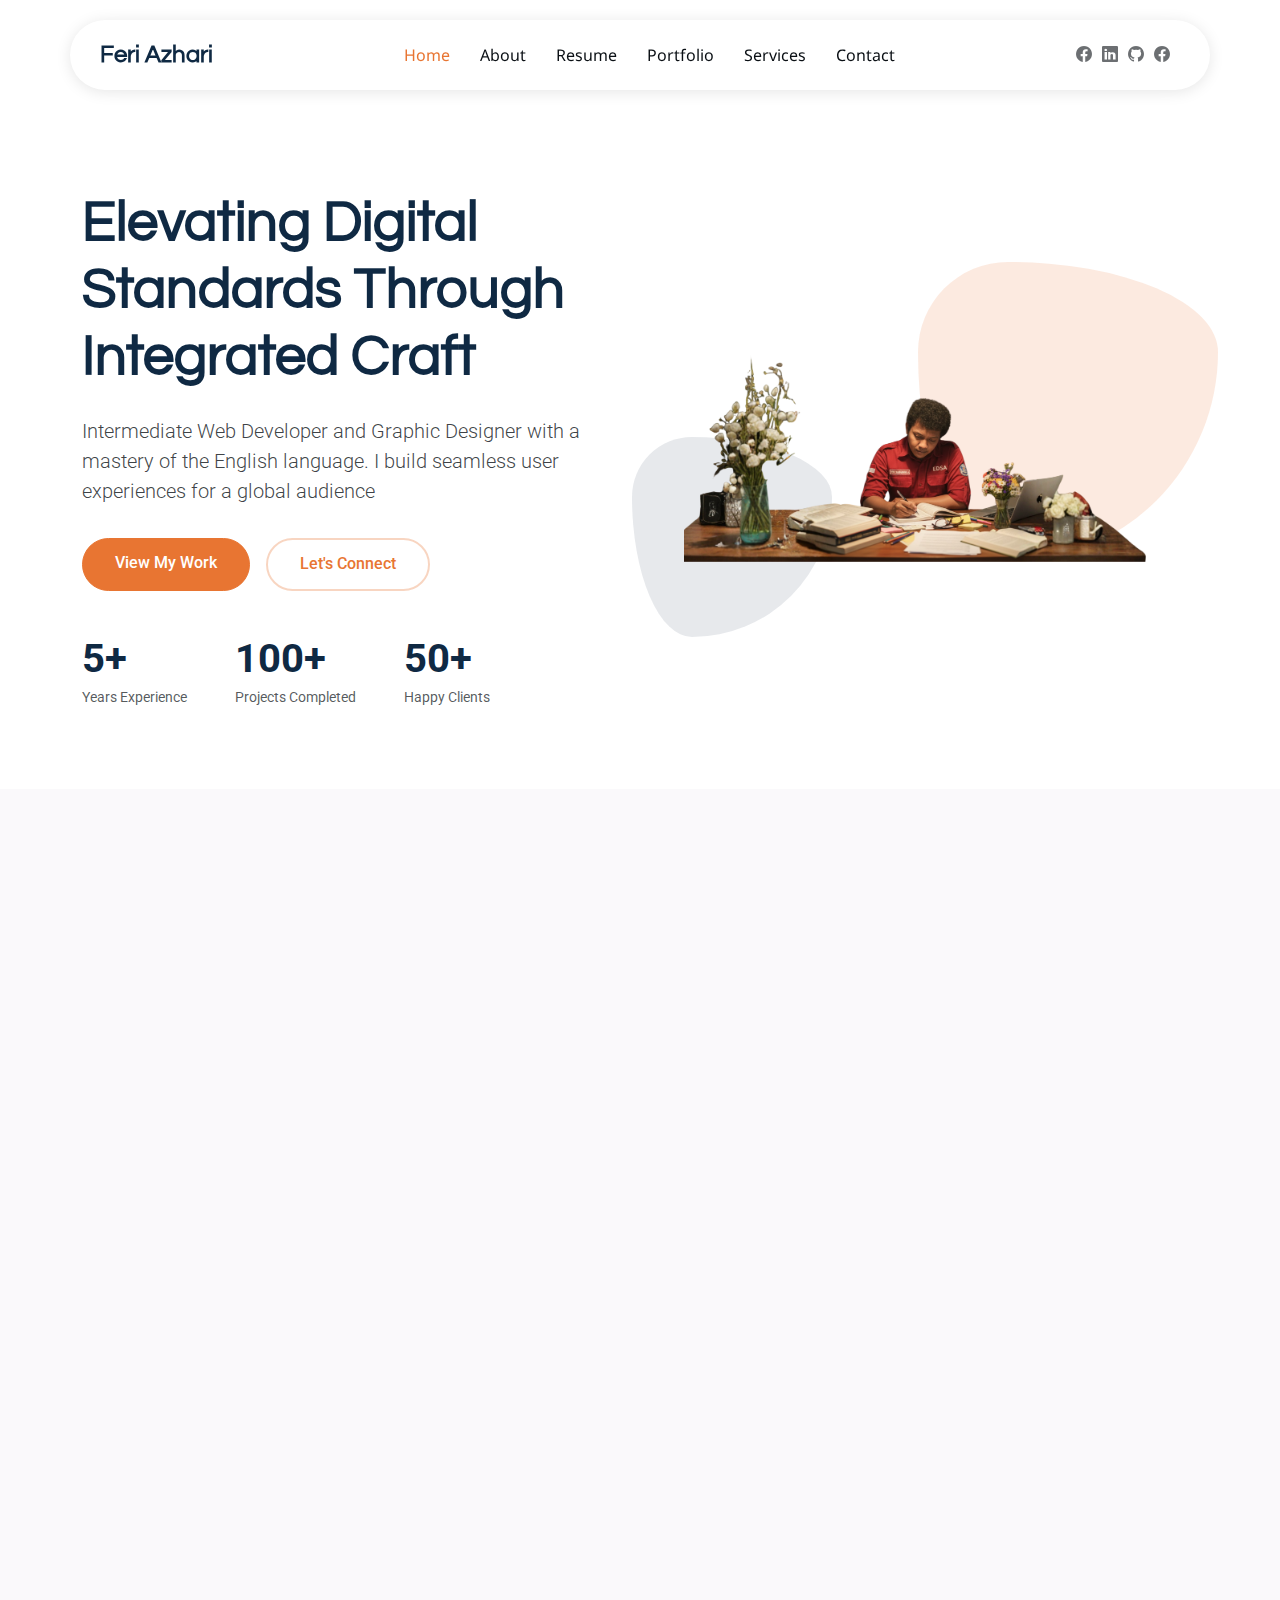
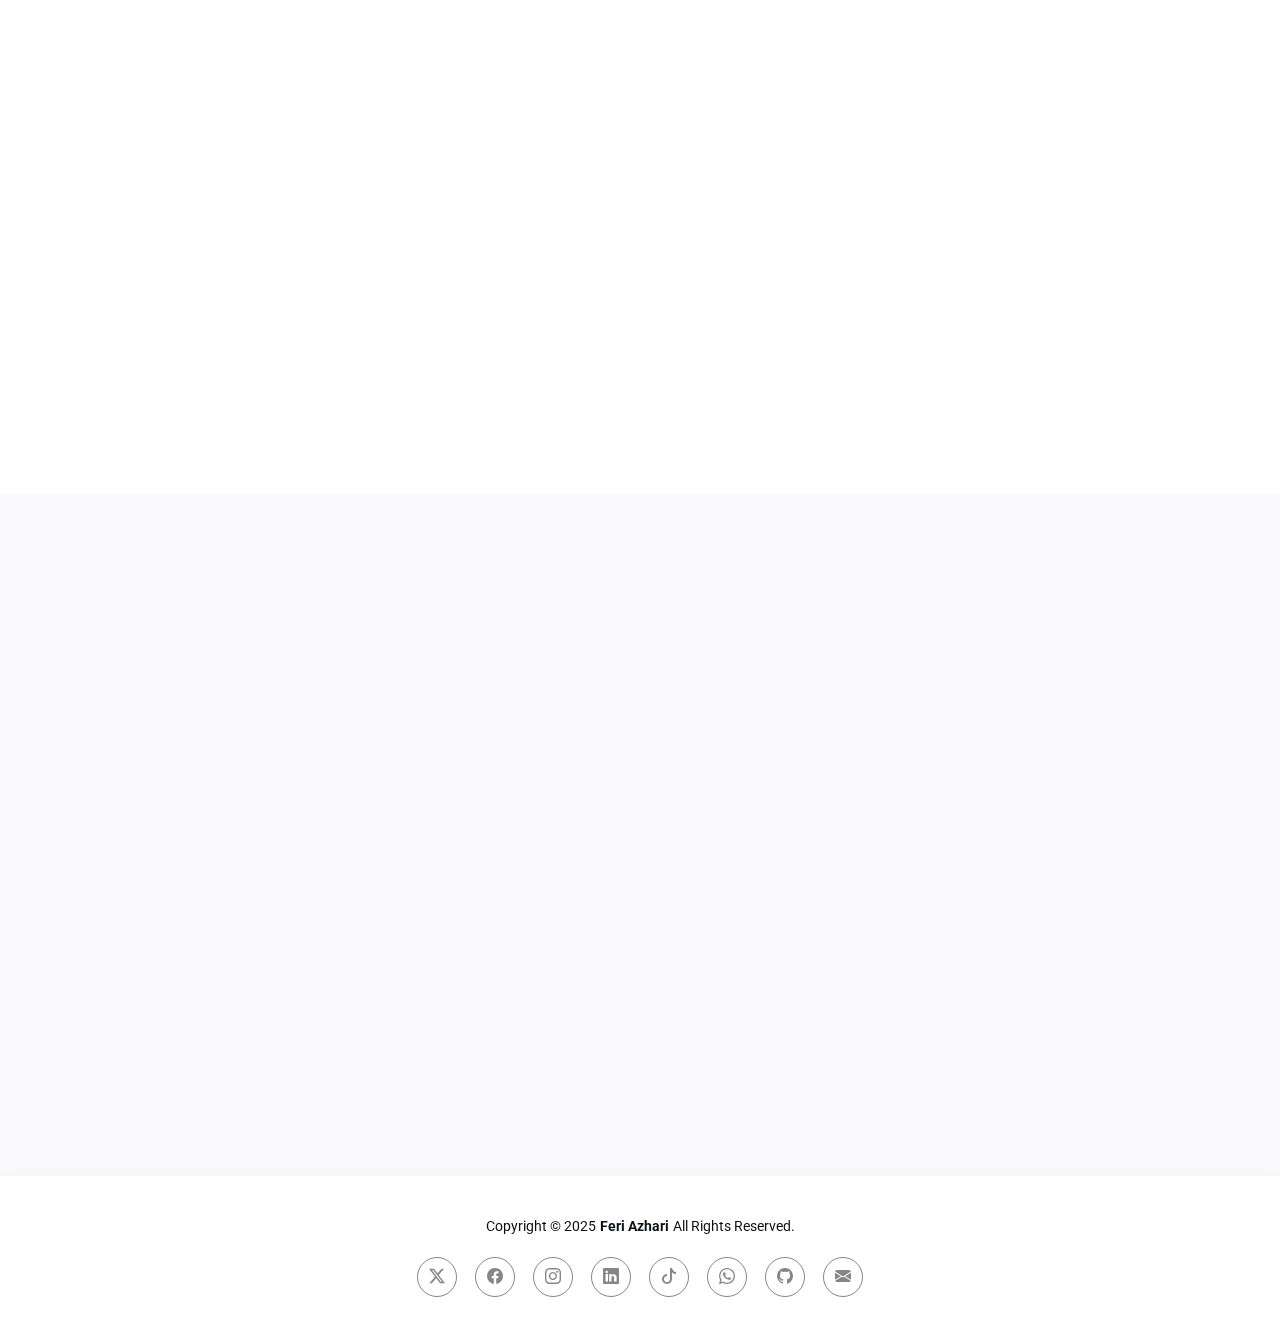
<file: index.html>
<!DOCTYPE html>
<html lang="en">

<head>
  <meta charset="utf-8">
  <meta content="width=device-width, initial-scale=1.0" name="viewport">
  <title>Feri Ramadhan - Portofolio</title>
  <meta name="description" content="">
  <meta name="keywords" content="">

  <!-- Favicons -->
  <link href="assets/img/apple-touch-icon.png" rel="apple-touch-icon">

  <!-- Fonts -->
  <link href="https://fonts.googleapis.com" rel="preconnect">
  <link href="https://fonts.gstatic.com" rel="preconnect" crossorigin>
  <link href="https://fonts.googleapis.com/css2?family=Roboto:ital,wght@0,100;0,300;0,400;0,500;0,700;0,900;1,100;1,300;1,400;1,500;1,700;1,900&family=Noto+Sans:ital,wght@0,100;0,200;0,300;0,400;0,500;0,600;0,700;0,800;0,900;1,100;1,200;1,300;1,400;1,500;1,600;1,700;1,800;1,900&family=Questrial:wght@400&display=swap" rel="stylesheet">

  <!-- Vendor CSS Files -->
  <link href="assets/vendor/bootstrap/css/bootstrap.min.css" rel="stylesheet">
  <link href="assets/vendor/bootstrap-icons/bootstrap-icons.css" rel="stylesheet">
  <link href="assets/vendor/aos/aos.css" rel="stylesheet">
  <link href="assets/vendor/glightbox/css/glightbox.min.css" rel="stylesheet">
  <link href="assets/vendor/swiper/swiper-bundle.min.css" rel="stylesheet">

  <!-- Main CSS File -->
  <link href="assets/css/main.css" rel="stylesheet">
  <link rel="icon" href="assets/img/favicon.ico" type="image/x-icon">

</head>

<body class="index-page">

  <header id="header" class="header d-flex align-items-center sticky-top">
    <div class="header-container container-fluid container-xl position-relative d-flex align-items-center justify-content-between">

      <a href="index.html" class="logo d-flex align-items-center me-auto me-xl-0">
        <h1 class="sitename"><b>Feri Azhari</b></h1>
      </a>

      <nav id="navmenu" class="navmenu">
        <ul>
          <li><a href="#hero" class="active">Home</a></li>
          <li><a href="#about">About</a></li>
          <li><a href="#resume">Resume</a></li>
          <li><a href="#portfolio">Portfolio</a></li>
          <li><a href="#services">Services</a></li>
          <li><a href="#contact">Contact</a></li>
        </ul>
        <i class="mobile-nav-toggle d-xl-none bi bi-list"></i>
      </nav>

      <div class="header-social-links">
        <a href="#" class="facebook"><i class="bi bi-facebook"></i></a>
        <a href="#" class="linkedin"><i class="bi bi-linkedin"></i></a>
        <a href="#" class="github"><i class="bi bi-github"></i></a>
        <a href="#" class="facebook"><i class="bi bi-facebook"></i></a>
      </div>

    </div>
  </header>

  <main class="main">

    <!-- Hero Section -->
    <section id="hero" class="hero section">

      <div class="container" data-aos="fade-up" data-aos-delay="100">

        <div class="row align-items-center content">
          <div class="col-lg-6" data-aos="fade-up" data-aos-delay="200">
            <h2>Elevating Digital Standards Through Integrated Craft</h2>
            <p class="lead">Intermediate Web Developer and Graphic Designer with a mastery of the English language. I build seamless user experiences for a global audience</p>
            <div class="cta-buttons" data-aos="fade-up" data-aos-delay="300">
              <a href="#portfolio" class="btn btn-primary">View My Work</a>
              <a href="#contact" class="btn btn-outline">Let's Connect</a>
            </div>
            <div class="hero-stats" data-aos="fade-up" data-aos-delay="400">
              <div class="stat-item">
                <span class="stat-number">5+</span>
                <span class="stat-label">Years Experience</span>
              </div>
              <div class="stat-item">
                <span class="stat-number">100+</span>
                <span class="stat-label">Projects Completed</span>
              </div>
              <div class="stat-item">
                <span class="stat-number">50+</span>
                <span class="stat-label">Happy Clients</span>
              </div>
            </div>
          </div>
          <div class="col-lg-6">
            <div class="hero-image">
              <img src="assets/img/profile/Feri Ramadhan - 1.png" alt="Portfolio Hero Image" class="img-fluid" data-aos="zoom-out" data-aos-delay="300">
              <div class="shape-1"></div>
              <div class="shape-2"></div>
            </div>
          </div>
        </div>

      </div>

    </section><!-- /Hero Section -->

    <!-- About Section -->
    <section id="about" class="about section light-background">

      <!-- Section Title -->
      <div class="container section-title" data-aos="fade-up">
        <h2>About</h2>
        <div class="title-shape">
          <svg viewBox="0 0 200 20" xmlns="http://www.w3.org/2000/svg">
            <path d="M 0,10 C 40,0 60,20 100,10 C 140,0 160,20 200,10" fill="none" stroke="currentColor" stroke-width="2"></path>
          </svg>
        </div>
        <p>Versatile Web Developer and Graphic Designer with extensive experience in creating seamless digital experiences. Expertise ranges from network/internet installation to professional visual branding using Adobe Photoshop and Canva. I pride myself on being a highly adaptable problem-solver who excels at communicating with diverse clients. My goal is to utilize my proficiency in Microsoft Office and modern design tools to help organizations build a strong, functional, and aesthetic digital presence.</p>
      </div><!-- End Section Title -->

      <div class="container" data-aos="fade-up" data-aos-delay="100">

        <div class="row align-items-center">
          <div class="col-lg-6 position-relative" data-aos="fade-right" data-aos-delay="200">
            <div class="about-image">
              <img src="assets/img/profile/Feri Ramadhan - 2.png" alt="Profile Image" class="img-fluid rounded-4">
            </div>
          </div>

          <div class="col-lg-6" data-aos="fade-left" data-aos-delay="300">
            <div class="about-content">
              <span class="subtitle">About Me</span>

              <h2>Graphic Designer &amp; Web Developer</h2>
              <p class="lead mb-4">Web Developer & Graphic Designer with a technical background in internet installation. Expert in Adobe Photoshop, Canva, and Microsoft Office. Dedicated to delivering high-quality digital solutions and visual excellence for organizations.</p>

              <p class="mb-4">Passionate about combining technical precision with creative design to help your business stand out.</p>

              <div class="personal-info">
                <div class="row g-4">
                  <div class="col-6">
                    <div class="info-item">
                      <span class="label">Name</span>
                      <span class="value">Feri Ramadhan Azhari</span>
                    </div>
                  </div>

                  <div class="col-6">
                    <div class="info-item">
                      <span class="label">Phone</span>
                      <span class="value">+6289 9503 9446</span>
                    </div>
                  </div>

                  <div class="col-6">
                    <div class="info-item">
                      <span class="label">Age</span>
                      <span class="value">21 Years</span>
                    </div>
                  </div>

                  <div class="col-6">
                    <div class="info-item">
                      <span class="label">Email</span>
                      <span class="value">feriramadhanazhari@gmail.com</span>
                    </div>
                  </div>

                  <div class="col-6">
                    <div class="info-item">
                      <span class="label">Occupation</span>
                      <span class="value">English Education Student</span>
                    </div>
                  </div>

                  <div class="col-6">
                    <div class="info-item">
                      <span class="label">Address</span>
                      <span class="value">Banda Aceh, Indonesia</span>
                    </div>
                  </div>
                </div>
              </div>

              <div class="signature mt-4">
                <div class="signature-image">
                  <img src="assets/img/misc/signature-1.webp" alt="" class="img-fluid">
                </div>
                <div class="signature-info">
                  <h4>Feri Ramadhan Azhari</h4>
                  <p>Banda Aceh, Indonesia</p>
                </div>
              </div>
            </div>
          </div>
        </div>

      </div>

    </section>

    <!-- Skills Section -->
    <section id="skills" class="skills section">
      <div class="container" data-aos="fade-up" data-aos-delay="100">
        <div class="row g-4 skills-animation">

          <div class="col-md-6 col-lg-3" data-aos="fade-up" data-aos-delay="100">
            <div class="skill-box">
              <h3>HTML</h3>
              <p>Crafting clean, well-structured code to build solid foundations.</p>
              <span class="text-end d-block">84%</span>
              <div class="progress">
                <div class="progress-bar" role="progressbar" aria-valuenow="84" aria-valuemin="0" aria-valuemax="100"></div>
              </div>
            </div>
          </div>

          <div class="col-md-6 col-lg-3" data-aos="fade-up" data-aos-delay="200">
            <div class="skill-box">
              <h3>CSS</h3>
              <p>Designing responsive and visually stunning layouts.</p>
              <span class="text-end d-block">76%</span>
              <div class="progress">
                <div class="progress-bar" role="progressbar" aria-valuenow="76" aria-valuemin="0" aria-valuemax="100"></div>
              </div>
            </div>
          </div>

          <div class="col-md-6 col-lg-3" data-aos="fade-up" data-aos-delay="300">
            <div class="skill-box">
              <h3>JavaScript</h3>
              <p>Implementing interactive features and dynamic functionality.</p>
              <span class="text-end d-block">52%</span>
              <div class="progress">
                <div class="progress-bar" role="progressbar" aria-valuenow="52" aria-valuemin="0" aria-valuemax="100"></div>
              </div>
            </div>
          </div>

          <div class="col-md-6 col-lg-3" data-aos="fade-up" data-aos-delay="400">
            <div class="skill-box">
              <h3>Photoshop</h3>
              <p>Creating professional visual assets and branding materials.</p>
              <span class="text-end d-block">88%</span>
              <div class="progress">
                <div class="progress-bar" role="progressbar" aria-valuenow="88" aria-valuemin="0" aria-valuemax="100"></div>
              </div>
            </div>
          </div>

          <div class="col-md-6 col-lg-3" data-aos="fade-up" data-aos-delay="500">
            <div class="skill-box">
              <h3>Canva</h3>
              <p>Designing creative and engaging digital content for social media.</p>
              <span class="text-end d-block">97%</span>
              <div class="progress">
                <div class="progress-bar" role="progressbar" aria-valuenow="97" aria-valuemin="0" aria-valuemax="100"></div>
              </div>
            </div>
          </div>

          <div class="col-md-6 col-lg-3" data-aos="fade-up" data-aos-delay="600">
            <div class="skill-box">
              <h3>Internet Install</h3>
              <p>Setting up stable network infrastructures for home and office.</p>
              <span class="text-end d-block">86%</span>
              <div class="progress">
                <div class="progress-bar" role="progressbar" aria-valuenow="86" aria-valuemin="0" aria-valuemax="100"></div>
              </div>
            </div>
          </div>

          <div class="col-md-6 col-lg-3" data-aos="fade-up" data-aos-delay="700">
            <div class="skill-box">
              <h3>MS Office</h3>
              <p>Optimizing workflows with professional document management.</p>
              <span class="text-end d-block">88%</span>
              <div class="progress">
                <div class="progress-bar" role="progressbar" aria-valuenow="88" aria-valuemin="0" aria-valuemax="100"></div>
              </div>
            </div>
          </div>

          <div class="col-md-6 col-lg-3" data-aos="fade-up" data-aos-delay="800">
            <div class="skill-box">
              <h3>English Teaching</h3>
              <p>Delivering effective language training for professionals.</p>
              <span class="text-end d-block">47%</span>
              <div class="progress">
                <div class="progress-bar" role="progressbar" aria-valuenow="47" aria-valuemin="0" aria-valuemax="100"></div>
              </div>
            </div>
          </div>

        </div>
      </div>
    </section>

    <!-- Resume Section -->
    <section id="resume" class="resume section">

      <!-- Section Title -->
      <div class="container section-title" data-aos="fade-up">
        <h2>Resume</h2>
        <div class="title-shape">
          <svg viewBox="0 0 200 20" xmlns="http://www.w3.org/2000/svg">
            <path d="M 0,10 C 40,0 60,20 100,10 C 140,0 160,20 200,10" fill="none" stroke="currentColor" stroke-width="2"></path>
          </svg>
        </div>
        <p>Highlighting my career milestones and technical proficiency in the digital and creative industries</p>
      </div><!-- End Section Title -->

      <div class="container" data-aos="fade-up" data-aos-delay="100">

        <div class="row">
          <div class="col-12">
            <div class="resume-wrapper">
              <div class="resume-block" data-aos="fade-up">
                <h2>Work Experience</h2>
                <p class="lead">A record of professional experience leading creative teams and executing technical digital projects in organizational environments.</p>

                <div class="timeline">
                  <div class="timeline-item" data-aos="fade-up" data-aos-delay="200">
                    <div class="timeline-left">
                      <h4 class="company">EDSA</h4>
                      <p style="color: #0f2943;">English Department Student Association
                        <div class="social-links" style="padding-top: 0px; padding-bottom: 0px;">
                        <a href="https://edsaarraniry.web.id/" target="_blank"><i class="bi bi-globe"></i></a>
                        </div>
                      </p>
                      <span class="period">Jan, 2025 - Current</span>
                    </div>
                    
                    <div class="timeline-dot"></div>
                    <div class="timeline-right">
                      <h3 class="position">Head of Information & Technology Division</h3>
                      <p class="description">As the Head of Publication and Documentation at EDSA, I lead a creative team of editors, photographers, and writers to manage and disseminate information across Instagram and TikTok. I am responsible for the end-to-end development of the EDSA official website and consistently serve as the Lead Coordinator for all divisional projects during major events. By utilizing Adobe Photoshop, Canva, and CapCut, I transform complex organizational data into high-quality digital content and well-structured information, ensuring professional branding and clear communication for every program we execute.</p>
                      <div class="mt-3">
                        <a href="Sertifikat/LKS It Software Solutions for Bussiness 2021.pdf" target="_blank" class="btn-cert">
                          <i class="bi bi-file-earmark-pdf-fill"></i> View Certificate
                        </a>
                      </div>
                    </div>
                  </div>

                  <div class="timeline-item" data-aos="fade-up" data-aos-delay="200">
                    <div class="timeline-left">
                      <h4 class="company">Darul Ihsan Internship</h4>
                      <span class="period">Jan, 2025 - Current</span>
                    </div>
                    
                    <div class="timeline-dot"></div>
                    <div class="timeline-right">
                      <h3 class="position">Curriculum Development Intern</h3>
                      <p class="description">Completed a specialized internship for the English Course Design program, where I developed a comprehensive English teaching module for 11th-grade students tailored to the school's specific environment. Working under the direct mentorship of a senior English teacher, I utilized Microsoft Office to structure educational content and Canva to design engaging visual learning materials. This experience combined instructional design with professional information management to ensure the module was both pedagogically sound and visually accessible for students.</p>
                    </div>
                  </div>

                  <div class="timeline-item" data-aos="fade-up" data-aos-delay="200">
                    <div class="timeline-left">
                      <h4 class="company">EDSA</h4>
                      <p style="color: #0f2943;">English Department Student Association
                        <div class="social-links" style="padding-top: 0px; padding-bottom: 0px;">
                        <a href="https://edsaarraniry.web.id/" target="_blank"><i class="bi bi-globe"></i></a>
                        </div>
                      </p>
                      <span class="period">Jan, 2025 - Current</span>
                    </div>
                    
                    <div class="timeline-dot"></div>
                    <div class="timeline-right">
                      <h3 class="position">Staff of Information & Technology Division</h3>
                      <p class="description">As the Head of Publication and Documentation at EDSA, I lead a creative team of editors, photographers, and writers to manage and disseminate information across Instagram and TikTok. I am responsible for the end-to-end development of the EDSA official website and consistently serve as the Lead Coordinator for all divisional projects during major events. By utilizing Adobe Photoshop, Canva, and CapCut, I transform complex organizational data into high-quality digital content and well-structured information, ensuring professional branding and clear communication for every program we execute.</p>
                      <div class="mt-3">
                        <a href="Sertifikat/SK EDSA UIN AR-RANIRY.pdf" target="_blank" class="btn-cert">
                          <i class="bi bi-file-earmark-pdf-fill"></i> View Certificate
                        </a>
                      </div>
                    </div>
                  </div>

                  <div class="timeline-item" data-aos="fade-up" data-aos-delay="200">
                    <div class="timeline-left">
                      <h4 class="company">Network & Technical Intern</h4>
                      <span class="period">Jan, 2025 - Current</span>
                    </div>
                    
                    <div class="timeline-dot"></div>
                    <div class="timeline-right">
                      <h3 class="position">ICT CENTER UIN AR-RANIRY IT Support & Web Development Intern</h3>
                      <p class="description">Contributed to the university's digital infrastructure by executing end-to-end network installations, including fiber optic cabling, router and repeater configuration, and LAN/RJ45 deployment for specialized campus facilities. Additionally, I collaborated with the ICT staff in the development of the UIN Ar-Raniry official website, bridging the gap between hardware connectivity and web-based digital services. This role demanded high technical precision in both physical network maintenance and modern web development workflows.</p>
                      <div class="mt-3">
                        <a href="Sertifikat/LKS It Software Solutions for Bussiness 2021.pdf" target="_blank" class="btn-cert">
                          <i class="bi bi-file-earmark-pdf-fill"></i> View Certificate
                        </a>
                      </div>
                    </div>
                  </div>
                </div>
              </div>

              <div class="resume-block" data-aos="fade-up" data-aos-delay="100">
                <h2>My Education</h2>
                <p class="lead">A diverse academic background combining technical expertise in Computer & Network Engineering with professional training in English pedagogy and instructional design.</p>

                <div class="timeline">
                  <div class="timeline-item" data-aos="fade-up" data-aos-delay="200">
                    <div class="timeline-left">
                      <h4 class="company">DARUL IHSAN</h4>
                      <p style="color: #0f2943;">Islamic Boarding School</p>
                      <span class="period">2016 - 2021</span>
                    </div>
                    <div class="timeline-dot"></div>
                    <div class="timeline-right">
                      <h3 class="position">MTsS Darul Ihsan</h3>
                      <p class="description">MTsS Darul Ihsan is a distinguished Islamic educational institution that implements a robust bilingual language system. The school places a strong emphasis on integrating deep religious studies with intensive Arabic and English language development to prepare students for global and spiritual excellence.</p>

                      <h3 class="position">MAK Darul Ihsan</h3>
                      <p class="description">MAK Darul Ihsan is a Vocational Islamic Senior High School specializing in <strong>Computer and Network Engineering (TKJ)</strong>. The institution offers comprehensive training in Computer and Network Engineering (TKJ). The institution focuses on computer systems, network installation, and IT infrastructure while implementing a bilingual language system. By integrating religious studies into the technical curriculum, the school ensures a balanced development of professional IT skills and spiritual values.</p>
                    </div>       
                  </div>

                  <div class="timeline-item" data-aos="fade-up" data-aos-delay="400">
                    <div class="timeline-left">
                      <h4 class="company">AR-RANIRY STATE ISLAMIC UNIVERSITY BANDA ACEH</h4>
                      <span class="period">2022 - Present</span>
                    </div>
                    <div class="timeline-dot"></div>
                    <div class="timeline-right">
                      <h3 class="position">Bachelor’s Degree In English Education</h3>
                      <p class="description">Focusing on English pedagogy and curriculum development, with a strong emphasis on utilizing digital media and technology to enhance modern language learning environments.</p>
                    </div>
                  </div>
                  
                </div>
              </div>

              <div class="resume-block" data-aos="fade-up" data-aos-delay="100">
                <h2>Awards & Achievements</h2>
                <p class="lead">Demonstrating consistent growth and expertise through provincial-level competitions and professional milestones.</p>
                
                <div class="timeline">
                  <div class="timeline-item" data-aos="fade-up" data-aos-delay="200">
                    <div class="timeline-left">
                      <h4 class="company">Department of Education, Aceh Province</h4>
                      <span class="period">August, 2021</span>
                    </div>
                    <div class="timeline-dot"></div>
                    <div class="timeline-right">
                      <h3 class="position">2nd Winner - IT Software Solutions for Business</h3>
                      <p class="description">Secured 2nd place in the 29th Student Competency Competition (LKS) at the provincial level. Demonstrated advanced proficiency in developing business software solutions, including system analysis, desktop application development, and database management under strict professional standards.</p>
                      <div class="mt-3">
                        <a href="Sertifikat/LKS It Software Solutions for Bussiness 2021.pdf" target="_blank" class="btn-cert">
                          <i class="bi bi-file-earmark-pdf-fill"></i>View Certificate
                        </a>
                      </div>
                    </div>
                    
                  </div>
                </div>  
              </div>

              <div class="resume-block" data-aos="fade-up" data-aos-delay="100">
                <h2>Certifications & Training</h2>
                <p class="lead">Maecenas tempus tellus eget condimentum rhoncus sem quam semper libero sit amet adipiscing.</p>
                
                <div class="timeline">
                  <div class="timeline-item" data-aos="fade-up" data-aos-delay="200">
                    <div class="timeline-left">
                      <h4 class="company">EDSA Fair: Pearl</h4>
                      <span class="period">October, 2023</span>
                    </div>
                    <div class="timeline-dot"></div>
                    <div class="timeline-right">
                      <h3 class="position">Participant</h3>
                      <p class="description">International Seminar held by EDSA under the theme “The Role of Technology in Addressing English Education Challenges in Indonesia”</p>
                      
                      <div class="mt-3">
                        <a href="Sertifikat/Feri Ramadhan Azhari 01.pdf" target="_blank" class="btn-cert">
                          <i class="bi bi-file-earmark-pdf-fill"></i> View Certificate
                        </a>
                      </div>
                    </div>
                  </div>

                  <div class="timeline-item" data-aos="fade-up" data-aos-delay="200">
                    <div class="timeline-left">
                      <h4 class="company">EDSA International Seminar</h4>
                      <span class="period">November, 2025</span>
                    </div>
                    <div class="timeline-dot"></div>
                    <div class="timeline-right">
                      <h3 class="position">Participant</h3>
                      <p class="description">active participation in EDSA International Seminar with the theme “From Classroom to Global Stage: Building Your Public Speaking with Confidence and Clarity”</p>
                      
                      <div class="mt-3">
                        <a href="Sertifikat/International Seminar 2.pdf" target="_blank" class="btn-cert">
                          <i class="bi bi-file-earmark-pdf-fill"></i> View Certificate
                        </a>
                      </div>
                    </div>
                  </div>

                  <div class="timeline-item" data-aos="fade-up" data-aos-delay="200">
                    <div class="timeline-left">
                      <h4 class="company">Faculty of Tarbiyah and Teacher Training International Seminar</h4>
                      <span class="period">August, 2025</span>
                    </div>
                    <div class="timeline-dot"></div>
                    <div class="timeline-right">
                      <h3 class="position">Participant</h3>
                      <p class="description">active participation in Faculty of Tarbiyah and Teacher Training UIN Ar-Raniry International Seminar with the theme “Instructional Technology in Language Teaching: Future Trends”</p>
                      
                      <div class="mt-3">
                        <a href="Sertifikat/International Seminar.pdf" target="_blank" class="btn-cert">
                          <i class="bi bi-file-earmark-pdf-fill"></i> View Certificate
                        </a>
                      </div>
                    </div>
                  </div>

                  <div class="timeline-item" data-aos="fade-up" data-aos-delay="200">
                    <div class="timeline-left">
                      <h4 class="company">EDSA Lecturer Talk</h4>
                      <span class="period">May, 2025</span>
                    </div>
                    <div class="timeline-dot"></div>
                    <div class="timeline-right">
                      <h3 class="position">Participant</h3>
                      <p class="description">active participation in EDSA Lecturer Talk with the theme “From Local To Global : Exploring the Experiences of Lecturers in Europe”</p>
                      
                      <div class="mt-3">
                        <a href="Sertifikat/Lecturer Talk.pdf" target="_blank" class="btn-cert">
                          <i class="bi bi-file-earmark-pdf-fill"></i> View Certificate
                        </a>
                      </div>
                    </div>
                  </div>

                </div>     
                
              </div>
              
            </div>
          </div>
        </div>

      </div>

    </section><!-- /Resume Section -->

    <!-- Portfolio Section -->
    <section id="portfolio" class="portfolio section">

  <div class="container section-title" data-aos="fade-up">
    <h2>Portfolio</h2>
    <div class="title-shape">
      <svg viewBox="0 0 200 20" xmlns="http://www.w3.org/2000/svg">
        <path d="M 0,10 C 40,0 60,20 100,10 C 140,0 160,20 200,10" fill="none" stroke="currentColor" stroke-width="2"></path>
      </svg>
    </div>
    <p>Professional solutions tailored to your needs. Delivering quality in every pixel and code.</p>
  </div><div class="container" data-aos="fade-up" data-aos-delay="100">

    <div class="isotope-layout" data-default-filter="*" data-layout="masonry" data-sort="original-order">

      <div class="portfolio-filters-container text-center" data-aos="fade-up" data-aos-delay="200">
        <ul class="portfolio-filters isotope-filters">
          <li data-filter="*" class="filter-active">All Services</li>
          <li data-filter=".filter-web">Web Development</li>
          <li data-filter=".filter-graphic">Graphic & Branding</li>
          <li data-filter=".filter-academic">Academic Support</li>
          <li data-filter=".filter-tech">Tech Support</li>
        </ul>
      </div>

      <div class="row g-4 isotope-container justify-content-center" data-aos="fade-up" data-aos-delay="300">

        <div class="col-lg-6 col-md-6 portfolio-item isotope-item filter-web">
          <div class="portfolio-card">
            <div class="portfolio-image">
              <img src="assets/img/portfolio/SAPA/SAPA.png" class="img-fluid" alt="Web Development" loading="lazy">
              <div class="portfolio-overlay">
                <div class="portfolio-actions">
                  <a href="assets/img/portfolio/SAPA/SAPA.png" class="glightbox preview-link"><i class="bi bi-zoom-in"></i></a>
                  <a href="SAPA.html" class="details-link"><i class="bi bi-link-45deg"></i></a>
                </div>
              </div>
            </div>
            <div class="portfolio-content">
              <span class="category">Web Development &amp; App</span>
              <h3>SAPA.</h3>
              <p>Building modern, fast, and mobile-friendly websites to boost your digital presence.</p>
            </div>
          </div>
        </div>

        <div class="col-lg-6 col-md-6 portfolio-item isotope-item filter-web">
          <div class="portfolio-card">
            <div class="portfolio-image">
              <img src="assets/img/portfolio/EDSA/1.png" class="img-fluid" alt="Web Development" loading="lazy">
              <div class="portfolio-overlay">
                <div class="portfolio-actions">
                  <a href="assets/img/portfolio/EDSA/1.png" class="glightbox preview-link"><i class="bi bi-zoom-in"></i></a>
                  <a href="EDSA.html" class="details-link"><i class="bi bi-link-45deg"></i></a>
                </div>
              </div>
            </div>
            <div class="portfolio-content">
              <span class="category">Web Development &amp; Design</span>
              <h3>EDSA Official Website</h3>
              <p>Building modern, fast, and mobile-friendly websites to boost your digital presence.</p>
            </div>
          </div>
        </div>

        
        <div class="col-lg-6 col-md-6 portfolio-item isotope-item filter-web">
          <div class="portfolio-card">
            <div class="portfolio-image">
              <img src="assets/img/portfolio/portfolio-2.webp" class="img-fluid" alt="Web Development" loading="lazy">
              <div class="portfolio-overlay">
                <div class="portfolio-actions">
                  <a href="assets/img/portfolio/portfolio-2.webp" class="glightbox preview-link"><i class="bi bi-zoom-in"></i></a>
                  <a href="EDSA.html" class="details-link"><i class="bi bi-link-45deg"></i></a>
                </div>
              </div>
            </div>
            <div class="portfolio-content">
              <span class="category">Web Development &amp; Design</span>
              <h3>EDSA Official Website</h3>
              <p>Building modern, fast, and mobile-friendly websites to boost your digital presence.</p>
            </div>
          </div>
        </div>

        <div class="col-lg-6 col-md-6 portfolio-item isotope-item filter-graphic">
          <div class="portfolio-card">
            <div class="portfolio-image">
              <img src="assets/img/portfolio/portfolio-4.webp" class="img-fluid" alt="Graphic & Branding" loading="lazy">
              <div class="portfolio-overlay">
                <div class="portfolio-actions">
                  <a href="assets/img/portfolio/portfolio-4.webp" class="glightbox preview-link"><i class="bi bi-zoom-in"></i></a>
                  <a href="portfolio-details.html" class="details-link"><i class="bi bi-link-45deg"></i></a>
                </div>
              </div>
            </div>
            <div class="portfolio-content">
              <span class="category">Design & Branding</span>
              <h3>Logo Maker</h3>
              <p>Crafting unique logos and stunning graphic materials that define your brand's personality.</p>
            </div>
          </div>
        </div>

        <div class="col-lg-6 col-md-6 portfolio-item isotope-item filter-graphic">
          <div class="portfolio-card">
            <div class="portfolio-image">
              <img src="assets/img/portfolio/portfolio-4.webp" class="img-fluid" alt="Graphic & Branding" loading="lazy">
              <div class="portfolio-overlay">
                <div class="portfolio-actions">
                  <a href="assets/img/portfolio/portfolio-4.webp" class="glightbox preview-link"><i class="bi bi-zoom-in"></i></a>
                  <a href="portfolio-details.html" class="details-link"><i class="bi bi-link-45deg"></i></a>
                </div>
              </div>
            </div>
            <div class="portfolio-content">
              <span class="category">Design & Branding</span>
              <h3>Shirt Design</h3>
              <p>Crafting unique logos and stunning graphic materials that define your brand's personality.</p>
            </div>
          </div>
        </div>

        <div class="col-lg-6 col-md-6 portfolio-item isotope-item filter-graphic">
          <div class="portfolio-card">
            <div class="portfolio-image">
              <img src="assets/img/portfolio/portfolio-4.webp" class="img-fluid" alt="Graphic & Branding" loading="lazy">
              <div class="portfolio-overlay">
                <div class="portfolio-actions">
                  <a href="assets/img/portfolio/portfolio-4.webp" class="glightbox preview-link"><i class="bi bi-zoom-in"></i></a>
                  <a href="portfolio-details.html" class="details-link"><i class="bi bi-link-45deg"></i></a>
                </div>
              </div>
            </div>
            <div class="portfolio-content">
              <span class="category">Design & Branding</span>
              <h3>Banner Design</h3>
              <p>Crafting unique logos and stunning graphic materials that define your brand's personality.</p>
            </div>
          </div>
        </div>

        <div class="col-lg-6 col-md-6 portfolio-item isotope-item filter-graphic">
          <div class="portfolio-card">
            <div class="portfolio-image">
              <img src="assets/img/portfolio/portfolio-4.webp" class="img-fluid" alt="Graphic & Branding" loading="lazy">
              <div class="portfolio-overlay">
                <div class="portfolio-actions">
                  <a href="assets/img/portfolio/portfolio-4.webp" class="glightbox preview-link"><i class="bi bi-zoom-in"></i></a>
                  <a href="portfolio-details.html" class="details-link"><i class="bi bi-link-45deg"></i></a>
                </div>
              </div>
            </div>
            <div class="portfolio-content">
              <span class="category">Design & Branding</span>
              <h3>social Media Design</h3>
              <p>Crafting unique logos and stunning graphic materials that define your brand's personality.</p>
            </div>
          </div>
        </div>

        <div class="col-lg-6 col-md-6 portfolio-item isotope-item filter-academic">
          <div class="portfolio-card">
            <div class="portfolio-image">
              <img src="assets/img/portfolio/portfolio-8.webp" class="img-fluid" alt="Academic Support" loading="lazy">
              <div class="portfolio-overlay">
                <div class="portfolio-actions">
                  <a href="assets/img/portfolio/portfolio-8.webp" class="glightbox preview-link"><i class="bi bi-zoom-in"></i></a>
                  <a href="portfolio-details.html" class="details-link"><i class="bi bi-link-45deg"></i></a>
                </div>
              </div>
            </div>
            <div class="portfolio-content">
              <span class="category">Academic Solution</span>
              <h3>Assignments & Documents</h3>
              <p>Professional assistance in document formatting, research writing, and presentation design.</p>
            </div>
          </div>
        </div>

        <div class="col-lg-6 col-md-6 portfolio-item isotope-item filter-tech">
          <div class="portfolio-card">
            <div class="portfolio-image">
              <img src="assets/img/portfolio/portfolio-7.webp" class="img-fluid" alt="Tech Support" loading="lazy">
              <div class="portfolio-overlay">
                <div class="portfolio-actions">
                  <a href="assets/img/portfolio/portfolio-7.webp" class="glightbox preview-link"><i class="bi bi-zoom-in"></i></a>
                  <a href="portfolio-details.html" class="details-link"><i class="bi bi-link-45deg"></i></a>
                </div>
              </div>
            </div>
            <div class="portfolio-content">
              <span class="category">Technical Support</span>
              <h3>OS & Software Setup</h3>
              <p>Reliable operating system installation, driver updates, and PC performance optimization.</p>
            </div>
          </div>
        </div>

      </div></div>

  </div>

</section>

  <section id="services" class="services section">

  <div class="container section-title" data-aos="fade-up">
    <h2>Services</h2>
    <div class="title-shape">
      <svg viewBox="0 0 200 20" xmlns="http://www.w3.org/2000/svg">
        <path d="M 0,10 C 40,0 60,20 100,10 C 140,0 160,20 200,10" fill="none" stroke="currentColor" stroke-width="2"></path>
      </svg>
    </div>
    <p>Providing professional technical and creative solutions tailored to your specific needs.</p>
  </div>

  <div class="container" data-aos="fade-up" data-aos-delay="100">
    <div class="row">
      
      <div class="col-lg-4 mb-5 mb-lg-0">
        <div class="position-sticky" style="top: 100px;">
          <h2 class="fw-bold mb-4 servies-title">Integrated Digital & Technical Services</h2>
          <p class="mb-4">
            I offer a unique blend of creative design, academic support, and technical expertise. Whether you need a stunning website design, help with documentation, or a stable network connection, I am here to assist.
          </p>
          <a href="#contact" class="btn btn-outline-primary">Hire Me Now</a>
        </div>
      </div>

      <div class="col-lg-8">
        <div class="row g-4">

          <div class="col-md-6" data-aos="fade-up" data-aos-delay="200">
            <div class="service-item">
              <div class="icon">
                <i class="bi bi-file-earmark-text"></i>
              </div>
              <h3>Document & Presentation</h3>
              <p>Professional assistance for academic papers, PowerPoint presentations, and structured document formatting.</p>
            </div>
          </div>

          <div class="col-md-6" data-aos="fade-up" data-aos-delay="300">
            <div class="service-item">
              <div class="icon">
                <i class="bi bi-window-desktop"></i>
              </div>
              <h3>Web UI/UX Design</h3>
              <p>Designing modern, responsive, and user-friendly interfaces for websites and web applications.</p>
            </div>
          </div>

          <div class="col-md-6" data-aos="fade-up" data-aos-delay="400">
            <div class="service-item">
              <div class="icon">
                <i class="bi bi-palette"></i>
              </div>
              <h3>Graphic Design</h3>
              <p>Creative visual editing for social media content, banners, and digital marketing materials.</p>
            </div>
          </div>

          <div class="col-md-6" data-aos="fade-up" data-aos-delay="500">
            <div class="service-item">
              <div class="icon">
                <i class="bi bi-vector-pen"></i>
              </div>
              <h3>Logo & Branding</h3>
              <p>Custom logo creation and refinement to establish a strong and memorable brand identity.</p>
            </div>
          </div>

          <div class="col-md-6" data-aos="fade-up" data-aos-delay="600">
            <div class="service-item">
              <div class="icon">
                <i class="bi bi-laptop"></i>
              </div>
              <h3>OS & Software Support</h3>
              <p>Complete laptop OS reinstallation, driver updates, and essential software setup for optimal performance.</p>
            </div>
          </div>

          <div class="col-md-6" data-aos="fade-up" data-aos-delay="700">
            <div class="service-item">
              <div class="icon">
                <i class="bi bi-router"></i>
              </div>
              <h3>Network Solutions</h3>
              <p>Installation of LAN infrastructure, Wi-Fi configuration, and network troubleshooting for home or office.</p>
            </div>
          </div>

        </div>
      </div>

    </div>
  </div>

</section>

    <!-- Contact Section -->
    <section id="contact" class="contact section light-background">

      <div class="container" data-aos="fade-up" data-aos-delay="100">

        <div class="row g-5">
          <div class="col-lg-6">
            <div class="content" data-aos="fade-up" data-aos-delay="200">
              <div class="section-category mb-3">Contact</div>
              <h2 class="display-5 mb-4">Ready to Bring Your Ideas to Life?</h2>
              <p class="lead mb-4">Whether you need a stunning website, professional design, or technical support, I am here to help. Let's discuss how we can work together to achieve your goals.</p>

              <div class="contact-info mt-5">
                <div class="info-item d-flex mb-3">
                  <i class="bi bi-envelope-at me-3"></i>
                  <span>feriramadhanazhari@gmail.com</span>
                </div>

                <div class="info-item d-flex mb-3">
                  <i class="bi bi-telephone me-3"></i>
                  <span>+6289 - 9503- 9446</span>
                </div>

                <div class="info-item d-flex mb-4">
                  <i class="bi bi-geo-alt me-3"></i>
                  <span>Batoh, Banda Aceh, Indonesia</span>
                </div>

                <a href="#" class="map-link d-inline-flex align-items-center">
                  Open Map
                  <i class="bi bi-arrow-right ms-2"></i>
                </a>
              </div>
            </div>
          </div>

          <div class="col-lg-6">
            <div class="contact-form card" data-aos="fade-up" data-aos-delay="300">
              <div class="card-body p-4 p-lg-5">

                <form action="https://formspree.io/f/xgoebnvk" method="POST">
                  <div class="row gy-4">

                    <div class="col-12">
                      <input type="text" name="name" class="form-control" placeholder="Your Name" required="">
                    </div>

                    <div class="col-12 ">
                      <input type="email" class="form-control" name="email" placeholder="Your Email" required="">
                    </div>

                    <div class="col-12">
                      <input type="text" class="form-control" name="subject" placeholder="Subject" required="">
                    </div>

                    <div class="col-12">
                      <textarea class="form-control" name="message" rows="6" placeholder="Message" required=""></textarea>
                    </div>

                    <div class="col-12 text-center">
                      <button type="submit" class="btn btn-submit w-100">Send Message</button>
                    </div>

                  </div>
                </form>

              </div>
            </div>
          </div>

        </div>

      </div>

    </section>

  </main>

  <footer id="footer" class="footer">

    <div class="container">
      <div class="copyright text-center ">
        <p><span>Copyright</span> © 2025<strong class="px-1 sitename">Feri Azhari</strong><span>All Rights Reserved.</span></p>
      </div>
      <div class="social-links d-flex justify-content-center flex-wrap gap-2">
        <a href=""><i class="bi bi-twitter-x"></i></a>
        <a href=""><i class="bi bi-facebook"></i></a>
        <a href=""><i class="bi bi-instagram"></i></a>
        <a href=""><i class="bi bi-linkedin"></i></a>
        <a href=""><i class="bi bi-tiktok"></i></a>
        <a href=""><i class="bi bi-whatsapp"></i></a>
        <a href=""><i class="bi bi-github"></i></a>
        <a href=""><i class="bi bi-envelope-fill"></i></a>
      </div>
    </div>

  </footer>

  <!-- Scroll Top -->
  <a href="#" id="scroll-top" class="scroll-top d-flex align-items-center justify-content-center"><i class="bi bi-arrow-up-short"></i></a>

  <!-- Vendor JS Files -->
  <script src="assets/vendor/bootstrap/js/bootstrap.bundle.min.js"></script>
  <script src="assets/vendor/php-email-form/validate.js"></script>
  <script src="assets/vendor/aos/aos.js"></script>
  <script src="assets/vendor/waypoints/noframework.waypoints.js"></script>
  <script src="assets/vendor/glightbox/js/glightbox.min.js"></script>
  <script src="assets/vendor/imagesloaded/imagesloaded.pkgd.min.js"></script>
  <script src="assets/vendor/isotope-layout/isotope.pkgd.min.js"></script>
  <script src="assets/vendor/swiper/swiper-bundle.min.js"></script>

  <!-- Main JS File -->
  <script src="assets/js/main.js"></script>

</body>

</html>
</file>
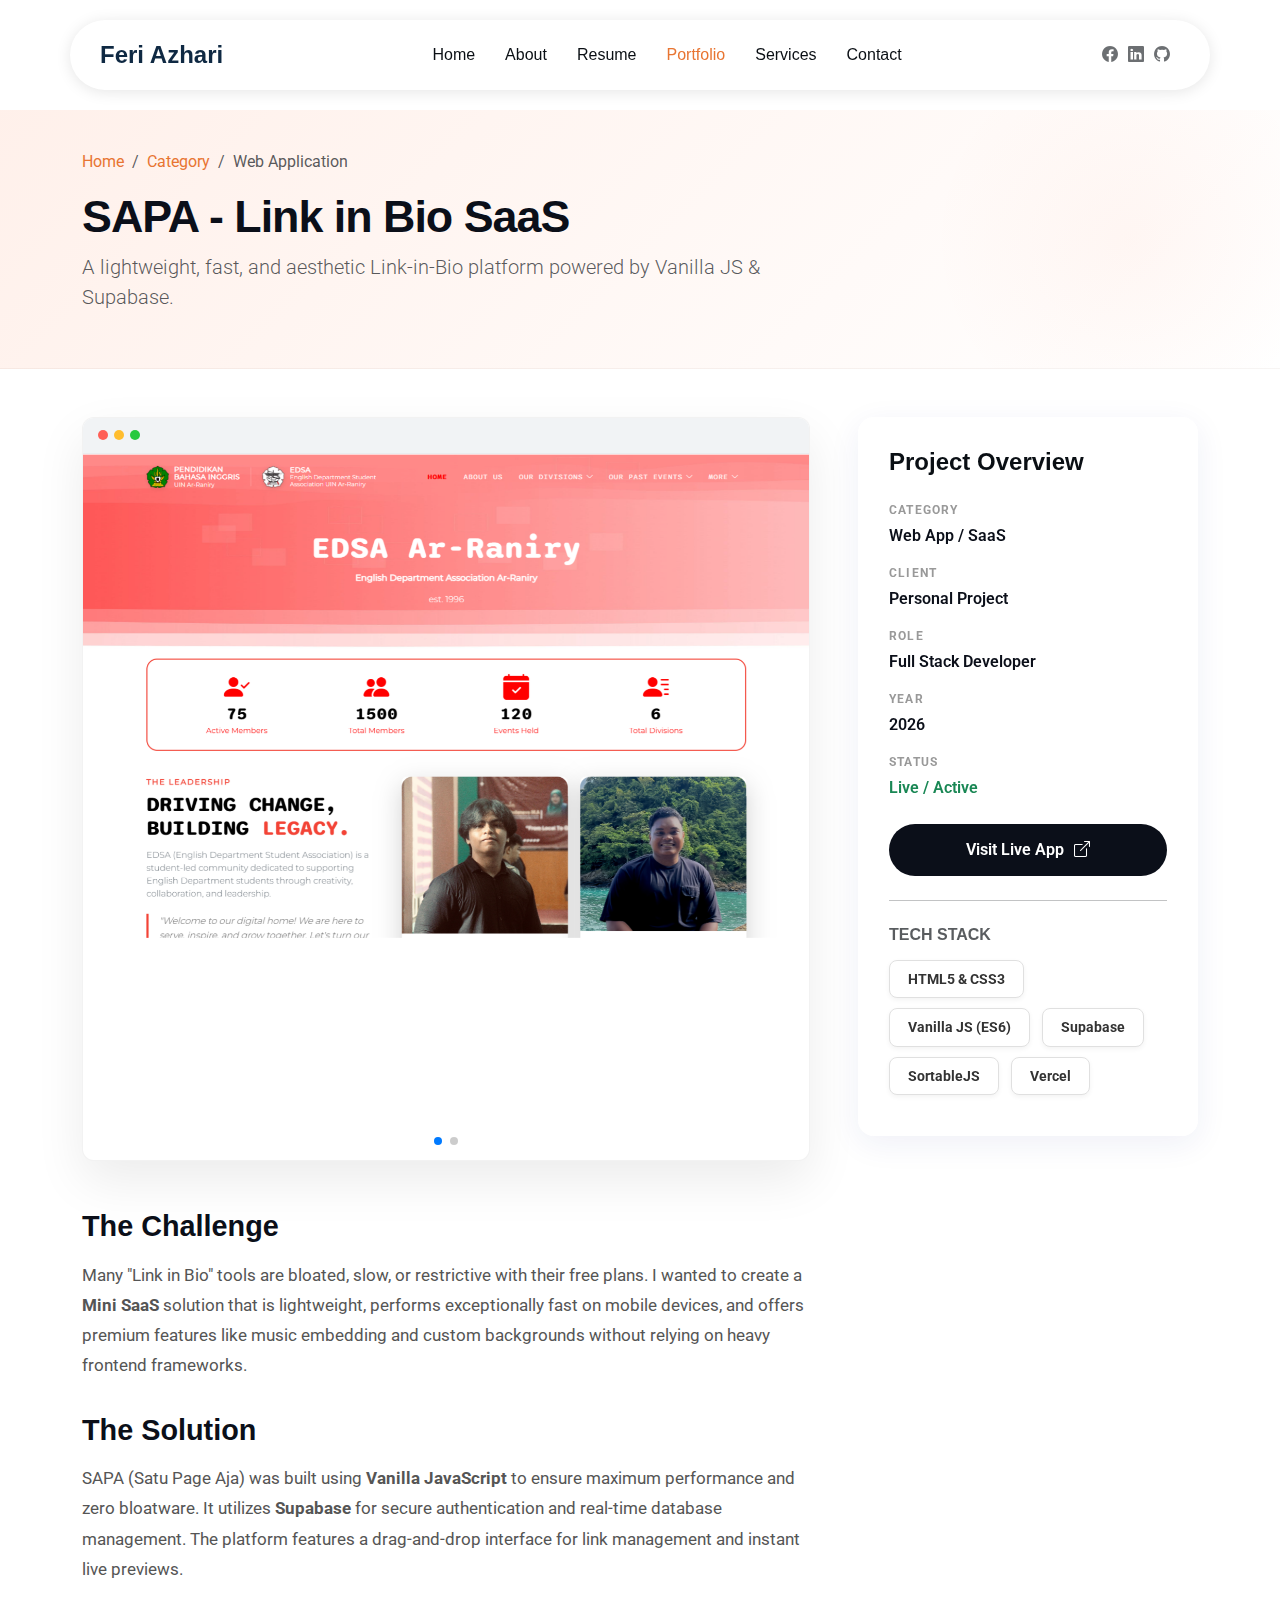
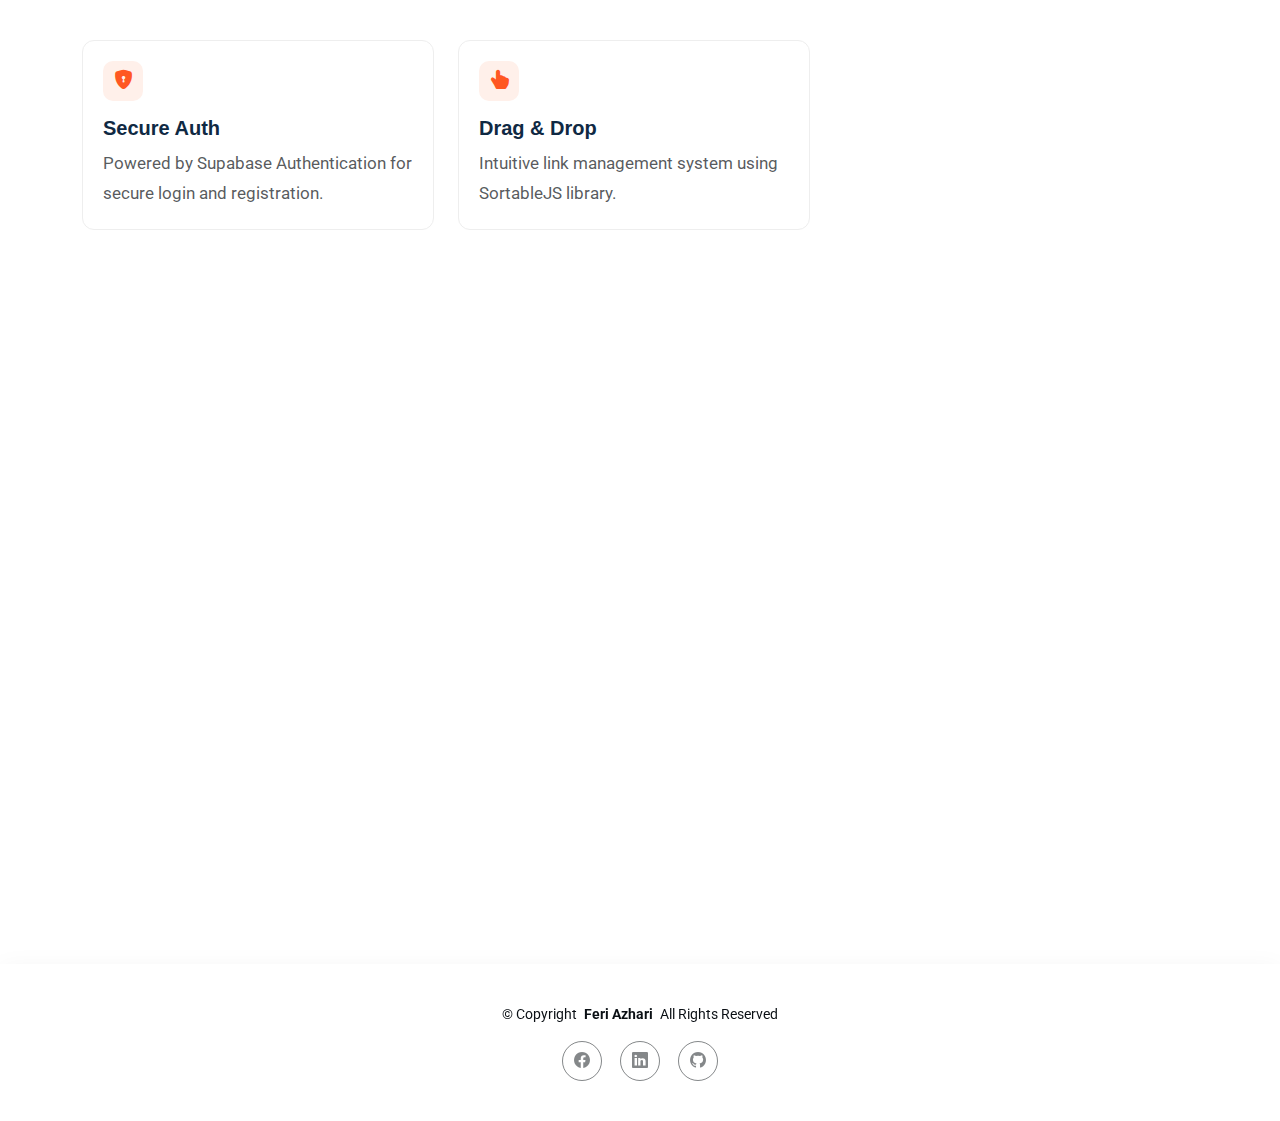
<file: bntar.htm>
<!DOCTYPE html>
<html lang="en">

<head>
  <meta charset="utf-8">
  <meta content="width=device-width, initial-scale=1.0" name="viewport">
  <title>SAPA Project - Feri Azhari</title>
  <meta name="description" content="Case Study: SAPA - Satu Page Aja (Link in Bio SaaS)">
  
  <link href="assets/img/favicon.png" rel="icon">
  <link href="assets/img/apple-touch-icon.png" rel="apple-touch-icon">

  <link rel="preconnect" href="https://fonts.googleapis.com">
  <link rel="preconnect" href="https://fonts.gstatic.com" crossorigin>
  <link href="https://fonts.googleapis.com/css2?family=Plus+Jakarta+Sans:wght@300;400;500;600;700&family=Roboto:ital,wght@0,100;0,300;0,400;0,500;0,700;0,900;1,100;1,300;1,400;1,500;1,700;1,900&display=swap" rel="stylesheet">

  <link href="assets/vendor/bootstrap/css/bootstrap.min.css" rel="stylesheet">
  <link href="assets/vendor/bootstrap-icons/bootstrap-icons.css" rel="stylesheet">
  <link href="assets/vendor/aos/aos.css" rel="stylesheet">
  <link href="assets/vendor/glightbox/css/glightbox.min.css" rel="stylesheet">
  <link href="assets/vendor/swiper/swiper-bundle.min.css" rel="stylesheet">

  <link href="assets/css/main.css" rel="stylesheet">
</head>

<body class="portfolio-details-page">

  <header id="header" class="header d-flex align-items-center sticky-top">
    <div class="header-container container-fluid container-xl position-relative d-flex align-items-center justify-content-between">
      <a href="index.html" class="logo d-flex align-items-center me-auto me-xl-0">
        <h1 class="sitename"><b>Feri Azhari</b></h1>
      </a>
      <nav id="navmenu" class="navmenu">
        <ul>
          <li><a href="index.html#hero">Home</a></li>
          <li><a href="index.html#about">About</a></li>
          <li><a href="index.html#resume">Resume</a></li>
          <li><a href="index.html#portfolio" class="active">Portfolio</a></li>
          <li><a href="index.html#services">Services</a></li>
          <li><a href="index.html#contact">Contact</a></li>
        </ul>
        <i class="mobile-nav-toggle d-xl-none bi bi-list"></i>
      </nav>
      <div class="header-social-links">
        <a href="#" class="facebook"><i class="bi bi-facebook"></i></a>
        <a href="#" class="linkedin"><i class="bi bi-linkedin"></i></a>
        <a href="#" class="github"><i class="bi bi-github"></i></a>
      </div>
    </div>
  </header>

  <main class="main">

    <div class="project-hero">
      <div class="container">
        <div class="row">
          <div class="col-lg-8" data-aos="fade-right">
            <nav aria-label="breadcrumb">
              <ol class="breadcrumb mb-3">
                <li class="breadcrumb-item"><a href="index.html">Home</a></li>
                <li class="breadcrumb-item"><a href="index.html#portfolio">Category</a></li>
                <li class="breadcrumb-item active" aria-current="page">Web Application</li>
              </ol>
            </nav>
            <h1>SAPA - Link in Bio SaaS</h1>
            <p class="lead text-muted">A lightweight, fast, and aesthetic Link-in-Bio platform powered by Vanilla JS & Supabase.</p>
          </div>
        </div>
      </div>
    </div>

    <section id="portfolio-details" class="portfolio-details section pt-5">
      <div class="container" data-aos="fade-up">
        <div class="row g-5">
          
          <div class="col-lg-8">
            
            <div class="browser-frame mb-5">
              <div class="browser-header">
                <div class="browser-dot red"></div>
                <div class="browser-dot yellow"></div>
                <div class="browser-dot green"></div>
              </div>
              <div class="portfolio-details-slider swiper init-swiper">
                <script type="application/json" class="swiper-config">
                  {
                    "loop": true, "speed": 800, "autoplay": { "delay": 4000 }, "slidesPerView": "auto",
                    "effect": "fade", "pagination": { "el": ".swiper-pagination", "type": "bullets", "clickable": true }
                  }
                </script>
                <div class="swiper-wrapper">
                  <div class="swiper-slide"><img src="assets/img/portfolio/EDSA/1.png" alt="SAPA Dashboard"></div>
                  <div class="swiper-slide"><img src="assets/img/portfolio/EDSA/Screenshot 2025-12-30 224824.png" alt="SAPA Profile Page"></div>
                </div>
                <div class="swiper-pagination"></div>
              </div>
            </div>

            <div class="content-area">
              <h2>The Challenge</h2>
              <p>Many "Link in Bio" tools are bloated, slow, or restrictive with their free plans. I wanted to create a <strong>Mini SaaS</strong> solution that is lightweight, performs exceptionally fast on mobile devices, and offers premium features like music embedding and custom backgrounds without relying on heavy frontend frameworks.</p>
              
              <h2>The Solution</h2>
              <p>SAPA (Satu Page Aja) was built using <strong>Vanilla JavaScript</strong> to ensure maximum performance and zero bloatware. It utilizes <strong>Supabase</strong> for secure authentication and real-time database management. The platform features a drag-and-drop interface for link management and instant live previews.</p>

              <div class="row g-4 mt-2">
                <div class="col-md-6">
                  <div class="feature-item">
                    <div class="feature-icon"><i class="bi bi-shield-lock-fill"></i></div>
                    <h5 class="fw-bold">Secure Auth</h5>
                    <p class="small text-muted mb-0">Powered by Supabase Authentication for secure login and registration.</p>
                  </div>
                </div>
                <div class="col-md-6">
                  <div class="feature-item">
                    <div class="feature-icon"><i class="bi bi-hand-index-thumb-fill"></i></div>
                    <h5 class="fw-bold">Drag & Drop</h5>
                    <p class="small text-muted mb-0">Intuitive link management system using SortableJS library.</p>
                  </div>
                </div>
              </div>
            </div>

            <div class="mobile-wrapper" data-aos="zoom-in" data-aos-delay="200">
              <h4 class="mb-4 fw-bold">Mobile Optimized Profile</h4>
              <img src="assets/img/portfolio/EDSA/mobile.png" alt="Mobile Responsive Mockup" class="img-fluid mobile-mockup">
            </div>

          </div>

          <div class="col-lg-4">
            <div class="info-card" data-aos="fade-left" data-aos-delay="100">
              <h3 class="mb-4 fw-bold h4">Project Overview</h3>
              <ul class="list-unstyled mb-4">
                <li class="mb-3"><span class="info-label">Category</span><span class="info-value mb-0">Web App / SaaS</span></li>
                <li class="mb-3"><span class="info-label">Client</span><span class="info-value mb-0">Personal Project</span></li>
                <li class="mb-3"><span class="info-label">Role</span><span class="info-value mb-0">Full Stack Developer</span></li>
                <li class="mb-3"><span class="info-label">Year</span><span class="info-value mb-0">2026</span></li>
                <li class="mb-3"><span class="info-label">Status</span><span class="info-value mb-0 text-success">Live / Active</span></li>
              </ul>
              
              <div class="text-center mb-4">
                <a href="https://sapain.my.id" target="_blank" class="btn-live">
                  Visit Live App <i class="bi bi-box-arrow-up-right"></i>
                </a>
              </div>
              
              <hr class="my-4 opacity-25">

              <h3 class="mb-3 h6 fw-bold text-uppercase text-muted">Tech Stack</h3>
              <div class="project-tech-stack">
                <span class="tech-pill">HTML5 & CSS3</span>
                <span class="tech-pill">Vanilla JS (ES6)</span>
                <span class="tech-pill">Supabase</span>
                <span class="tech-pill">SortableJS</span>
                <span class="tech-pill">Vercel</span>
              </div>
            </div>
          </div>

        </div>
      </div>
    </section>

  </main>

  <footer id="footer" class="footer">
    <div class="container text-center">
      <div class="copyright">
        <p>© <span>Copyright</span> <strong class="px-1 sitename">Feri Azhari</strong> <span>All Rights Reserved</span></p>
      </div>
      <div class="social-links d-flex justify-content-center mt-3">
        <a href=""><i class="bi bi-facebook"></i></a>
        <a href=""><i class="bi bi-linkedin"></i></a>
        <a href=""><i class="bi bi-github"></i></a>
      </div>
    </div>
  </footer>

  <a href="#" id="scroll-top" class="scroll-top d-flex align-items-center justify-content-center"><i class="bi bi-arrow-up-short"></i></a>

  <script src="assets/vendor/bootstrap/js/bootstrap.bundle.min.js"></script>
  <script src="assets/vendor/aos/aos.js"></script>
  <script src="assets/vendor/glightbox/js/glightbox.min.js"></script>
  <script src="assets/vendor/swiper/swiper-bundle.min.js"></script>
  <script src="assets/vendor/imagesloaded/imagesloaded.pkgd.min.js"></script>
  <script src="assets/vendor/isotope-layout/isotope.pkgd.min.js"></script>
  <script src="assets/js/main.js"></script>

</body>
</html>
</file>
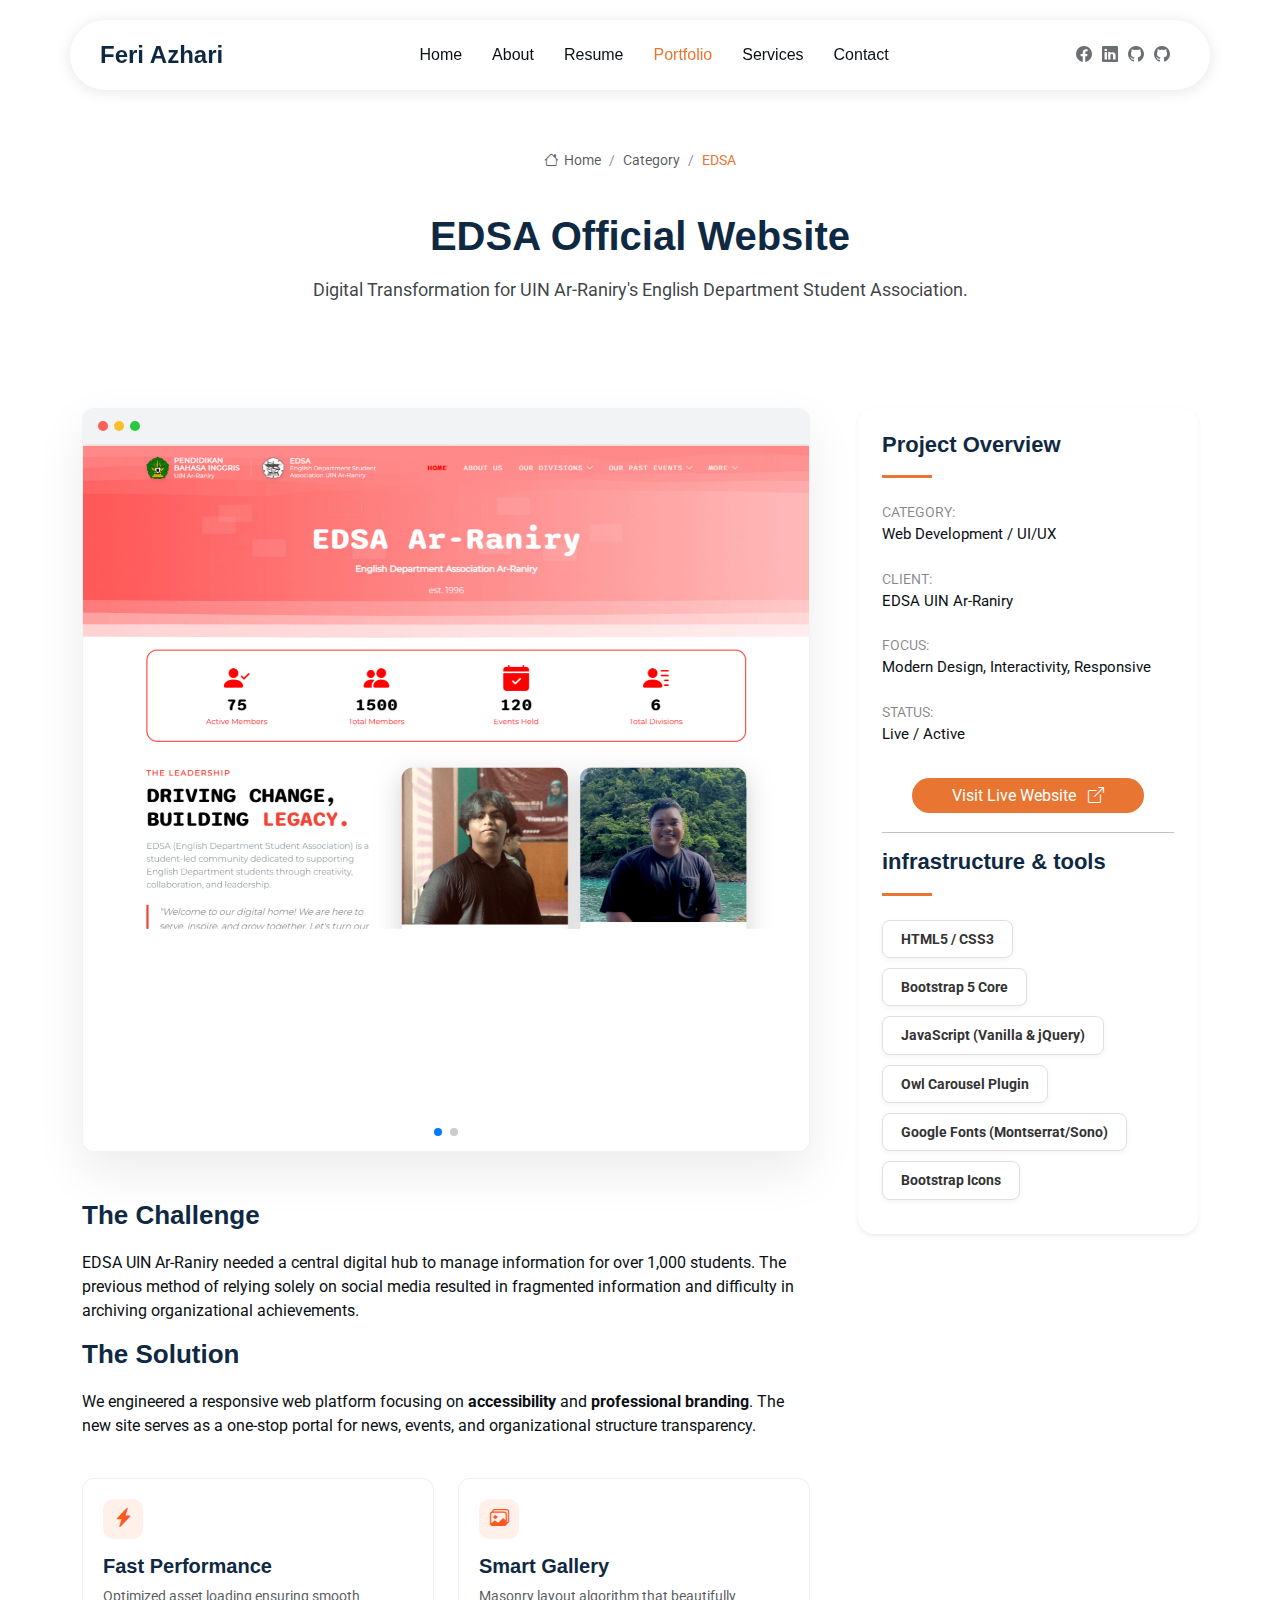
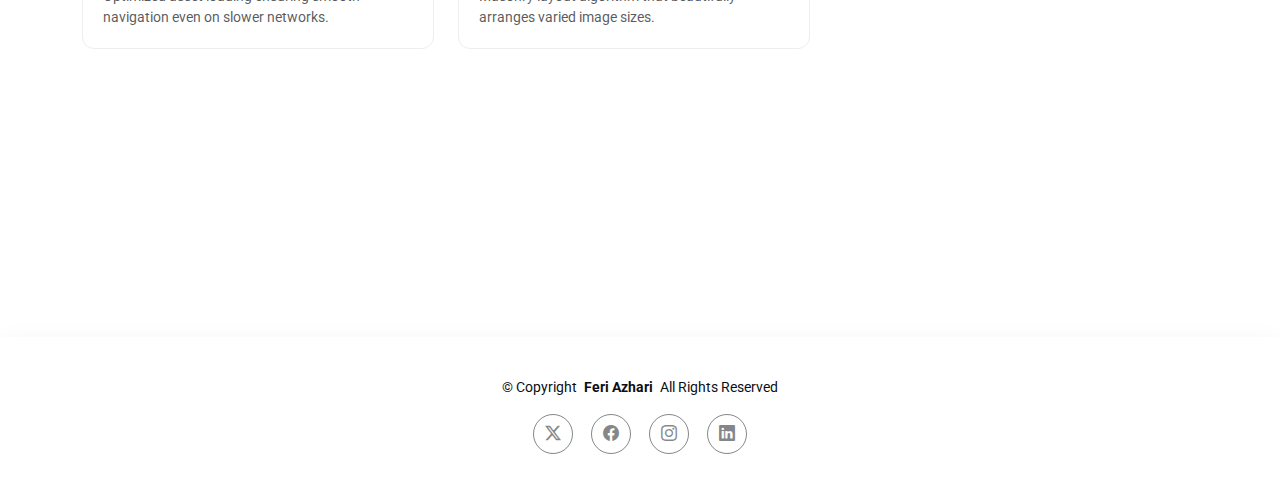
<file: EDSA.html>
<!DOCTYPE html>
<html lang="en">

<head>
  <meta charset="utf-8">
  <meta content="width=device-width, initial-scale=1.0" name="viewport">
  <title>EDSA Website Project - Feri Azhari</title>
  <meta name="description" content="Professional Case Study: EDSA UIN Ar-Raniry Website Revamp">
  
  <link href="assets/img/favicon.png" rel="icon">
  <link href="assets/img/apple-touch-icon.png" rel="apple-touch-icon">

  <link rel="preconnect" href="https://fonts.googleapis.com">
  <link rel="preconnect" href="https://fonts.gstatic.com" crossorigin>
  <link href="https://fonts.googleapis.com/css2?family=Plus+Jakarta+Sans:wght@300;400;500;600;700&family=Roboto:ital,wght@0,100;0,300;0,400;0,500;0,700;0,900;1,100;1,300;1,400;1,500;1,700;1,900&display=swap" rel="stylesheet">

  <link href="assets/vendor/bootstrap/css/bootstrap.min.css" rel="stylesheet">
  <link href="assets/vendor/bootstrap-icons/bootstrap-icons.css" rel="stylesheet">
  <link href="assets/vendor/aos/aos.css" rel="stylesheet">
  <link href="assets/vendor/glightbox/css/glightbox.min.css" rel="stylesheet">
  <link href="assets/vendor/swiper/swiper-bundle.min.css" rel="stylesheet">

  <link href="assets/css/main.css" rel="stylesheet">

</head>

<body class="portfolio-details-page">

  <header id="header" class="header d-flex align-items-center sticky-top">
    <div class="header-container container-fluid container-xl position-relative d-flex align-items-center justify-content-between">

      <a href="index.html" class="logo d-flex align-items-center me-auto me-xl-0">
        <h1 class="sitename"><b>Feri Azhari</b></h1>
      </a>

      <nav id="navmenu" class="navmenu">
        <ul>
          <li><a href="index.html#hero">Home</a></li>
          <li><a href="index.html#about">About</a></li>
          <li><a href="index.html#resume">Resume</a></li>
          <li><a href="index.html#portfolio" class="active">Portfolio</a></li>
          <li><a href="index.html#services">Services</a></li>
          <li><a href="index.html#contact">Contact</a></li>
        </ul>
        <i class="mobile-nav-toggle d-xl-none bi bi-list"></i>
      </nav>

      <div class="header-social-links">
        <a href="#" class="facebook"><i class="bi bi-facebook"></i></a>
        <a href="#" class="linkedin"><i class="bi bi-linkedin"></i></a>
        <a href="#" class="github"><i class="bi bi-github"></i></a>
        <a href="#" class="github"><i class="bi bi-github"></i></a>
      </div>

    </div>
  </header>

  <main class="main">

    <div class="page-title light-background">
      <div class="page-title">
        <div class="breadcrumbs">
          <nav aria-label="breadcrumb">
            <ol class="breadcrumb">
              <li class="breadcrumb-item"><a href="index.html"><i class="bi bi-house"></i> Home</a></li>
              <li class="breadcrumb-item"><a href="index.html#portfolio">Category</a></li>
              <li class="breadcrumb-item active current">EDSA</li>
            </ol>
          </nav>
        </div>

        <div class="title-wrapper">
          <h1>EDSA Official Website</h1>
          <p>Digital Transformation for UIN Ar-Raniry's English Department Student Association.</p>
        </div>
      </div>
    </div>

    <section id="portfolio-details" class="portfolio-details section pt-5">
      <div class="container" data-aos="fade-up">

        <div class="row g-5">
          
          <div class="col-lg-8">
            
            <div class="browser-frame mb-5">
              <div class="browser-header">
                <div class="browser-dot red"></div>
                <div class="browser-dot yellow"></div>
                <div class="browser-dot green"></div>
              </div>
              
              <div class="portfolio-details-slider swiper init-swiper">
                <script type="application/json" class="swiper-config">
                  {
                    "loop": true,
                    "speed": 800,
                    "autoplay": { "delay": 4000 },
                    "slidesPerView": "auto",
                    "effect": "fade",
                    "pagination": { "el": ".swiper-pagination", "type": "bullets", "clickable": true }
                  }
                </script>
                <div class="swiper-wrapper">
                  <div class="swiper-slide">
                    <img src="assets/img/portfolio/EDSA/1.png" alt="Desktop Homepage">
                  </div>
                  <div class="swiper-slide">
                    <img src="assets/img/portfolio/EDSA/Screenshot 2025-12-30 224824.png" alt="Gallery Section">
                  </div>
                </div>
                <div class="swiper-pagination"></div>
              </div>
            </div>

            <div class="portfolio-description">
              <h2>The Challenge</h2>
              <p>
                EDSA UIN Ar-Raniry needed a central digital hub to manage information for over 1,000 students. The previous method of relying solely on social media resulted in fragmented information and difficulty in archiving organizational achievements.
              </p>
              
              <h2>The Solution</h2>
              <p>
                We engineered a responsive web platform focusing on <strong>accessibility</strong> and <strong>professional branding</strong>. The new site serves as a one-stop portal for news, events, and organizational structure transparency.
              </p>

              <div class="row g-4 mt-2">
                <div class="col-md-6">
                  <div class="feature-item">
                    <div class="feature-icon"><i class="bi bi-lightning-charge-fill"></i></div>
                    <h5 class="fw-bold">Fast Performance</h5>
                    <p class="small text-muted mb-0">Optimized asset loading ensuring smooth navigation even on slower networks.</p>
                  </div>
                </div>
                
                <div class="col-md-6">
                  <div class="feature-item">
                    <div class="feature-icon"><i class="bi bi-images"></i></div>
                    <h5 class="fw-bold">Smart Gallery</h5>
                    <p class="small text-muted mb-0">Masonry layout algorithm that beautifully arranges varied image sizes.</p>
                  </div>
                </div>

              </div>
            </div>

          </div>

          <div class="col-lg-4">
            <div class="portfolio-info shadow-sm p-4 rounded-4 bg-white" data-aos="fade-left" data-aos-delay="100">
              <h3 class="mb-4">Project Overview</h3>
              <ul class="list-unstyled mb-4">
                <li class="mb-2"><strong>Category:</strong> Web Development / UI/UX</li>
                <li class="mb-2"><strong>Client:</strong> EDSA UIN Ar-Raniry</li>
                <li class="mb-2"><strong>Focus:</strong> Modern Design, Interactivity, Responsive</li>
                <li class="mb-2"><strong>Status:</strong> Live / Active</li>
              </ul>
              <div class="text-center mb-4">
                <a href="https://edsaarraniry.web.id/" target="_blank" class="btn-visit w-100">
                  Visit Live Website <i class="bi bi-box-arrow-up-right ms-2"></i>
                </a>
              </div>
              
              <hr>

              <h3 class="mb-4">infrastructure & tools</h3>
              <div class="project-tech-stack">
                <span>HTML5 / CSS3</span>
                <span>Bootstrap 5 Core</span>
                <span>JavaScript (Vanilla & jQuery)</span>
                <span>Owl Carousel Plugin</span>
                <span>Google Fonts (Montserrat/Sono)</span>
                <span>Bootstrap Icons</span>
              </div>

            </div>

            <div class="mobile-wrapper shadow-sm p-4 rounded-4 bg-white w-40" data-aos="zoom-in" data-aos-delay="200">
              <h4 class="mb-4 fw-bold">Mobile Optimized View</h4>
              <img src="assets/img/portfolio/EDSA/mobile.png" alt="Mobile Responsive Mockup" class="img-fluid mobile-mockup">
            </div>
          </div>

        </div>
      </div>
    </section>

  </main>

  <footer id="footer" class="footer">
    <div class="container text-center">
      <div class="copyright">
        <p>© <span>Copyright</span> <strong class="px-1 sitename">Feri Azhari</strong> <span>All Rights Reserved</span></p>
      </div>
      <div class="social-links d-flex justify-content-center mt-3">
        <a href=""><i class="bi bi-twitter-x"></i></a>
        <a href=""><i class="bi bi-facebook"></i></a>
        <a href=""><i class="bi bi-instagram"></i></a>
        <a href=""><i class="bi bi-linkedin"></i></a>
      </div>
    </div>
  </footer>

  <a href="#" id="scroll-top" class="scroll-top d-flex align-items-center justify-content-center"><i class="bi bi-arrow-up-short"></i></a>

  <script src="assets/vendor/bootstrap/js/bootstrap.bundle.min.js"></script>
  <script src="assets/vendor/aos/aos.js"></script>
  <script src="assets/vendor/glightbox/js/glightbox.min.js"></script>
  <script src="assets/vendor/swiper/swiper-bundle.min.js"></script>
  <script src="assets/vendor/imagesloaded/imagesloaded.pkgd.min.js"></script>
  <script src="assets/vendor/isotope-layout/isotope.pkgd.min.js"></script>

  <script src="assets/js/main.js"></script>

</body>

</html>
</file>
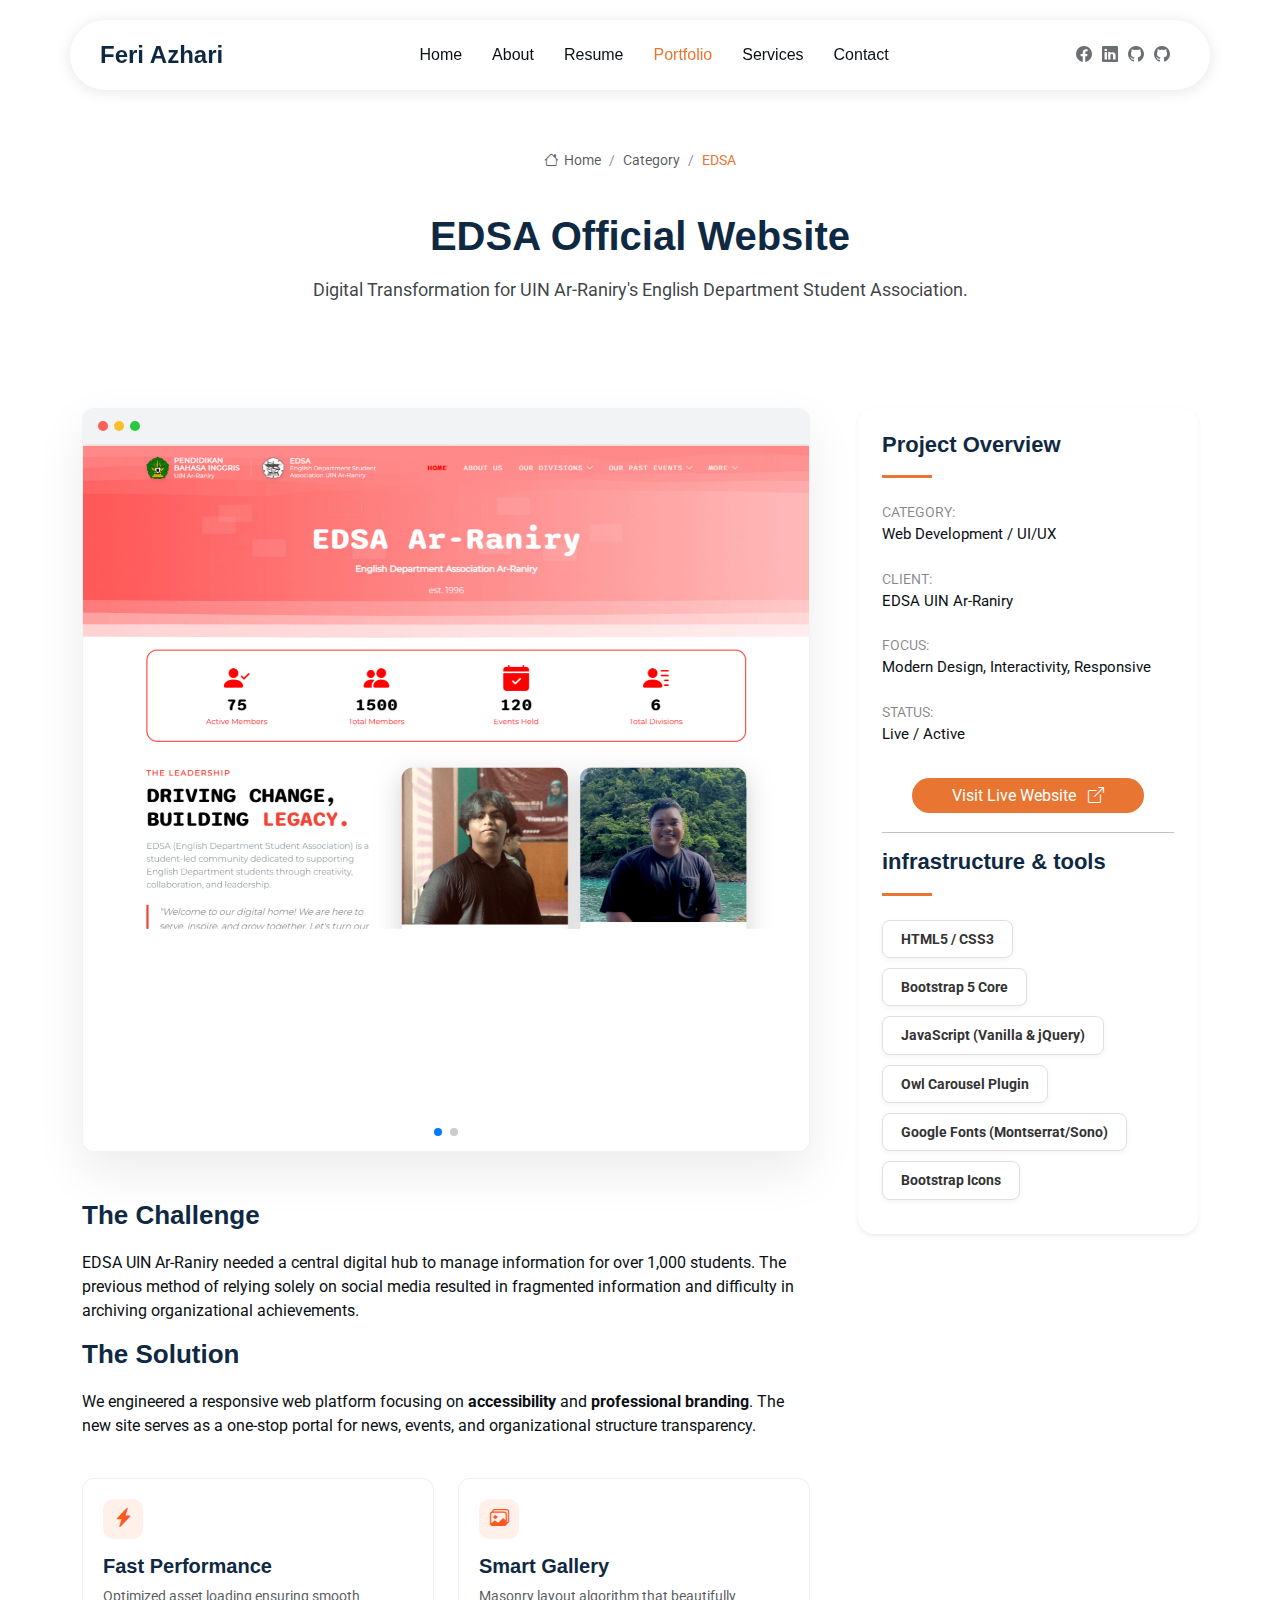
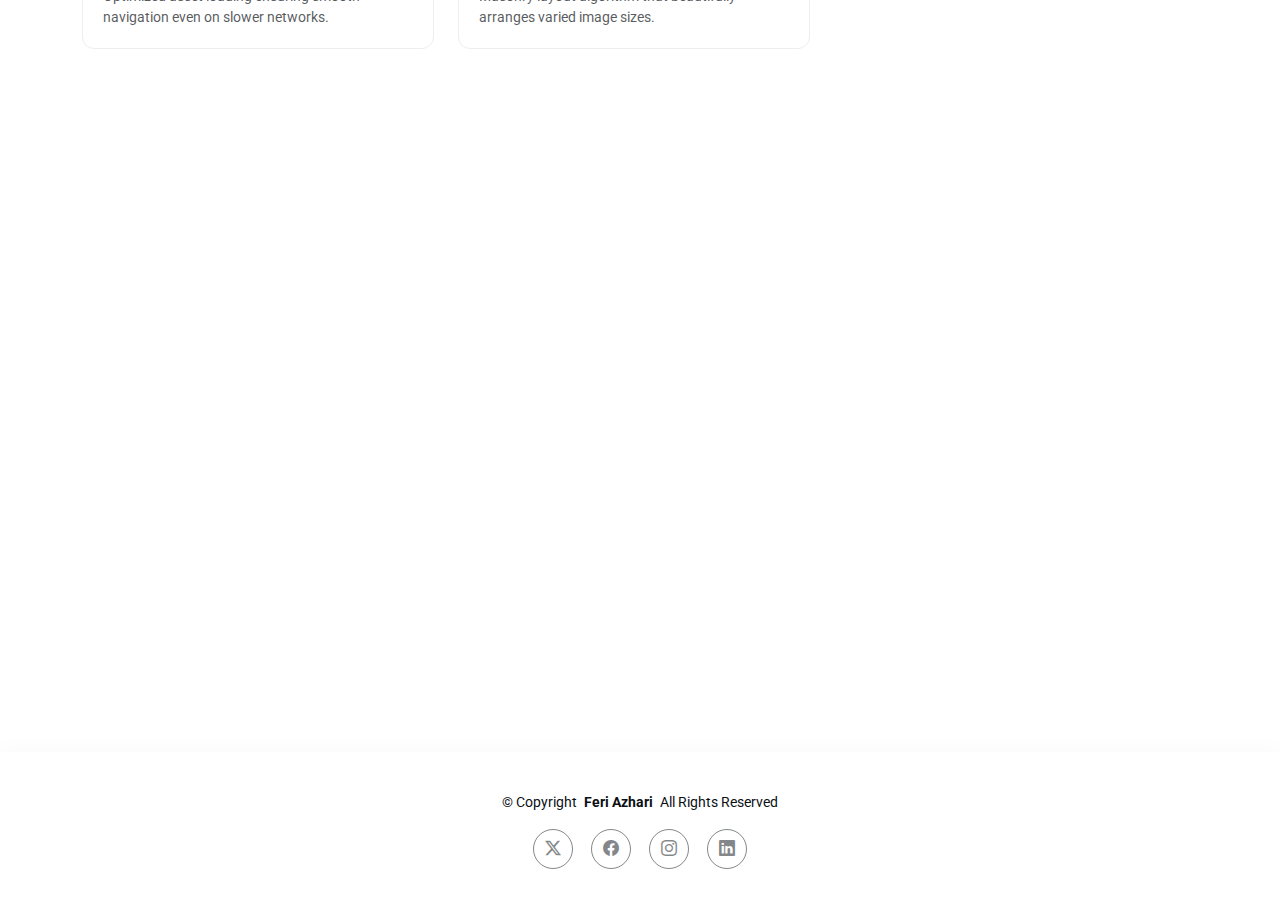
<file: Modul-Cerdas.html>
<!DOCTYPE html>
<html lang="en">

<head>
  <meta charset="utf-8">
  <meta content="width=device-width, initial-scale=1.0" name="viewport">
  <title>EDSA Website Project - Feri Azhari</title>
  <meta name="description" content="Professional Case Study: EDSA UIN Ar-Raniry Website Revamp">
  
  <link href="assets/img/favicon.png" rel="icon">
  <link href="assets/img/apple-touch-icon.png" rel="apple-touch-icon">

  <link rel="preconnect" href="https://fonts.googleapis.com">
  <link rel="preconnect" href="https://fonts.gstatic.com" crossorigin>
  <link href="https://fonts.googleapis.com/css2?family=Plus+Jakarta+Sans:wght@300;400;500;600;700&family=Roboto:ital,wght@0,100;0,300;0,400;0,500;0,700;0,900;1,100;1,300;1,400;1,500;1,700;1,900&display=swap" rel="stylesheet">

  <link href="assets/vendor/bootstrap/css/bootstrap.min.css" rel="stylesheet">
  <link href="assets/vendor/bootstrap-icons/bootstrap-icons.css" rel="stylesheet">
  <link href="assets/vendor/aos/aos.css" rel="stylesheet">
  <link href="assets/vendor/glightbox/css/glightbox.min.css" rel="stylesheet">
  <link href="assets/vendor/swiper/swiper-bundle.min.css" rel="stylesheet">

  <link href="assets/css/main.css" rel="stylesheet">

  <style>
    /* --- CUSTOM PREMIUM STYLES (Overrides) --- */
    
  </style>
</head>

<body class="portfolio-details-page">

  <header id="header" class="header d-flex align-items-center sticky-top">
    <div class="header-container container-fluid container-xl position-relative d-flex align-items-center justify-content-between">

      <a href="index.html" class="logo d-flex align-items-center me-auto me-xl-0">
        <h1 class="sitename"><b>Feri Azhari</b></h1>
      </a>

      <nav id="navmenu" class="navmenu">
        <ul>
          <li><a href="index.html#hero">Home</a></li>
          <li><a href="index.html#about">About</a></li>
          <li><a href="index.html#resume">Resume</a></li>
          <li><a href="index.html#portfolio" class="active">Portfolio</a></li>
          <li><a href="index.html#services">Services</a></li>
          <li><a href="index.html#contact">Contact</a></li>
        </ul>
        <i class="mobile-nav-toggle d-xl-none bi bi-list"></i>
      </nav>

      <div class="header-social-links">
        <a href="#" class="facebook"><i class="bi bi-facebook"></i></a>
        <a href="#" class="linkedin"><i class="bi bi-linkedin"></i></a>
        <a href="#" class="github"><i class="bi bi-github"></i></a>
        <a href="#" class="github"><i class="bi bi-github"></i></a>
      </div>

    </div>
  </header>

  <main class="main">

    <div class="page-title light-background">
      <div class="page-title">
        <div class="breadcrumbs">
          <nav aria-label="breadcrumb">
            <ol class="breadcrumb">
              <li class="breadcrumb-item"><a href="index.html"><i class="bi bi-house"></i> Home</a></li>
              <li class="breadcrumb-item"><a href="index.html#portfolio">Category</a></li>
              <li class="breadcrumb-item active current">EDSA</li>
            </ol>
          </nav>
        </div>

        <div class="title-wrapper">
          <h1>EDSA Official Website</h1>
          <p>Digital Transformation for UIN Ar-Raniry's English Department Student Association.</p>
        </div>
      </div>
    </div>

    <section id="portfolio-details" class="portfolio-details section pt-5">
      <div class="container" data-aos="fade-up">

        <div class="row g-5">
          
          <div class="col-lg-8">
            
            <div class="browser-frame mb-5">
              <div class="browser-header">
                <div class="browser-dot red"></div>
                <div class="browser-dot yellow"></div>
                <div class="browser-dot green"></div>
              </div>
              
              <div class="portfolio-details-slider swiper init-swiper">
                <script type="application/json" class="swiper-config">
                  {
                    "loop": true,
                    "speed": 800,
                    "autoplay": { "delay": 4000 },
                    "slidesPerView": "auto",
                    "effect": "fade",
                    "pagination": { "el": ".swiper-pagination", "type": "bullets", "clickable": true }
                  }
                </script>
                <div class="swiper-wrapper">
                  <div class="swiper-slide">
                    <img src="assets/img/portfolio/EDSA/1.png" alt="Desktop Homepage">
                  </div>
                  <div class="swiper-slide">
                    <img src="assets/img/portfolio/EDSA/Screenshot 2025-12-30 224824.png" alt="Gallery Section">
                  </div>
                </div>
                <div class="swiper-pagination"></div>
              </div>
            </div>

            <div class="portfolio-description">
              <h2>The Challenge</h2>
              <p>
                EDSA UIN Ar-Raniry needed a central digital hub to manage information for over 1,000 students. The previous method of relying solely on social media resulted in fragmented information and difficulty in archiving organizational achievements.
              </p>
              
              <h2>The Solution</h2>
              <p>
                We engineered a responsive web platform focusing on <strong>accessibility</strong> and <strong>professional branding</strong>. The new site serves as a one-stop portal for news, events, and organizational structure transparency.
              </p>

              <div class="row g-4 mt-2">
                <div class="col-md-6">
                  <div class="feature-item">
                    <div class="feature-icon"><i class="bi bi-lightning-charge-fill"></i></div>
                    <h5 class="fw-bold">Fast Performance</h5>
                    <p class="small text-muted mb-0">Optimized asset loading ensuring smooth navigation even on slower networks.</p>
                  </div>
                </div>
                <div class="col-md-6">
                  <div class="feature-item">
                    <div class="feature-icon"><i class="bi bi-images"></i></div>
                    <h5 class="fw-bold">Smart Gallery</h5>
                    <p class="small text-muted mb-0">Masonry layout algorithm that beautifully arranges varied image sizes.</p>
                  </div>
                </div>

              </div>
            </div>

            <div class="mobile-wrapper shadow-sm p-4 rounded-4 bg-white w-40" data-aos="zoom-in" data-aos-delay="200">
              <h4 class="mb-4 fw-bold">Mobile Optimized View</h4>
              <img src="assets/img/portfolio/EDSA/mobile.png" alt="Mobile Responsive Mockup" class="img-fluid mobile-mockup">
            </div>

          </div>

          <div class="col-lg-4">
            <div class="portfolio-info shadow-sm p-4 rounded-4 bg-white" data-aos="fade-left" data-aos-delay="100">
              <h3 class="mb-4">Project Overview</h3>
              <ul class="list-unstyled mb-4">
                <li class="mb-2"><strong>Category:</strong> Web Development / UI/UX</li>
                <li class="mb-2"><strong>Client:</strong> EDSA UIN Ar-Raniry</li>
                <li class="mb-2"><strong>Focus:</strong> Modern Design, Interactivity, Responsive</li>
                <li class="mb-2"><strong>Status:</strong> Live / Active</li>
              </ul>
              <div class="text-center mb-4">
                <a href="https://edsaarraniry.web.id/" target="_blank" class="btn-visit w-100">
                  Visit Live Website <i class="bi bi-box-arrow-up-right ms-2"></i>
                </a>
              </div>
              
              <hr>

              <h3 class="mb-4">infrastructure & tools</h3>
              <div class="project-tech-stack">
                <span>HTML5 / CSS3</span>
                <span>Bootstrap 5 Core</span>
                <span>JavaScript (Vanilla & jQuery)</span>
                <span>Owl Carousel Plugin</span>
                <span>Google Fonts (Montserrat/Sono)</span>
                <span>Bootstrap Icons</span>
              </div>

            </div>
          </div>

        </div>
      </div>
    </section>

  </main>

  <footer id="footer" class="footer">
    <div class="container text-center">
      <div class="copyright">
        <p>© <span>Copyright</span> <strong class="px-1 sitename">Feri Azhari</strong> <span>All Rights Reserved</span></p>
      </div>
      <div class="social-links d-flex justify-content-center mt-3">
        <a href=""><i class="bi bi-twitter-x"></i></a>
        <a href=""><i class="bi bi-facebook"></i></a>
        <a href=""><i class="bi bi-instagram"></i></a>
        <a href=""><i class="bi bi-linkedin"></i></a>
      </div>
    </div>
  </footer>

  <a href="#" id="scroll-top" class="scroll-top d-flex align-items-center justify-content-center"><i class="bi bi-arrow-up-short"></i></a>

  <script src="assets/vendor/bootstrap/js/bootstrap.bundle.min.js"></script>
  <script src="assets/vendor/aos/aos.js"></script>
  <script src="assets/vendor/glightbox/js/glightbox.min.js"></script>
  <script src="assets/vendor/swiper/swiper-bundle.min.js"></script>
  <script src="assets/vendor/imagesloaded/imagesloaded.pkgd.min.js"></script>
  <script src="assets/vendor/isotope-layout/isotope.pkgd.min.js"></script>

  <script src="assets/js/main.js"></script>

</body>

</html>
</file>
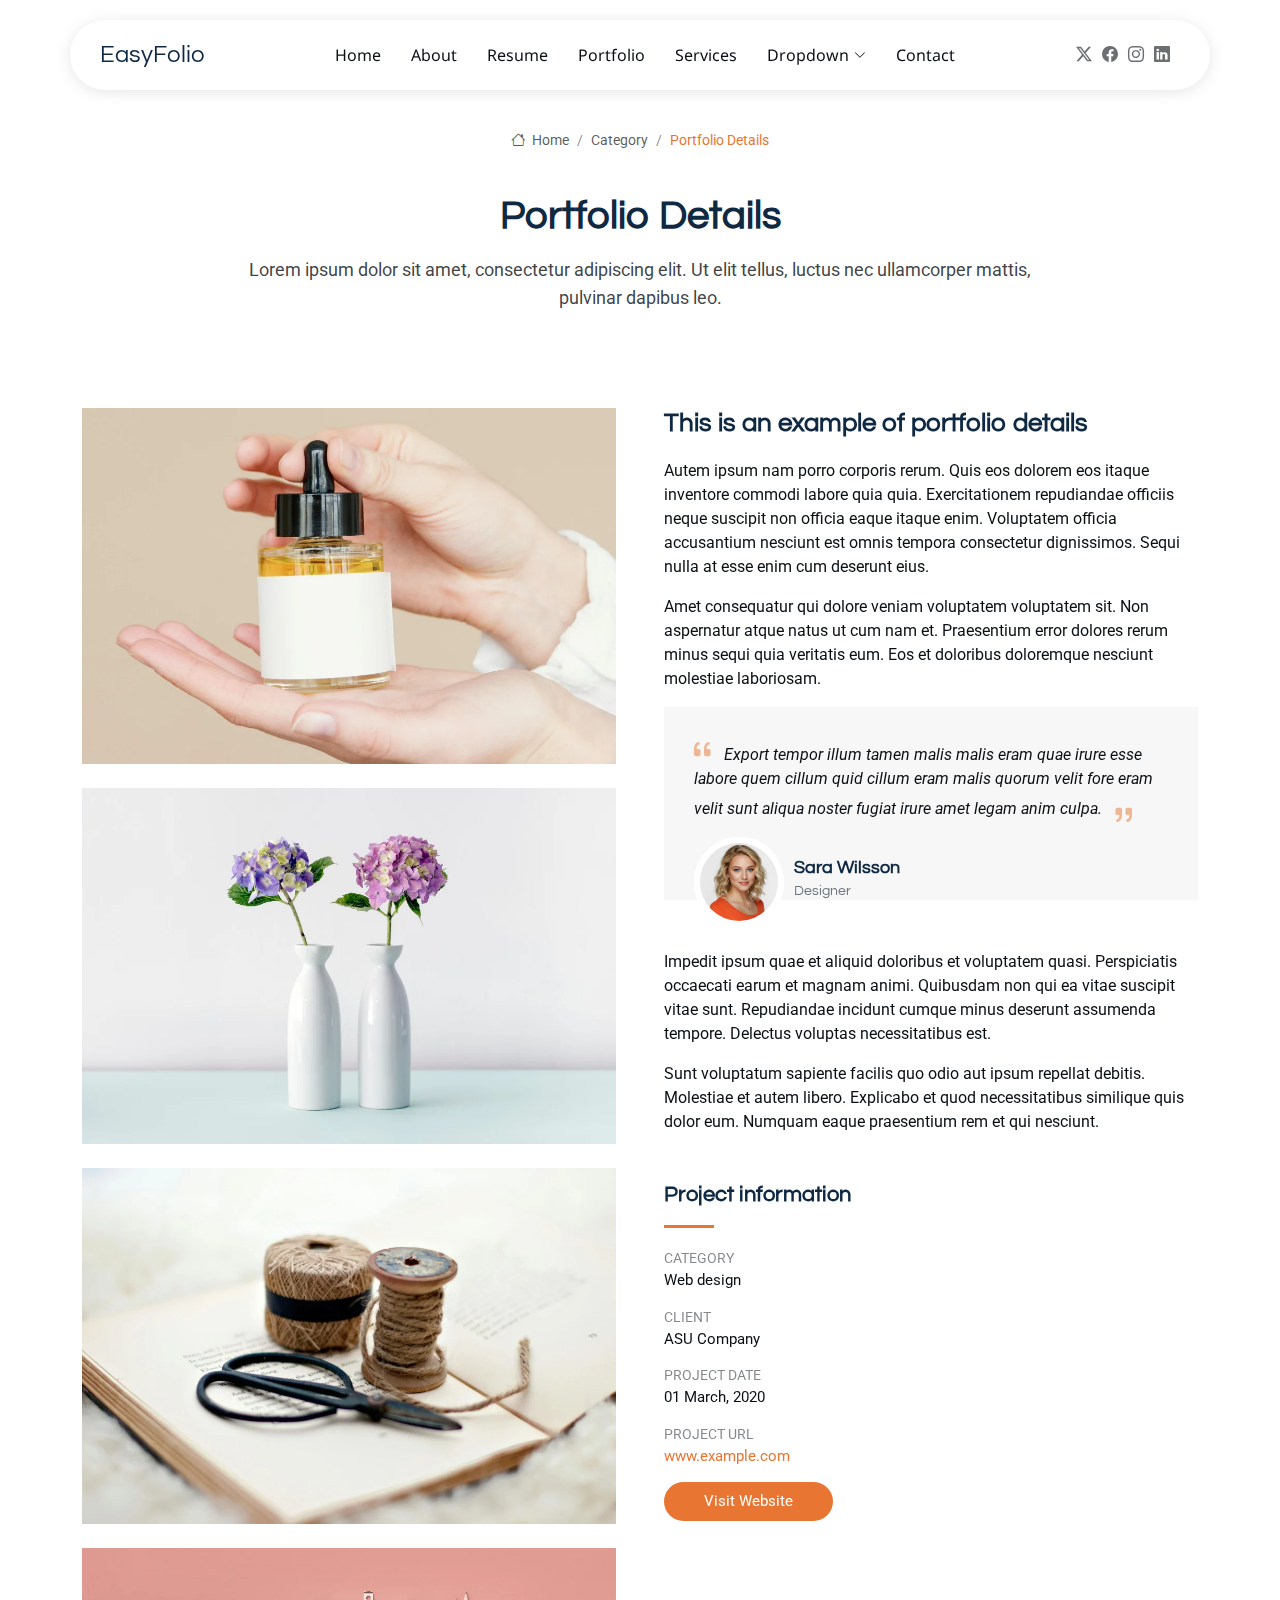
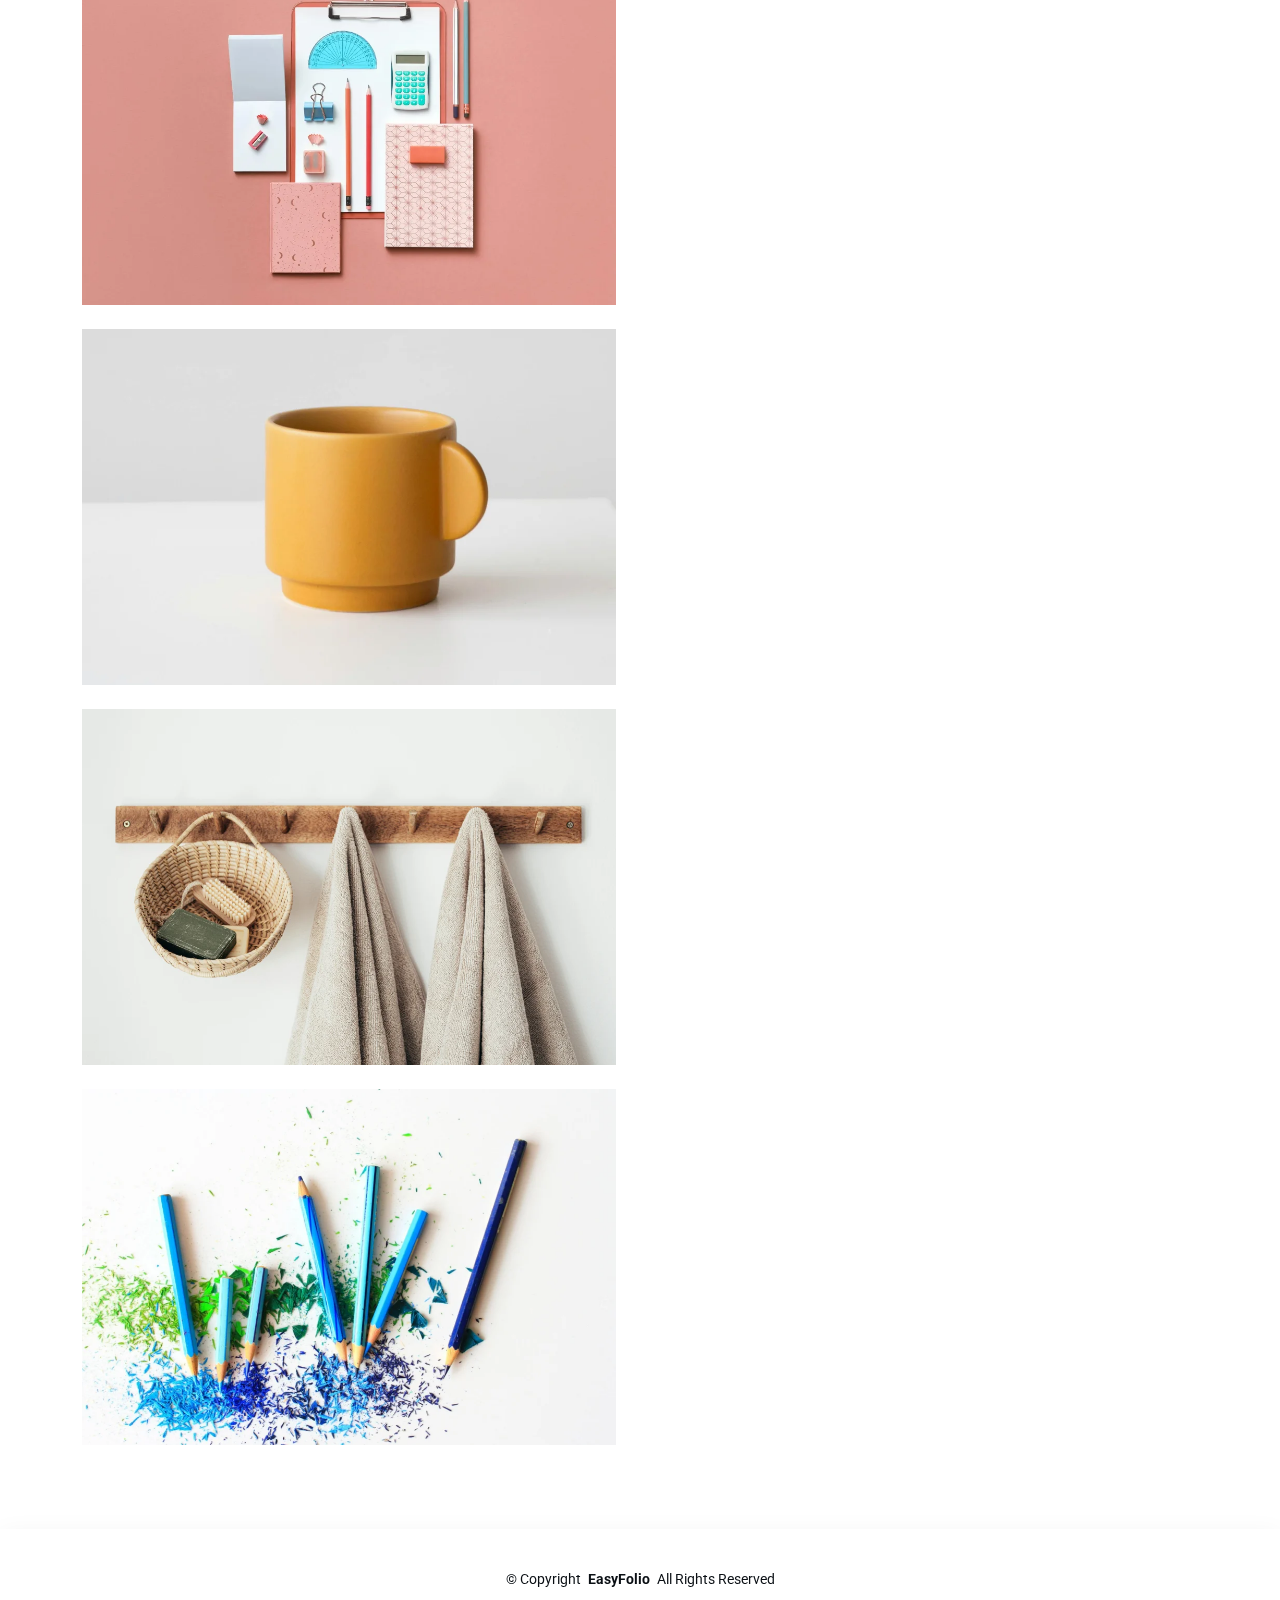
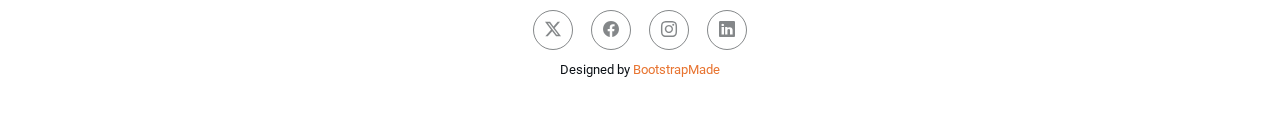
<file: portfolio-details.html>
<!DOCTYPE html>
<html lang="en">

<head>
  <meta charset="utf-8">
  <meta content="width=device-width, initial-scale=1.0" name="viewport">
  <title>Portfolio Details - EasyFolio Bootstrap Template</title>
  <meta name="description" content="">
  <meta name="keywords" content="">

  <!-- Favicons -->
  <link href="assets/img/favicon.png" rel="icon">
  <link href="assets/img/apple-touch-icon.png" rel="apple-touch-icon">

  <!-- Fonts -->
  <link href="https://fonts.googleapis.com" rel="preconnect">
  <link href="https://fonts.gstatic.com" rel="preconnect" crossorigin>
  <link href="https://fonts.googleapis.com/css2?family=Roboto:ital,wght@0,100;0,300;0,400;0,500;0,700;0,900;1,100;1,300;1,400;1,500;1,700;1,900&family=Noto+Sans:ital,wght@0,100;0,200;0,300;0,400;0,500;0,600;0,700;0,800;0,900;1,100;1,200;1,300;1,400;1,500;1,600;1,700;1,800;1,900&family=Questrial:wght@400&display=swap" rel="stylesheet">

  <!-- Vendor CSS Files -->
  <link href="assets/vendor/bootstrap/css/bootstrap.min.css" rel="stylesheet">
  <link href="assets/vendor/bootstrap-icons/bootstrap-icons.css" rel="stylesheet">
  <link href="assets/vendor/aos/aos.css" rel="stylesheet">
  <link href="assets/vendor/glightbox/css/glightbox.min.css" rel="stylesheet">
  <link href="assets/vendor/swiper/swiper-bundle.min.css" rel="stylesheet">

  <!-- Main CSS File -->
  <link href="assets/css/main.css" rel="stylesheet">

  <!-- =======================================================
  * Template Name: EasyFolio
  * Template URL: https://bootstrapmade.com/easyfolio-bootstrap-portfolio-template/
  * Updated: Feb 21 2025 with Bootstrap v5.3.3
  * Author: BootstrapMade.com
  * License: https://bootstrapmade.com/license/
  ======================================================== -->
</head>

<body class="portfolio-details-page">

  <header id="header" class="header d-flex align-items-center sticky-top">
    <div class="header-container container-fluid container-xl position-relative d-flex align-items-center justify-content-between">

      <a href="index.html" class="logo d-flex align-items-center me-auto me-xl-0">
        <!-- Uncomment the line below if you also wish to use an image logo -->
        <!-- <img src="assets/img/logo.webp" alt=""> -->
        <h1 class="sitename">EasyFolio</h1>
      </a>

      <nav id="navmenu" class="navmenu">
        <ul>
          <li><a href="#hero">Home</a></li>
          <li><a href="#about">About</a></li>
          <li><a href="#resume">Resume</a></li>
          <li><a href="#portfolio">Portfolio</a></li>
          <li><a href="#services">Services</a></li>
          <li class="dropdown"><a href="#"><span>Dropdown</span> <i class="bi bi-chevron-down toggle-dropdown"></i></a>
            <ul>
              <li><a href="#">Dropdown 1</a></li>
              <li class="dropdown"><a href="#"><span>Deep Dropdown</span> <i class="bi bi-chevron-down toggle-dropdown"></i></a>
                <ul>
                  <li><a href="#">Deep Dropdown 1</a></li>
                  <li><a href="#">Deep Dropdown 2</a></li>
                  <li><a href="#">Deep Dropdown 3</a></li>
                  <li><a href="#">Deep Dropdown 4</a></li>
                  <li><a href="#">Deep Dropdown 5</a></li>
                </ul>
              </li>
              <li><a href="#">Dropdown 2</a></li>
              <li><a href="#">Dropdown 3</a></li>
              <li><a href="#">Dropdown 4</a></li>
            </ul>
          </li>
          <li><a href="#contact">Contact</a></li>
        </ul>
        <i class="mobile-nav-toggle d-xl-none bi bi-list"></i>
      </nav>

      <div class="header-social-links">
        <a href="#" class="twitter"><i class="bi bi-twitter-x"></i></a>
        <a href="#" class="facebook"><i class="bi bi-facebook"></i></a>
        <a href="#" class="instagram"><i class="bi bi-instagram"></i></a>
        <a href="#" class="linkedin"><i class="bi bi-linkedin"></i></a>
      </div>

    </div>
  </header>

  <main class="main">

    <!-- Page Title -->
    <div class="page-title">
      <div class="breadcrumbs">
        <nav aria-label="breadcrumb">
          <ol class="breadcrumb">
            <li class="breadcrumb-item"><a href="#"><i class="bi bi-house"></i> Home</a></li>
            <li class="breadcrumb-item"><a href="#">Category</a></li>
            <li class="breadcrumb-item active current">Portfolio Details</li>
          </ol>
        </nav>
      </div>

      <div class="title-wrapper">
        <h1>Portfolio Details</h1>
        <p>Lorem ipsum dolor sit amet, consectetur adipiscing elit. Ut elit tellus, luctus nec ullamcorper mattis, pulvinar dapibus leo.</p>
      </div>
    </div><!-- End Page Title -->

    <!-- Portfolio Details Section -->
    <section id="portfolio-details" class="portfolio-details section">

      <div class="container" data-aos="fade-up">

        <div class="row gy-4 g-lg-5">
          <div class="col-lg-6">
            <img src="assets/img/portfolio/portfolio-1.webp" class="img-fluid mb-4" alt="">
            <img src="assets/img/portfolio/portfolio-10.webp" class="img-fluid mb-4" alt="">
            <img src="assets/img/portfolio/portfolio-7.webp" class="img-fluid mb-4" alt="">
            <img src="assets/img/portfolio/portfolio-4.webp" class="img-fluid mb-4" alt="">
            <img src="assets/img/portfolio/portfolio-5.webp" class="img-fluid mb-4" alt="">
            <img src="assets/img/portfolio/portfolio-11.webp" class="img-fluid mb-4" alt="">
            <img src="assets/img/portfolio/portfolio-8.webp" class="img-fluid mb-4" alt="">
          </div>

          <div class="col-lg-6">

            <div class="position-sticky" style="top: 40px">
              <div class="portfolio-description">
                <h2>This is an example of portfolio details</h2>
                <p>
                  Autem ipsum nam porro corporis rerum. Quis eos dolorem eos itaque inventore commodi labore quia quia. Exercitationem repudiandae officiis neque suscipit non officia eaque itaque enim. Voluptatem officia accusantium nesciunt est omnis tempora consectetur dignissimos. Sequi nulla at esse enim cum deserunt eius.
                </p>
                <p>
                  Amet consequatur qui dolore veniam voluptatem voluptatem sit. Non aspernatur atque natus ut cum nam et. Praesentium error dolores rerum minus sequi quia veritatis eum. Eos et doloribus doloremque nesciunt molestiae laboriosam.
                </p>

                <div class="testimonial-item">
                  <p>
                    <i class="bi bi-quote quote-icon-left"></i>
                    <span>Export tempor illum tamen malis malis eram quae irure esse labore quem cillum quid cillum eram malis quorum velit fore eram velit sunt aliqua noster fugiat irure amet legam anim culpa.</span>
                    <i class="bi bi-quote quote-icon-right"></i>
                  </p>
                  <div>
                    <img src="assets/img/person/person-f-5.webp" class="testimonial-img" alt="">
                    <h3>Sara Wilsson</h3>
                    <h4>Designer</h4>
                  </div>
                </div>

                <p>
                  Impedit ipsum quae et aliquid doloribus et voluptatem quasi. Perspiciatis occaecati earum et magnam animi. Quibusdam non qui ea vitae suscipit vitae sunt. Repudiandae incidunt cumque minus deserunt assumenda tempore. Delectus voluptas necessitatibus est.
                </p>

                <p>
                  Sunt voluptatum sapiente facilis quo odio aut ipsum repellat debitis. Molestiae et autem libero. Explicabo et quod necessitatibus similique quis dolor eum. Numquam eaque praesentium rem et qui nesciunt.
                </p>

              </div>

              <div class="portfolio-info mt-5">
                <h3>Project information</h3>
                <ul>
                  <li><strong>Category</strong> Web design</li>
                  <li><strong>Client</strong> ASU Company</li>
                  <li><strong>Project date</strong> 01 March, 2020</li>
                  <li><strong>Project URL</strong> <a href="#">www.example.com</a></li>
                  <li><a href="#" class="btn-visit align-self-start">Visit Website</a></li>
                </ul>
              </div>
            </div>

          </div>
        </div>

      </div>

    </section><!-- /Portfolio Details Section -->

  </main>

  <footer id="footer" class="footer">

    <div class="container">
      <div class="copyright text-center ">
        <p>© <span>Copyright</span> <strong class="px-1 sitename">EasyFolio</strong> <span>All Rights Reserved</span></p>
      </div>
      <div class="social-links d-flex justify-content-center">
        <a href=""><i class="bi bi-twitter-x"></i></a>
        <a href=""><i class="bi bi-facebook"></i></a>
        <a href=""><i class="bi bi-instagram"></i></a>
        <a href=""><i class="bi bi-linkedin"></i></a>
      </div>
      <div class="credits">
        <!-- All the links in the footer should remain intact. -->
        <!-- You can delete the links only if you've purchased the pro version. -->
        <!-- Licensing information: https://bootstrapmade.com/license/ -->
        <!-- Purchase the pro version with working PHP/AJAX contact form: [buy-url] -->
        Designed by <a href="https://bootstrapmade.com/">BootstrapMade</a>
      </div>
    </div>

  </footer>

  <!-- Scroll Top -->
  <a href="#" id="scroll-top" class="scroll-top d-flex align-items-center justify-content-center"><i class="bi bi-arrow-up-short"></i></a>

  <!-- Vendor JS Files -->
  <script src="assets/vendor/bootstrap/js/bootstrap.bundle.min.js"></script>
  <script src="assets/vendor/php-email-form/validate.js"></script>
  <script src="assets/vendor/aos/aos.js"></script>
  <script src="assets/vendor/waypoints/noframework.waypoints.js"></script>
  <script src="assets/vendor/glightbox/js/glightbox.min.js"></script>
  <script src="assets/vendor/imagesloaded/imagesloaded.pkgd.min.js"></script>
  <script src="assets/vendor/isotope-layout/isotope.pkgd.min.js"></script>
  <script src="assets/vendor/swiper/swiper-bundle.min.js"></script>

  <!-- Main JS File -->
  <script src="assets/js/main.js"></script>

</body>

</html>
</file>
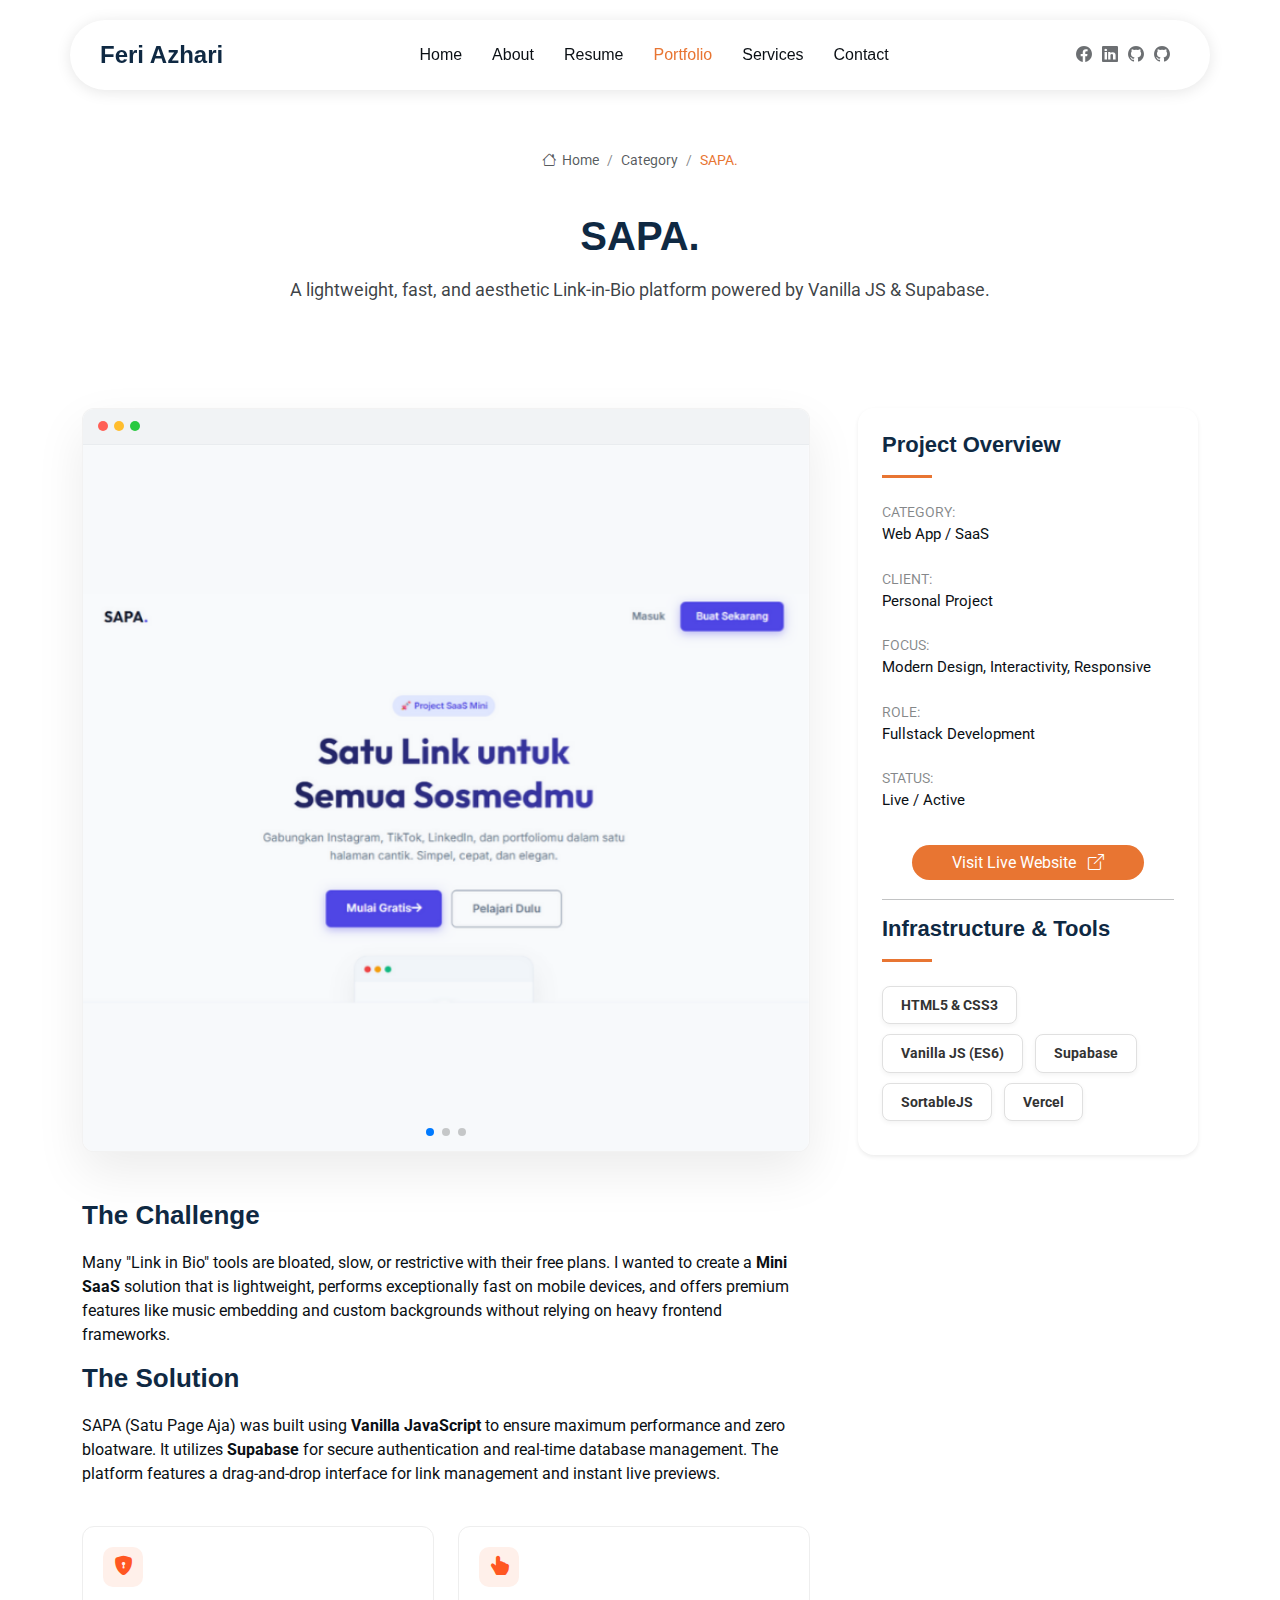
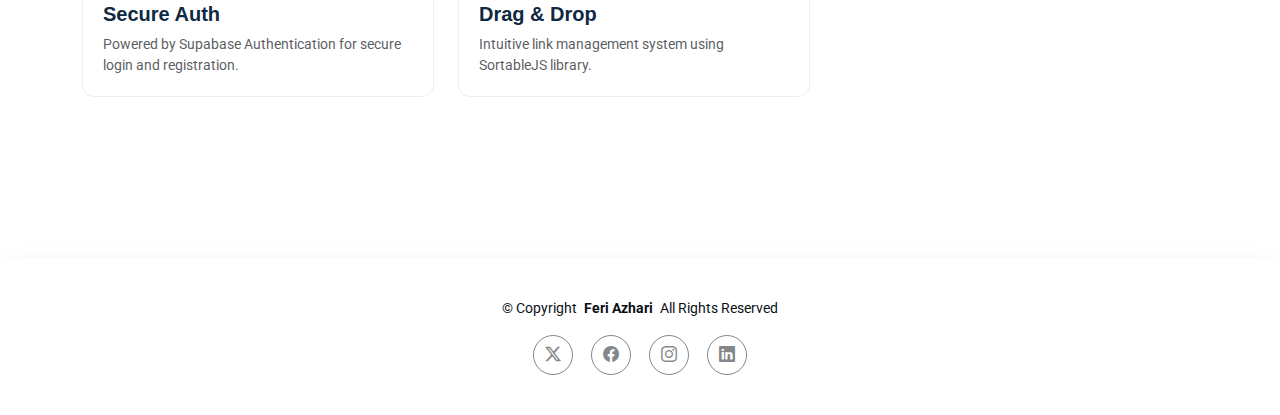
<file: SAPA.html>
<!DOCTYPE html>
<html lang="en">

<head>
  <meta charset="utf-8">
  <meta content="width=device-width, initial-scale=1.0" name="viewport">
  <title>EDSA Website Project - Feri Azhari</title>
  <meta name="description" content="Professional Case Study: EDSA UIN Ar-Raniry Website Revamp">
  
  <link href="assets/img/favicon.png" rel="icon">
  <link href="assets/img/apple-touch-icon.png" rel="apple-touch-icon">

  <link rel="preconnect" href="https://fonts.googleapis.com">
  <link rel="preconnect" href="https://fonts.gstatic.com" crossorigin>
  <link href="https://fonts.googleapis.com/css2?family=Plus+Jakarta+Sans:wght@300;400;500;600;700&family=Roboto:ital,wght@0,100;0,300;0,400;0,500;0,700;0,900;1,100;1,300;1,400;1,500;1,700;1,900&display=swap" rel="stylesheet">

  <link href="assets/vendor/bootstrap/css/bootstrap.min.css" rel="stylesheet">
  <link href="assets/vendor/bootstrap-icons/bootstrap-icons.css" rel="stylesheet">
  <link href="assets/vendor/aos/aos.css" rel="stylesheet">
  <link href="assets/vendor/glightbox/css/glightbox.min.css" rel="stylesheet">
  <link href="assets/vendor/swiper/swiper-bundle.min.css" rel="stylesheet">

  <link href="assets/css/main.css" rel="stylesheet">

</head>

<body class="portfolio-details-page">

  <header id="header" class="header d-flex align-items-center sticky-top">
    <div class="header-container container-fluid container-xl position-relative d-flex align-items-center justify-content-between">

      <a href="index.html" class="logo d-flex align-items-center me-auto me-xl-0">
        <h1 class="sitename"><b>Feri Azhari</b></h1>
      </a>

      <nav id="navmenu" class="navmenu">
        <ul>
          <li><a href="index.html#hero">Home</a></li>
          <li><a href="index.html#about">About</a></li>
          <li><a href="index.html#resume">Resume</a></li>
          <li><a href="index.html#portfolio" class="active">Portfolio</a></li>
          <li><a href="index.html#services">Services</a></li>
          <li><a href="index.html#contact">Contact</a></li>
        </ul>
        <i class="mobile-nav-toggle d-xl-none bi bi-list"></i>
      </nav>

      <div class="header-social-links">
        <a href="#" class="facebook"><i class="bi bi-facebook"></i></a>
        <a href="#" class="linkedin"><i class="bi bi-linkedin"></i></a>
        <a href="#" class="github"><i class="bi bi-github"></i></a>
        <a href="#" class="github"><i class="bi bi-github"></i></a>
      </div>

    </div>
  </header>

  <main class="main">

    <div class="page-title light-background">
      <div class="page-title">
        <div class="breadcrumbs">
          <nav aria-label="breadcrumb">
            <ol class="breadcrumb">
              <li class="breadcrumb-item"><a href="index.html"><i class="bi bi-house"></i> Home</a></li>
              <li class="breadcrumb-item"><a href="index.html#portfolio">Category</a></li>
              <li class="breadcrumb-item active current">SAPA.</li>
            </ol>
          </nav>
        </div>

        <div class="title-wrapper">
          <h1>SAPA.</h1>
          <p>A lightweight, fast, and aesthetic Link-in-Bio platform powered by Vanilla JS & Supabase.</p>
        </div>
      </div>
    </div>

    <section id="portfolio-details" class="portfolio-details section pt-5">
      <div class="container" data-aos="fade-up">

        <div class="row g-5">
          
          <div class="col-lg-8">
            
            <div class="browser-frame mb-5">
              <div class="browser-header">
                <div class="browser-dot red"></div>
                <div class="browser-dot yellow"></div>
                <div class="browser-dot green"></div>
              </div>
              
              <div class="portfolio-details-slider swiper init-swiper">
                <script type="application/json" class="swiper-config">
                  {
                    "loop": true,
                    "speed": 800,
                    "autoplay": { "delay": 4000 },
                    "slidesPerView": "auto",
                    "effect": "fade",
                    "pagination": { "el": ".swiper-pagination", "type": "bullets", "clickable": true }
                  }
                </script>
                <div class="swiper-wrapper">
                  <div class="swiper-slide">
                    <img src="assets/img/portfolio/SAPA/5.png" alt="Desktop Homepage">
                  </div>
                  <div class="swiper-slide">
                    <img src="assets/img/portfolio/SAPA/6.png" alt="Gallery Section">
                  </div>
                  <div class="swiper-slide">
                    <img src="assets/img/portfolio/SAPA/7.png" alt="Gallery Section">
                  </div>
                </div>
                <div class="swiper-pagination"></div>
              </div>
            </div>

            <div class="portfolio-description">
              <h2>The Challenge</h2>
              <p>
                Many "Link in Bio" tools are bloated, slow, or restrictive with their free plans. I wanted to create a <strong>Mini SaaS</strong> solution that is lightweight, performs exceptionally fast on mobile devices, and offers premium features like music embedding and custom backgrounds without relying on heavy frontend frameworks.
              </p>
              
              <h2>The Solution</h2>
              <p>SAPA (Satu Page Aja) was built using <strong>Vanilla JavaScript</strong> to ensure maximum performance and zero bloatware. It utilizes <strong>Supabase</strong> for secure authentication and real-time database management. The platform features a drag-and-drop interface for link management and instant live previews.</p>

              <div class="row g-4 mt-2">
                <div class="col-md-6">
                  <div class="feature-item">
                    <div class="feature-icon"><i class="bi bi-shield-lock-fill"></i></div>
                    <h5 class="fw-bold">Secure Auth</h5>
                    <p class="small text-muted mb-0">Powered by Supabase Authentication for secure login and registration.</p>
                  </div>
                </div>
                <div class="col-md-6">
                  <div class="feature-item">
                    <div class="feature-icon"><i class="bi bi-hand-index-thumb-fill"></i></div>
                    <h5 class="fw-bold">Drag & Drop</h5>
                    <p class="small text-muted mb-0">Intuitive link management system using SortableJS library.</p>
                  </div>
                </div>
              </div>
            </div>

          </div>

          <div class="col-lg-4">
            <div class="portfolio-info shadow-sm p-4 rounded-4 bg-white" data-aos="fade-left" data-aos-delay="100">
              <h3 class="mb-4">Project Overview</h3>
              <ul class="list-unstyled mb-4">
                <li class="mb-2"><strong>Category:</strong> Web App / SaaS</li>
                <li class="mb-2"><strong>Client:</strong> Personal Project</li>
                <li class="mb-2"><strong>Focus:</strong> Modern Design, Interactivity, Responsive</li>
                <li class="mb-2"><strong>Role:</strong> Fullstack Development</li>
                <li class="mb-2"><strong>Status:</strong> Live / Active</li>
              </ul>
              <div class="text-center mb-4">
                <a href="https://sapain.my.id" target="_blank" class="btn-visit w-100">
                  Visit Live Website <i class="bi bi-box-arrow-up-right ms-2"></i>
                </a>
              </div>
              
              <hr>

              <h3 class="mb-4">Infrastructure & Tools</h3>
              <div class="project-tech-stack">
                <span class="tech-pill">HTML5 & CSS3</span>
                <span class="tech-pill">Vanilla JS (ES6)</span>
                <span class="tech-pill">Supabase</span>
                <span class="tech-pill">SortableJS</span>
                <span class="tech-pill">Vercel</span>
              </div>

            </div>

            <div class="mobile-wrapper shadow-sm p-4 rounded-4 bg-white w-40" data-aos="zoom-in" data-aos-delay="200">
              <h4 class="mb-4 fw-bold">Mobile Optimized View</h4>
              <img src="assets/img/portfolio/EDSA/mobile.png" alt="Mobile Responsive Mockup" class="img-fluid mobile-mockup">
            </div>
          </div>

        </div>
      </div>
    </section>

  </main>

  <footer id="footer" class="footer">
    <div class="container text-center">
      <div class="copyright">
        <p>© <span>Copyright</span> <strong class="px-1 sitename">Feri Azhari</strong> <span>All Rights Reserved</span></p>
      </div>
      <div class="social-links d-flex justify-content-center mt-3">
        <a href=""><i class="bi bi-twitter-x"></i></a>
        <a href=""><i class="bi bi-facebook"></i></a>
        <a href=""><i class="bi bi-instagram"></i></a>
        <a href=""><i class="bi bi-linkedin"></i></a>
      </div>
    </div>
  </footer>

  <a href="#" id="scroll-top" class="scroll-top d-flex align-items-center justify-content-center"><i class="bi bi-arrow-up-short"></i></a>

  <script src="assets/vendor/bootstrap/js/bootstrap.bundle.min.js"></script>
  <script src="assets/vendor/aos/aos.js"></script>
  <script src="assets/vendor/glightbox/js/glightbox.min.js"></script>
  <script src="assets/vendor/swiper/swiper-bundle.min.js"></script>
  <script src="assets/vendor/imagesloaded/imagesloaded.pkgd.min.js"></script>
  <script src="assets/vendor/isotope-layout/isotope.pkgd.min.js"></script>

  <script src="assets/js/main.js"></script>

</body>

</html>
</file>
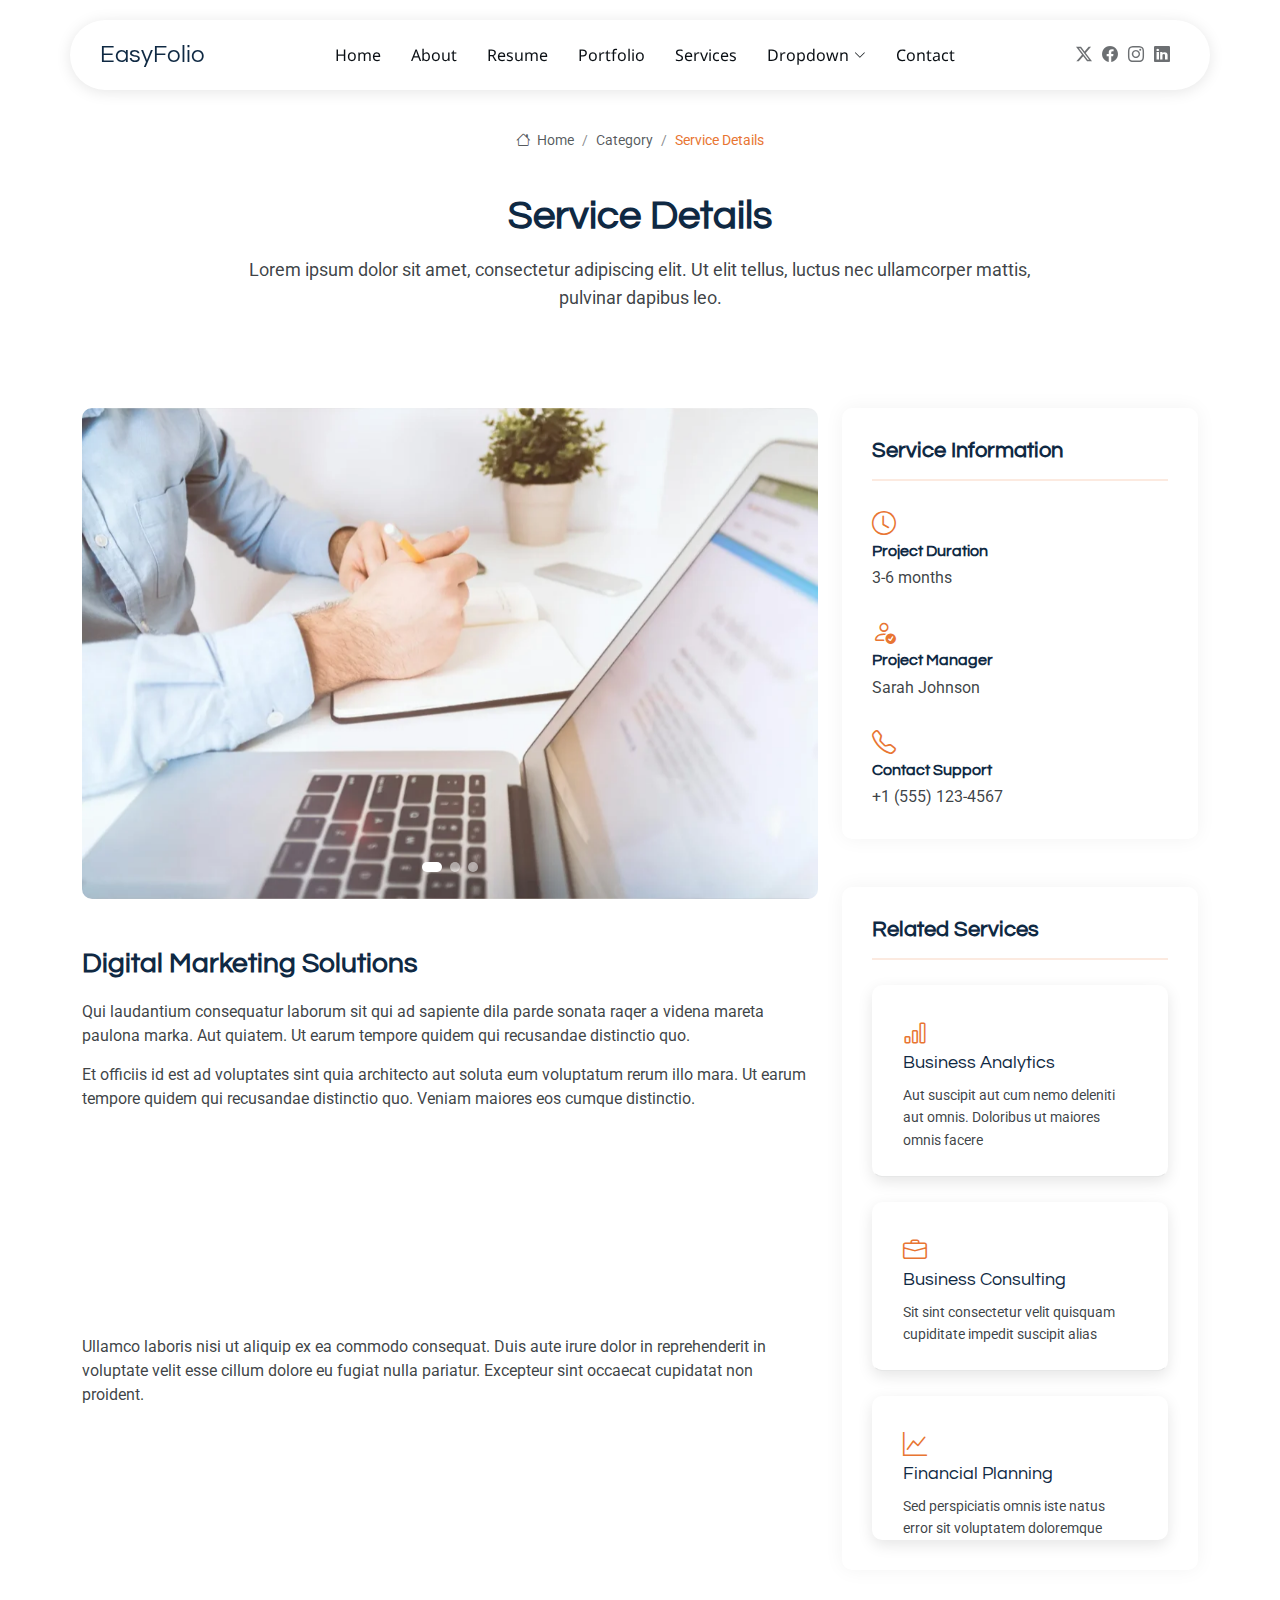
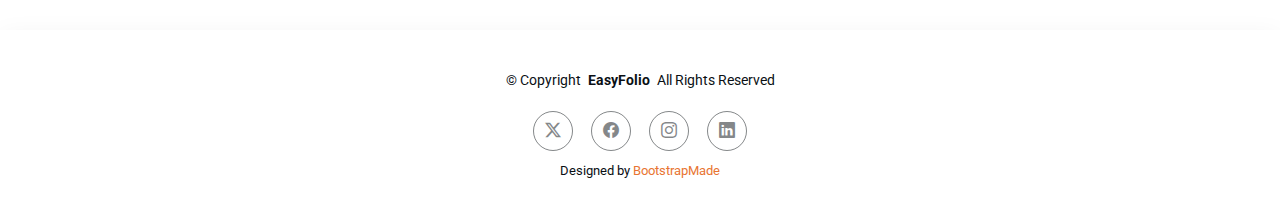
<file: service-details.html>
<!DOCTYPE html>
<html lang="en">

<head>
  <meta charset="utf-8">
  <meta content="width=device-width, initial-scale=1.0" name="viewport">
  <title>Service Details - EasyFolio Bootstrap Template</title>
  <meta name="description" content="">
  <meta name="keywords" content="">

  <!-- Favicons -->
  <link href="assets/img/favicon.png" rel="icon">
  <link href="assets/img/apple-touch-icon.png" rel="apple-touch-icon">

  <!-- Fonts -->
  <link href="https://fonts.googleapis.com" rel="preconnect">
  <link href="https://fonts.gstatic.com" rel="preconnect" crossorigin>
  <link href="https://fonts.googleapis.com/css2?family=Roboto:ital,wght@0,100;0,300;0,400;0,500;0,700;0,900;1,100;1,300;1,400;1,500;1,700;1,900&family=Noto+Sans:ital,wght@0,100;0,200;0,300;0,400;0,500;0,600;0,700;0,800;0,900;1,100;1,200;1,300;1,400;1,500;1,600;1,700;1,800;1,900&family=Questrial:wght@400&display=swap" rel="stylesheet">

  <!-- Vendor CSS Files -->
  <link href="assets/vendor/bootstrap/css/bootstrap.min.css" rel="stylesheet">
  <link href="assets/vendor/bootstrap-icons/bootstrap-icons.css" rel="stylesheet">
  <link href="assets/vendor/aos/aos.css" rel="stylesheet">
  <link href="assets/vendor/glightbox/css/glightbox.min.css" rel="stylesheet">
  <link href="assets/vendor/swiper/swiper-bundle.min.css" rel="stylesheet">

  <!-- Main CSS File -->
  <link href="assets/css/main.css" rel="stylesheet">

  <!-- =======================================================
  * Template Name: EasyFolio
  * Template URL: https://bootstrapmade.com/easyfolio-bootstrap-portfolio-template/
  * Updated: Feb 21 2025 with Bootstrap v5.3.3
  * Author: BootstrapMade.com
  * License: https://bootstrapmade.com/license/
  ======================================================== -->
</head>

<body class="service-details-page">

  <header id="header" class="header d-flex align-items-center sticky-top">
    <div class="header-container container-fluid container-xl position-relative d-flex align-items-center justify-content-between">

      <a href="index.html" class="logo d-flex align-items-center me-auto me-xl-0">
        <!-- Uncomment the line below if you also wish to use an image logo -->
        <!-- <img src="assets/img/logo.webp" alt=""> -->
        <h1 class="sitename">EasyFolio</h1>
      </a>

      <nav id="navmenu" class="navmenu">
        <ul>
          <li><a href="#hero">Home</a></li>
          <li><a href="#about">About</a></li>
          <li><a href="#resume">Resume</a></li>
          <li><a href="#portfolio">Portfolio</a></li>
          <li><a href="#services">Services</a></li>
          <li class="dropdown"><a href="#"><span>Dropdown</span> <i class="bi bi-chevron-down toggle-dropdown"></i></a>
            <ul>
              <li><a href="#">Dropdown 1</a></li>
              <li class="dropdown"><a href="#"><span>Deep Dropdown</span> <i class="bi bi-chevron-down toggle-dropdown"></i></a>
                <ul>
                  <li><a href="#">Deep Dropdown 1</a></li>
                  <li><a href="#">Deep Dropdown 2</a></li>
                  <li><a href="#">Deep Dropdown 3</a></li>
                  <li><a href="#">Deep Dropdown 4</a></li>
                  <li><a href="#">Deep Dropdown 5</a></li>
                </ul>
              </li>
              <li><a href="#">Dropdown 2</a></li>
              <li><a href="#">Dropdown 3</a></li>
              <li><a href="#">Dropdown 4</a></li>
            </ul>
          </li>
          <li><a href="#contact">Contact</a></li>
        </ul>
        <i class="mobile-nav-toggle d-xl-none bi bi-list"></i>
      </nav>

      <div class="header-social-links">
        <a href="#" class="twitter"><i class="bi bi-twitter-x"></i></a>
        <a href="#" class="facebook"><i class="bi bi-facebook"></i></a>
        <a href="#" class="instagram"><i class="bi bi-instagram"></i></a>
        <a href="#" class="linkedin"><i class="bi bi-linkedin"></i></a>
      </div>

    </div>
  </header>

  <main class="main">

    <!-- Page Title -->
    <div class="page-title">
      <div class="breadcrumbs">
        <nav aria-label="breadcrumb">
          <ol class="breadcrumb">
            <li class="breadcrumb-item"><a href="#"><i class="bi bi-house"></i> Home</a></li>
            <li class="breadcrumb-item"><a href="#">Category</a></li>
            <li class="breadcrumb-item active current">Service Details</li>
          </ol>
        </nav>
      </div>

      <div class="title-wrapper">
        <h1>Service Details</h1>
        <p>Lorem ipsum dolor sit amet, consectetur adipiscing elit. Ut elit tellus, luctus nec ullamcorper mattis, pulvinar dapibus leo.</p>
      </div>
    </div><!-- End Page Title -->

    <!-- Service Details Section -->
    <section id="service-details" class="service-details section">

      <div class="container" data-aos="fade-up" data-aos-delay="100">

        <div class="row gy-4">

          <div class="col-lg-8">
            <div class="service-details-slider swiper init-swiper">
              <script type="application/json" class="swiper-config">
                {
                  "loop": true,
                  "speed": 600,
                  "autoplay": {
                    "delay": 5000
                  },
                  "slidesPerView": 1,
                  "pagination": {
                    "el": ".swiper-pagination",
                    "type": "bullets",
                    "clickable": true
                  }
                }
              </script>
              <div class="swiper-wrapper align-items-center">
                <div class="swiper-slide">
                  <img src="assets/img/services/services-1.webp" alt="" class="img-fluid" loading="lazy">
                </div>
                <div class="swiper-slide">
                  <img src="assets/img/services/services-2.webp" alt="" class="img-fluid" loading="lazy">
                </div>
                <div class="swiper-slide">
                  <img src="assets/img/services/services-3.webp" alt="" class="img-fluid" loading="lazy">
                </div>
              </div>
              <div class="swiper-pagination"></div>
            </div>

            <div class="content mt-5">
              <h3>Digital Marketing Solutions</h3>
              <p>
                Qui laudantium consequatur laborum sit qui ad sapiente dila parde sonata raqer a videna mareta paulona marka. Aut quiatem. Ut earum tempore quidem qui recusandae distinctio quo.
              </p>
              <p>
                Et officiis id est ad voluptates sint quia architecto aut soluta eum voluptatum rerum illo mara. Ut earum tempore quidem qui recusandae distinctio quo. Veniam maiores eos cumque distinctio.
              </p>

              <div class="features mt-4">
                <div class="row gy-4">
                  <div class="col-md-6" data-aos="fade-up" data-aos-delay="100">
                    <div class="feature-box d-flex align-items-center">
                      <i class="bi bi-check"></i>
                      <h4>Search Engine Optimization</h4>
                    </div>
                  </div>
                  <div class="col-md-6" data-aos="fade-up" data-aos-delay="200">
                    <div class="feature-box d-flex align-items-center">
                      <i class="bi bi-check"></i>
                      <h4>Social Media Marketing</h4>
                    </div>
                  </div>
                  <div class="col-md-6" data-aos="fade-up" data-aos-delay="300">
                    <div class="feature-box d-flex align-items-center">
                      <i class="bi bi-check"></i>
                      <h4>Content Marketing Strategy</h4>
                    </div>
                  </div>
                  <div class="col-md-6" data-aos="fade-up" data-aos-delay="400">
                    <div class="feature-box d-flex align-items-center">
                      <i class="bi bi-check"></i>
                      <h4>Email Marketing Campaigns</h4>
                    </div>
                  </div>
                </div>
              </div>

              <p class="mt-4">
                Ullamco laboris nisi ut aliquip ex ea commodo consequat. Duis aute irure dolor in reprehenderit in voluptate velit esse cillum dolore eu fugiat nulla pariatur. Excepteur sint occaecat cupidatat non proident.
              </p>
            </div>
          </div>

          <div class="col-lg-4">
            <div class="service-info">
              <h4>Service Information</h4>
              <div class="info-item">
                <i class="bi bi-clock"></i>
                <h5>Project Duration</h5>
                <p>3-6 months</p>
              </div>
              <div class="info-item">
                <i class="bi bi-person-check"></i>
                <h5>Project Manager</h5>
                <p>Sarah Johnson</p>
              </div>
              <div class="info-item">
                <i class="bi bi-telephone"></i>
                <h5>Contact Support</h5>
                <p>+1 (555) 123-4567</p>
              </div>
            </div>

            <div class="related-services mt-5">
              <h4>Related Services</h4>
              <div class="service-item">
                <i class="bi bi-bar-chart"></i>
                <h5><a href="#">Business Analytics</a></h5>
                <p>Aut suscipit aut cum nemo deleniti aut omnis. Doloribus ut maiores omnis facere</p>
              </div>
              <div class="service-item">
                <i class="bi bi-briefcase"></i>
                <h5><a href="#">Business Consulting</a></h5>
                <p>Sit sint consectetur velit quisquam cupiditate impedit suscipit alias</p>
              </div>
              <div class="service-item">
                <i class="bi bi-graph-up"></i>
                <h5><a href="#">Financial Planning</a></h5>
                <p>Sed perspiciatis omnis iste natus error sit voluptatem doloremque</p>
              </div>
            </div>
          </div>

        </div>

      </div>

    </section><!-- /Service Details Section -->

  </main>

  <footer id="footer" class="footer">

    <div class="container">
      <div class="copyright text-center ">
        <p>© <span>Copyright</span> <strong class="px-1 sitename">EasyFolio</strong> <span>All Rights Reserved</span></p>
      </div>
      <div class="social-links d-flex justify-content-center">
        <a href=""><i class="bi bi-twitter-x"></i></a>
        <a href=""><i class="bi bi-facebook"></i></a>
        <a href=""><i class="bi bi-instagram"></i></a>
        <a href=""><i class="bi bi-linkedin"></i></a>
      </div>
      <div class="credits">
        <!-- All the links in the footer should remain intact. -->
        <!-- You can delete the links only if you've purchased the pro version. -->
        <!-- Licensing information: https://bootstrapmade.com/license/ -->
        <!-- Purchase the pro version with working PHP/AJAX contact form: [buy-url] -->
        Designed by <a href="https://bootstrapmade.com/">BootstrapMade</a>
      </div>
    </div>

  </footer>

  <!-- Scroll Top -->
  <a href="#" id="scroll-top" class="scroll-top d-flex align-items-center justify-content-center"><i class="bi bi-arrow-up-short"></i></a>

  <!-- Vendor JS Files -->
  <script src="assets/vendor/bootstrap/js/bootstrap.bundle.min.js"></script>
  <script src="assets/vendor/php-email-form/validate.js"></script>
  <script src="assets/vendor/aos/aos.js"></script>
  <script src="assets/vendor/waypoints/noframework.waypoints.js"></script>
  <script src="assets/vendor/glightbox/js/glightbox.min.js"></script>
  <script src="assets/vendor/imagesloaded/imagesloaded.pkgd.min.js"></script>
  <script src="assets/vendor/isotope-layout/isotope.pkgd.min.js"></script>
  <script src="assets/vendor/swiper/swiper-bundle.min.js"></script>

  <!-- Main JS File -->
  <script src="assets/js/main.js"></script>

</body>

</html>
</file>
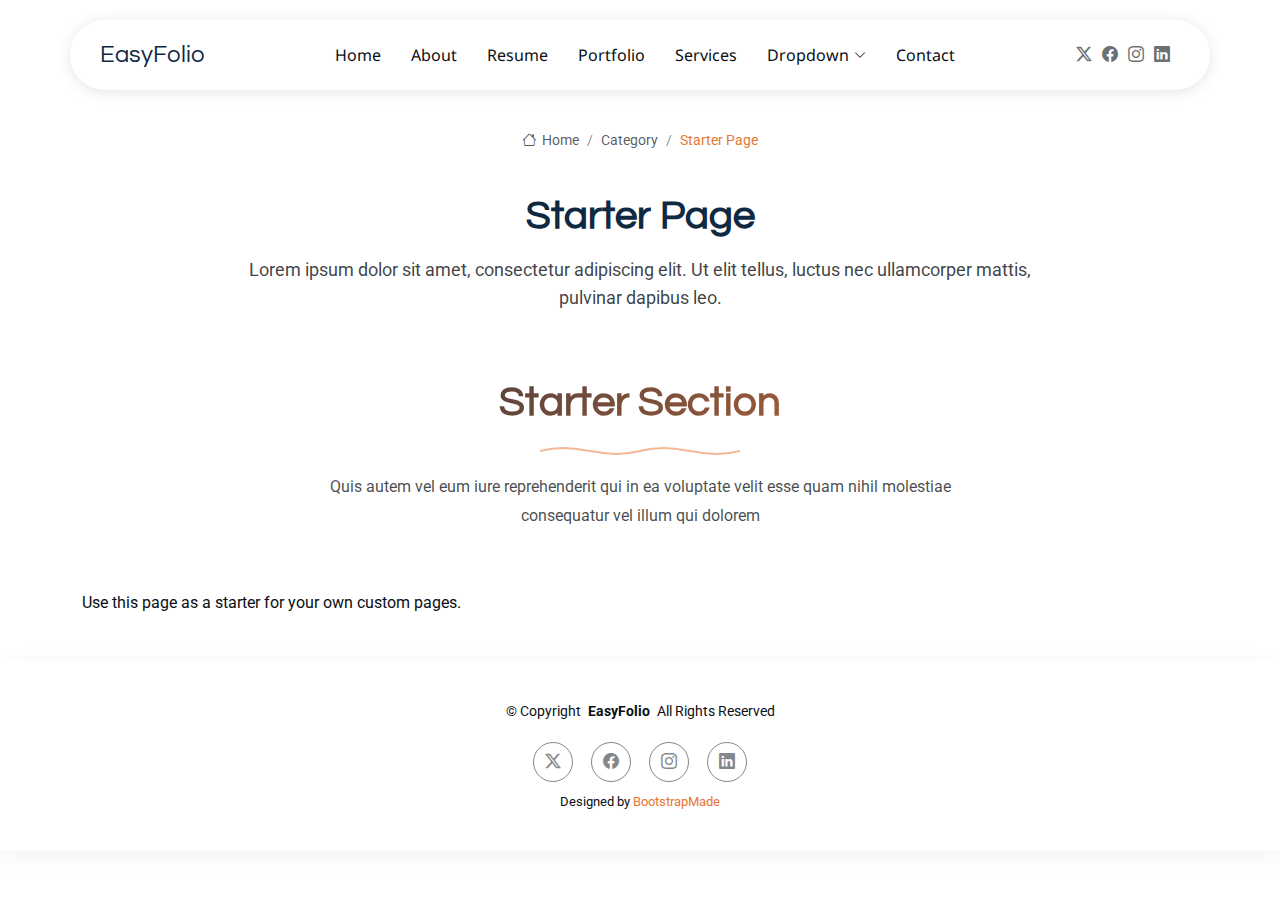
<file: starter-page.html>
<!DOCTYPE html>
<html lang="en">

<head>
  <meta charset="utf-8">
  <meta content="width=device-width, initial-scale=1.0" name="viewport">
  <title>Starter Page - EasyFolio Bootstrap Template</title>
  <meta name="description" content="">
  <meta name="keywords" content="">

  <!-- Favicons -->
  <link href="assets/img/favicon.png" rel="icon">
  <link href="assets/img/apple-touch-icon.png" rel="apple-touch-icon">

  <!-- Fonts -->
  <link href="https://fonts.googleapis.com" rel="preconnect">
  <link href="https://fonts.gstatic.com" rel="preconnect" crossorigin>
  <link href="https://fonts.googleapis.com/css2?family=Roboto:ital,wght@0,100;0,300;0,400;0,500;0,700;0,900;1,100;1,300;1,400;1,500;1,700;1,900&family=Noto+Sans:ital,wght@0,100;0,200;0,300;0,400;0,500;0,600;0,700;0,800;0,900;1,100;1,200;1,300;1,400;1,500;1,600;1,700;1,800;1,900&family=Questrial:wght@400&display=swap" rel="stylesheet">

  <!-- Vendor CSS Files -->
  <link href="assets/vendor/bootstrap/css/bootstrap.min.css" rel="stylesheet">
  <link href="assets/vendor/bootstrap-icons/bootstrap-icons.css" rel="stylesheet">
  <link href="assets/vendor/aos/aos.css" rel="stylesheet">
  <link href="assets/vendor/glightbox/css/glightbox.min.css" rel="stylesheet">
  <link href="assets/vendor/swiper/swiper-bundle.min.css" rel="stylesheet">

  <!-- Main CSS File -->
  <link href="assets/css/main.css" rel="stylesheet">

  <!-- =======================================================
  * Template Name: EasyFolio
  * Template URL: https://bootstrapmade.com/easyfolio-bootstrap-portfolio-template/
  * Updated: Feb 21 2025 with Bootstrap v5.3.3
  * Author: BootstrapMade.com
  * License: https://bootstrapmade.com/license/
  ======================================================== -->
</head>

<body class="starter-page-page">

  <header id="header" class="header d-flex align-items-center sticky-top">
    <div class="header-container container-fluid container-xl position-relative d-flex align-items-center justify-content-between">

      <a href="index.html" class="logo d-flex align-items-center me-auto me-xl-0">
        <!-- Uncomment the line below if you also wish to use an image logo -->
        <!-- <img src="assets/img/logo.webp" alt=""> -->
        <h1 class="sitename">EasyFolio</h1>
      </a>

      <nav id="navmenu" class="navmenu">
        <ul>
          <li><a href="#hero">Home</a></li>
          <li><a href="#about">About</a></li>
          <li><a href="#resume">Resume</a></li>
          <li><a href="#portfolio">Portfolio</a></li>
          <li><a href="#services">Services</a></li>
          <li class="dropdown"><a href="#"><span>Dropdown</span> <i class="bi bi-chevron-down toggle-dropdown"></i></a>
            <ul>
              <li><a href="#">Dropdown 1</a></li>
              <li class="dropdown"><a href="#"><span>Deep Dropdown</span> <i class="bi bi-chevron-down toggle-dropdown"></i></a>
                <ul>
                  <li><a href="#">Deep Dropdown 1</a></li>
                  <li><a href="#">Deep Dropdown 2</a></li>
                  <li><a href="#">Deep Dropdown 3</a></li>
                  <li><a href="#">Deep Dropdown 4</a></li>
                  <li><a href="#">Deep Dropdown 5</a></li>
                </ul>
              </li>
              <li><a href="#">Dropdown 2</a></li>
              <li><a href="#">Dropdown 3</a></li>
              <li><a href="#">Dropdown 4</a></li>
            </ul>
          </li>
          <li><a href="#contact">Contact</a></li>
        </ul>
        <i class="mobile-nav-toggle d-xl-none bi bi-list"></i>
      </nav>

      <div class="header-social-links">
        <a href="#" class="twitter"><i class="bi bi-twitter-x"></i></a>
        <a href="#" class="facebook"><i class="bi bi-facebook"></i></a>
        <a href="#" class="instagram"><i class="bi bi-instagram"></i></a>
        <a href="#" class="linkedin"><i class="bi bi-linkedin"></i></a>
      </div>

    </div>
  </header>

  <main class="main">

    <!-- Page Title -->
    <div class="page-title">
      <div class="breadcrumbs">
        <nav aria-label="breadcrumb">
          <ol class="breadcrumb">
            <li class="breadcrumb-item"><a href="#"><i class="bi bi-house"></i> Home</a></li>
            <li class="breadcrumb-item"><a href="#">Category</a></li>
            <li class="breadcrumb-item active current">Starter Page</li>
          </ol>
        </nav>
      </div>

      <div class="title-wrapper">
        <h1>Starter Page</h1>
        <p>Lorem ipsum dolor sit amet, consectetur adipiscing elit. Ut elit tellus, luctus nec ullamcorper mattis, pulvinar dapibus leo.</p>
      </div>
    </div><!-- End Page Title -->

    <!-- Starter Section Section -->
    <section id="starter-section" class="starter-section section">

      <!-- Section Title -->
      <div class="container section-title" data-aos="fade-up">
        <h2>Starter Section</h2>
        <div class="title-shape">
          <svg viewBox="0 0 200 20" xmlns="http://www.w3.org/2000/svg">
            <path d="M 0,10 C 40,0 60,20 100,10 C 140,0 160,20 200,10" fill="none" stroke="currentColor" stroke-width="2"></path>
          </svg>
        </div>
        <p>Quis autem vel eum iure reprehenderit qui in ea voluptate velit esse quam nihil molestiae consequatur vel illum qui dolorem</p>
      </div><!-- End Section Title -->

      <div class="container" data-aos="fade-up">
        <p>Use this page as a starter for your own custom pages.</p>
      </div>

    </section><!-- /Starter Section Section -->

  </main>

  <footer id="footer" class="footer">

    <div class="container">
      <div class="copyright text-center ">
        <p>© <span>Copyright</span> <strong class="px-1 sitename">EasyFolio</strong> <span>All Rights Reserved</span></p>
      </div>
      <div class="social-links d-flex justify-content-center">
        <a href=""><i class="bi bi-twitter-x"></i></a>
        <a href=""><i class="bi bi-facebook"></i></a>
        <a href=""><i class="bi bi-instagram"></i></a>
        <a href=""><i class="bi bi-linkedin"></i></a>
      </div>
      <div class="credits">
        <!-- All the links in the footer should remain intact. -->
        <!-- You can delete the links only if you've purchased the pro version. -->
        <!-- Licensing information: https://bootstrapmade.com/license/ -->
        <!-- Purchase the pro version with working PHP/AJAX contact form: [buy-url] -->
        Designed by <a href="https://bootstrapmade.com/">BootstrapMade</a>
      </div>
    </div>

  </footer>

  <!-- Scroll Top -->
  <a href="#" id="scroll-top" class="scroll-top d-flex align-items-center justify-content-center"><i class="bi bi-arrow-up-short"></i></a>

  <!-- Vendor JS Files -->
  <script src="assets/vendor/bootstrap/js/bootstrap.bundle.min.js"></script>
  <script src="assets/vendor/php-email-form/validate.js"></script>
  <script src="assets/vendor/aos/aos.js"></script>
  <script src="assets/vendor/waypoints/noframework.waypoints.js"></script>
  <script src="assets/vendor/glightbox/js/glightbox.min.js"></script>
  <script src="assets/vendor/imagesloaded/imagesloaded.pkgd.min.js"></script>
  <script src="assets/vendor/isotope-layout/isotope.pkgd.min.js"></script>
  <script src="assets/vendor/swiper/swiper-bundle.min.js"></script>

  <!-- Main JS File -->
  <script src="assets/js/main.js"></script>

</body>

</html>
</file>
<file: assets/css/main.css>
/*----------------------------------------------------------------
# Fonts
--------------------------------------------------------------*/
:root {
  --default-font: "Roboto",  system-ui, -apple-system, "Segoe UI", Roboto, "Helvetica Neue", Arial, "Noto Sans", "Liberation Sans", sans-serif, "Apple Color Emoji", "Segoe UI Emoji", "Segoe UI Symbol", "Noto Color Emoji";
  --heading-font: "Questrial",  sans-serif;
  --nav-font: "Noto Sans",  sans-serif;
}

/* Global Colors - The following color variables are used throughout the website. Updating them here will change the color scheme of the entire website */
:root { 
  --background-color: #ffffff; /* Background color for the entire website, including individual sections */
  --default-color: #0a0f14; /* Default color used for the majority of the text content across the entire website */
  --heading-color: #0f2943; /* Color for headings, subheadings and title throughout the website */
  --accent-color: #e87532; /* Accent color that represents your brand on the website. It's used for buttons, links, and other elements that need to stand out */
  --surface-color: #ffffff; /* The surface color is used as a background of boxed elements within sections, such as cards, icon boxes, or other elements that require a visual separation from the global background. */
  --contrast-color: #ffffff; /* Contrast color for text, ensuring readability against backgrounds of accent, heading, or default colors. */
}

/* Nav Menu Colors - The following color variables are used specifically for the navigation menu. They are separate from the global colors to allow for more customization options */
:root {
  --nav-color: #0a0f14;  /* The default color of the main navmenu links */
  --nav-hover-color: #e87532; /* Applied to main navmenu links when they are hovered over or active */
  --nav-mobile-background-color: #ffffff; /* Used as the background color for mobile navigation menu */
  --nav-dropdown-background-color: #ffffff; /* Used as the background color for dropdown items that appear when hovering over primary navigation items */
  --nav-dropdown-color: #0a0f14; /* Used for navigation links of the dropdown items in the navigation menu. */
  --nav-dropdown-hover-color: #e87532; /* Similar to --nav-hover-color, this color is applied to dropdown navigation links when they are hovered over. */
}

/* Color Presets - These classes override global colors when applied to any section or element, providing reuse of the sam color scheme. */

.light-background {
  --background-color: #faf9fb;
  --surface-color: #ffffff;
}

.dark-background {
  --background-color: #060606;
  --default-color: #ffffff;
  --heading-color: #ffffff;
  --surface-color: #252525;
  --contrast-color: #ffffff;
}

/* Smooth scroll */
:root {
  scroll-behavior: smooth;
}

/*--------------------------------------------------------------
# General Styling & Shared Classes
--------------------------------------------------------------*/
body {
  color: var(--default-color);
  background-color: var(--background-color);
  font-family: var(--default-font);
}

a {
  color: var(--accent-color);
  text-decoration: none;
  transition: 0.3s;
}

a:hover {
  color: color-mix(in srgb, var(--accent-color), transparent 25%);
  text-decoration: none;
}

h1,
h2,
h3,
h4,
h5,
h6 {
  color: var(--heading-color);
  font-family: var(--heading-font);
}

/* PHP Email Form Messages
------------------------------*/
.php-email-form .error-message {
  display: none;
  background: #df1529;
  color: #ffffff;
  text-align: left;
  padding: 15px;
  margin-bottom: 24px;
  font-weight: 600;
}

.php-email-form .sent-message {
  display: none;
  color: #ffffff;
  background: #059652;
  text-align: center;
  padding: 15px;
  margin-bottom: 24px;
  font-weight: 600;
}

.php-email-form .loading {
  display: none;
  background: var(--surface-color);
  text-align: center;
  padding: 15px;
  margin-bottom: 24px;
}

.php-email-form .loading:before {
  content: "";
  display: inline-block;
  border-radius: 50%;
  width: 24px;
  height: 24px;
  margin: 0 10px -6px 0;
  border: 3px solid var(--accent-color);
  border-top-color: var(--surface-color);
  animation: php-email-form-loading 1s linear infinite;
}

@keyframes php-email-form-loading {
  0% {
    transform: rotate(0deg);
  }

  100% {
    transform: rotate(360deg);
  }
}

/*--------------------------------------------------------------
# Global Header
--------------------------------------------------------------*/
.header {
  color: var(--default-color);
  background-color: var(--background-color);
  padding: 20px 0;
  transition: all 0.5s;
  z-index: 997;
}

.header .header-container {
  background: var(--surface-color);
  border-radius: 50px;
  padding: 5px 25px;
  box-shadow: 0px 2px 15px rgba(0, 0, 0, 0.1);
}

.header .logo {
  line-height: 1;
}

.header .logo img {
  max-height: 36px;
  margin-right: 8px;
}

.header .logo h1 {
  font-size: 24px;
  margin: 0;
  padding-left: 5px;
  font-weight: 500;
  color: var(--heading-color);
}

.header .header-social-links {
  padding-right: 15px;
}

.header .header-social-links a {
  color: color-mix(in srgb, var(--default-color), transparent 40%);
  padding-left: 6px;
  display: inline-block;
  transition: 0.3s;
  font-size: 16px;
}

.header .header-social-links a:hover {
  color: var(--accent-color);
}

.header .header-social-links a i {
  line-height: 0px;
}

@media (max-width: 1200px) {
  .header {
    padding-top: 10px;
  }

  .header .header-container {
    margin-left: 10px;
    margin-right: 10px;
    padding: 10px 5px 10px 15px;
  }

  .header .logo {
    order: 1;
  }

  .header .header-social-links {
    order: 2;
  }

  .header .navmenu {
    order: 3;
  }
}

/*--------------------------------------------------------------
# Navigation Menu
--------------------------------------------------------------*/
/* Navmenu - Desktop */
@media (min-width: 1200px) {
  .navmenu {
    padding: 0;
  }

  .navmenu ul {
    margin: 0;
    padding: 0;
    display: flex;
    list-style: none;
    align-items: center;
  }

  .navmenu li {
    position: relative;
  }

  .navmenu a,
  .navmenu a:focus {
    color: var(--nav-color);
    padding: 18px 15px;
    font-size: 16px;
    font-family: var(--nav-font);
    font-weight: 400;
    display: flex;
    align-items: center;
    justify-content: space-between;
    white-space: nowrap;
    transition: 0.3s;
  }

  .navmenu a i,
  .navmenu a:focus i {
    font-size: 12px;
    line-height: 0;
    margin-left: 5px;
    transition: 0.3s;
  }

  .navmenu li:last-child a {
    padding-right: 0;
  }

  .navmenu li:hover>a,
  .navmenu .active,
  .navmenu .active:focus {
    color: var(--nav-hover-color);
  }

  .navmenu .dropdown ul {
    margin: 0;
    padding: 10px 0;
    background: var(--nav-dropdown-background-color);
    display: block;
    position: absolute;
    visibility: hidden;
    left: 14px;
    top: 130%;
    opacity: 0;
    transition: 0.3s;
    border-radius: 4px;
    z-index: 99;
    box-shadow: 0px 0px 30px rgba(0, 0, 0, 0.1);
  }

  .navmenu .dropdown ul li {
    min-width: 200px;
  }

  .navmenu .dropdown ul a {
    padding: 10px 20px;
    font-size: 15px;
    text-transform: none;
    color: var(--nav-dropdown-color);
  }

  .navmenu .dropdown ul a i {
    font-size: 12px;
  }

  .navmenu .dropdown ul a:hover,
  .navmenu .dropdown ul .active:hover,
  .navmenu .dropdown ul li:hover>a {
    color: var(--nav-dropdown-hover-color);
  }

  .navmenu .dropdown:hover>ul {
    opacity: 1;
    top: 100%;
    visibility: visible;
  }

  .navmenu .dropdown .dropdown ul {
    top: 0;
    left: -90%;
    visibility: hidden;
  }

  .navmenu .dropdown .dropdown:hover>ul {
    opacity: 1;
    top: 0;
    left: -100%;
    visibility: visible;
  }
}

/* Navmenu - Mobile */
@media (max-width: 1199px) {
  .mobile-nav-toggle {
    color: var(--nav-color);
    font-size: 28px;
    line-height: 0;
    margin-right: 10px;
    cursor: pointer;
    transition: color 0.3s;
  }

  .navmenu {
    padding: 0;
    z-index: 9997;
  }

  .navmenu ul {
    display: none;
    list-style: none;
    position: absolute;
    inset: 60px 20px 20px 20px;
    padding: 10px 0;
    margin: 0;
    border-radius: 6px;
    background-color: var(--nav-mobile-background-color);
    overflow-y: auto;
    transition: 0.3s;
    z-index: 9998;
    box-shadow: 0px 0px 30px rgba(0, 0, 0, 0.1);
  }

  .navmenu a,
  .navmenu a:focus {
    color: var(--nav-dropdown-color);
    padding: 10px 20px;
    font-family: var(--nav-font);
    font-size: 17px;
    font-weight: 500;
    display: flex;
    align-items: center;
    justify-content: space-between;
    white-space: nowrap;
    transition: 0.3s;
  }

  .navmenu a i,
  .navmenu a:focus i {
    font-size: 12px;
    line-height: 0;
    margin-left: 5px;
    width: 30px;
    height: 30px;
    display: flex;
    align-items: center;
    justify-content: center;
    border-radius: 50%;
    transition: 0.3s;
    background-color: color-mix(in srgb, var(--accent-color), transparent 90%);
  }

  .navmenu a i:hover,
  .navmenu a:focus i:hover {
    background-color: var(--accent-color);
    color: var(--contrast-color);
  }

  .navmenu a:hover,
  .navmenu .active,
  .navmenu .active:focus {
    color: var(--nav-dropdown-hover-color);
  }

  .navmenu .active i,
  .navmenu .active:focus i {
    background-color: var(--accent-color);
    color: var(--contrast-color);
    transform: rotate(180deg);
  }

  .navmenu .dropdown ul {
    position: static;
    display: none;
    z-index: 99;
    padding: 10px 0;
    margin: 10px 20px;
    background-color: var(--nav-dropdown-background-color);
    border: 1px solid color-mix(in srgb, var(--default-color), transparent 90%);
    box-shadow: none;
    transition: all 0.5s ease-in-out;
  }

  .navmenu .dropdown ul ul {
    background-color: rgba(33, 37, 41, 0.1);
  }

  .navmenu .dropdown>.dropdown-active {
    display: block;
    background-color: rgba(33, 37, 41, 0.03);
  }

  .mobile-nav-active {
    overflow: hidden;
  }

  .mobile-nav-active .mobile-nav-toggle {
    color: #fff;
    position: absolute;
    font-size: 32px;
    top: 15px;
    right: 15px;
    margin-right: 0;
    z-index: 9999;
  }

  .mobile-nav-active .navmenu {
    position: fixed;
    overflow: hidden;
    inset: 0;
    background: rgba(33, 37, 41, 0.8);
    transition: 0.3s;
  }

  .mobile-nav-active .navmenu>ul {
    display: block;
  }
}
/*--------------------------------------------------------------
# Global Footer
--------------------------------------------------------------*/
.footer {
  color: var(--default-color);
  background-color: var(--background-color);
  font-size: 14px;
  padding: 40px 0;
  position: relative;
  box-shadow: 0 5px 25px rgba(0, 0, 0, 0.05);
}

.footer .copyright p {
  margin-bottom: 0;
}

.footer .social-links {
  margin-top: 20px;
  /* TAMBAHAN PENTING: Biar di HP dia turun ke bawah (nggak gepeng) */
  display: flex;
  flex-wrap: wrap; 
  justify-content: center;
  gap: 8px; /* Jarak antar lingkaran */
}

.footer .social-links a {
  display: flex;
  align-items: center;
  justify-content: center;
  width: 40px;
  height: 40px;
  border-radius: 50%;
  border: 1px solid color-mix(in srgb, var(--default-color), transparent 50%);
  font-size: 16px;
  color: color-mix(in srgb, var(--default-color), transparent 50%);
  margin: 0 5px; /* Bisa dihapus kalau sudah pakai gap, tapi dibiarkan juga aman */
  transition: 0.3s;
  flex-shrink: 0; 
}

.footer .social-links a:hover {
  background-color: var(--accent-color); /* Background Orange */
  color: #ffffff; /* Ikon Putih */
  border-color: var(--accent-color); /* Garis pinggir ikut Orange */
}

.footer .credits {
  margin-top: 10px;
  font-size: 13px;
  text-align: center;
}

/*--------------------------------------------------------------
# Scroll Top Button
--------------------------------------------------------------*/
.scroll-top {
  position: fixed;
  visibility: hidden;
  opacity: 0;
  right: 15px;
  bottom: -15px;
  z-index: 99999;
  background-color: var(--accent-color);
  width: 44px;
  height: 44px;
  border-radius: 50px;
  transition: all 0.4s;
}

.scroll-top i {
  font-size: 24px;
  color: var(--contrast-color);
  line-height: 0;
}

.scroll-top:hover {
  background-color: color-mix(in srgb, var(--accent-color), transparent 20%);
  color: var(--contrast-color);
}

.scroll-top.active {
  visibility: visible;
  opacity: 1;
  bottom: 15px;
}

/*--------------------------------------------------------------
# Disable aos animation delay on mobile devices
--------------------------------------------------------------*/
@media screen and (max-width: 768px) {
  [data-aos-delay] {
    transition-delay: 0 !important;
  }
}

/*--------------------------------------------------------------
# Global Page Titles & Breadcrumbs
--------------------------------------------------------------*/
.page-title {
  text-align: center;
  padding: 20px 0;
}

.page-title .breadcrumbs {
  margin-bottom: 1.5rem;
}

.page-title .breadcrumbs .breadcrumb {
  justify-content: center;
  margin: 0;
  padding: 0;
  background: none;
}

.page-title .breadcrumbs .breadcrumb .breadcrumb-item {
  font-size: 0.9rem;
  color: color-mix(in srgb, var(--default-color), transparent 30%);
}

.page-title .breadcrumbs .breadcrumb .breadcrumb-item.active {
  color: var(--accent-color);
}

.page-title .breadcrumbs .breadcrumb .breadcrumb-item a {
  color: inherit;
  text-decoration: none;
  transition: color 0.3s ease;
}

.page-title .breadcrumbs .breadcrumb .breadcrumb-item a:hover {
  color: var(--accent-color);
}

.page-title .breadcrumbs .breadcrumb .breadcrumb-item a i {
  font-size: 0.9rem;
  margin-right: 0.2rem;
}

.page-title .breadcrumbs .breadcrumb .breadcrumb-item+.breadcrumb-item::before {
  color: color-mix(in srgb, var(--default-color), transparent 50%);
}

.page-title .title-wrapper {
  max-width: 800px;
  margin: 0 auto;
  padding: 1rem 0;
}

.page-title .title-wrapper h1 {
  font-size: 2.5rem;
  margin-bottom: 1rem;
  font-weight: 700;
  color: var(--heading-color);
}

.page-title .title-wrapper p {
  font-size: 1.1rem;
  color: color-mix(in srgb, var(--default-color), transparent 20%);
  margin: 0;
  line-height: 1.6;
}

@media (max-width: 768px) {
  .page-title .title-wrapper h1 {
    font-size: 2rem;
  }

  .page-title .title-wrapper p {
    font-size: 1rem;
  }
}

@media (max-width: 576px) {
  .page-title .title-wrapper h1 {
    font-size: 1.75rem;
  }
}

/*--------------------------------------------------------------
# Global Sections
--------------------------------------------------------------*/
section,
.section {
  color: var(--default-color);
  background-color: var(--background-color);
  padding: 60px 0;
  scroll-margin-top: 90px;
  overflow: clip;
}

@media (max-width: 1199px) {

  section,
  .section {
    scroll-margin-top: 66px;
  }
}

/*--------------------------------------------------------------
# Global Section Titles
--------------------------------------------------------------*/
.section-title {
  text-align: center;
  padding-bottom: 60px;
  position: relative;
}

.section-title h2 {
  font-size: 42px;
  font-weight: 700;
  margin-bottom: 10px;
  background: linear-gradient(120deg, var(--heading-color), var(--accent-color));
  -webkit-background-clip: text;
  -webkit-text-fill-color: transparent;
  background-clip: text;
  position: relative;
}

.section-title .title-shape {
  width: 200px;
  height: 20px;
  margin: 0 auto;
  color: var(--accent-color);
  opacity: 0.5;
}

.section-title .title-shape svg {
  width: 100%;
  height: 100%;
}

.section-title p {
  margin: 15px auto 0;
  font-size: 16px;
  max-width: 700px;
  color: color-mix(in srgb, var(--default-color), transparent 25%);
  line-height: 1.8;
}

@media (max-width: 768px) {
  .section-title h2 {
    font-size: 32px;
  }

  .section-title .subtitle-wrapper .subtitle {
    font-size: 13px;
  }
}

/*--------------------------------------------------------------
# Hero Section
--------------------------------------------------------------*/
.hero {
  padding: 80px 0;
  position: relative;
  overflow: hidden;
}

.hero .content h2 {
  font-size: 3.5rem;
  font-weight: 700;
  line-height: 1.2;
  margin-bottom: 1.5rem;
}

@media (max-width: 991px) {
  .hero .content h2 {
    font-size: 2.5rem;
  }
}

.hero .content .lead {
  font-size: 1.25rem;
  margin-bottom: 2rem;
  color: color-mix(in srgb, var(--default-color), transparent 20%);
}

.hero .cta-buttons {
  display: flex;
  gap: 1rem;
  margin-bottom: 3rem;
}

@media (max-width: 576px) {
  .hero .cta-buttons {
    flex-direction: column;
  }
}

.hero .cta-buttons .btn {
  padding: 0.8rem 2rem;
  font-size: 1rem;
  font-weight: 500;
  border-radius: 50px;
  transition: all 0.3s ease;
}

.hero .cta-buttons .btn.btn-primary {
  background-color: var(--accent-color);
  border-color: var(--accent-color);
  color: var(--contrast-color);
}

.hero .cta-buttons .btn.btn-primary:hover {
  background-color: color-mix(in srgb, var(--accent-color), transparent 15%);
  border-color: color-mix(in srgb, var(--accent-color), transparent 15%);
  transform: translateY(-2px);
}

.hero .cta-buttons .btn.btn-outline {
  border: 2px solid color-mix(in srgb, var(--accent-color), transparent 70%);
  color: var(--accent-color);
  background: transparent;
}

.hero .cta-buttons .btn.btn-outline:hover {
  background-color: var(--accent-color);
  color: var(--contrast-color);
  transform: translateY(-2px);
}

.hero .hero-stats {
  display: flex;
  gap: 3rem;
  margin-top: 2rem;
}

@media (max-width: 576px) {
  .hero .hero-stats {
    flex-direction: column;
    gap: 1.5rem;
  }
}

.hero .hero-stats .stat-item .stat-number {
  display: block;
  font-size: 2.5rem;
  font-weight: 700;
  color: var(--heading-color);
  line-height: 1;
}

.hero .hero-stats .stat-item .stat-label {
  font-size: 0.9rem;
  color: color-mix(in srgb, var(--default-color), transparent 30%);
  margin-top: 0.5rem;
  display: block;
}

.hero .hero-image {
  position: relative;
  padding: 2rem;
}

.hero .hero-image img {
  position: relative;
  z-index: 2;
}

.hero .hero-image .shape-1,
.hero .hero-image .shape-2 {
  position: absolute;
  border-radius: 30% 70% 70% 30%/30% 30% 70% 70%;
  z-index: 1;
}

.hero .hero-image .shape-1 {
  width: 300px;
  height: 300px;
  background-color: color-mix(in srgb, var(--accent-color), transparent 85%);
  top: -20px;
  right: -20px;
  animation: morphShape 15s linear infinite;
}

.hero .hero-image .shape-2 {
  width: 200px;
  height: 200px;
  background-color: color-mix(in srgb, var(--heading-color), transparent 90%);
  bottom: -20px;
  left: -20px;
  animation: morphShape 20s linear infinite reverse;
}

@media (max-width: 991px) {
  .hero {
    text-align: center;
    padding: 60px 0;
  }

  .hero .cta-buttons {
    justify-content: center;
  }

  .hero .hero-stats {
    justify-content: center;
  }

  .hero .hero-image {
    margin-top: 3rem;
  }
}

@keyframes morphShape {
  0% {
    border-radius: 30% 70% 70% 30%/30% 30% 70% 70%;
  }

  25% {
    border-radius: 58% 42% 75% 25%/76% 46% 54% 24%;
  }

  50% {
    border-radius: 50% 50% 33% 67%/55% 27% 73% 45%;
  }

  75% {
    border-radius: 33% 67% 58% 42%/63% 68% 32% 37%;
  }

  100% {
    border-radius: 30% 70% 70% 30%/30% 30% 70% 70%;
  }
}

/*--------------------------------------------------------------
# About Section
--------------------------------------------------------------*/
.about .about-image {
  position: relative;
}

.about .about-image img {
  box-shadow: 0 0 30px rgba(0, 0, 0, 0.1);
}

.about .about-content {
  padding-left: 2rem;
}

@media (max-width: 991.98px) {
  .about .about-content {
    padding-left: 0;
    margin-top: 3rem;
  }
}

.about .about-content .subtitle {
  font-size: 0.875rem;
  font-weight: 600;
  letter-spacing: 2px;
  color: var(--accent-color);
  margin-bottom: 1rem;
  display: block;
}

.about .about-content h2 {
  font-size: 2rem;
  font-weight: 700;
  margin-bottom: 1.5rem;
}

.about .about-content .lead {
  font-size: 1.1rem;
  color: color-mix(in srgb, var(--default-color), transparent 25%);
}

.about .personal-info {
  margin-top: 2rem;
  padding: 2rem;
  background-color: var(--surface-color);
  border-radius: 1rem;
  box-shadow: 0 0 30px rgba(0, 0, 0, 0.05);
}

.about .personal-info .info-item {
  display: flex;
  flex-direction: column;
  gap: 0.5rem;
}

.about .personal-info .info-item .label {
  font-size: 0.875rem;
  color: color-mix(in srgb, var(--default-color), transparent 40%);
}

.about .personal-info .info-item .value {
  font-weight: 600;
  color: var(--heading-color);
}

.about .signature {
  display: flex;
  align-items: center;
  gap: 1.5rem;
}

.about .signature .signature-image {
  max-width: 150px;
}

.about .signature .signature-info h4 {
  font-size: 1.25rem;
  margin-bottom: 0.25rem;
}

.about .signature .signature-info p {
  font-size: 0.875rem;
  color: color-mix(in srgb, var(--default-color), transparent 40%);
  margin: 0;
}

/*--------------------------------------------------------------
# Skills Section
--------------------------------------------------------------*/
.skills .skill-box {
  background-color: var(--surface-color);
  padding: 2rem;
  border-radius: 8px;
  box-shadow: 0 0 20px rgba(0, 0, 0, 0.05);
  height: 100%;
  display: flex;
  flex-direction: column;
  justify-content: space-between;
}

.skills .skill-box h3 {
  font-size: 1.2rem;
  margin-bottom: 1rem;
  font-weight: 600;
}

.skills .skill-box p {
  font-size: 0.9rem;
  margin-bottom: 0.8rem;
  opacity: 0.6;
}

.skills .skill-box .progress {
  background-color: color-mix(in srgb, var(--accent-color), transparent 85%);
  border-radius: 50px;
  height: 8px;
  margin-top: 5px;
  overflow: hidden;
}

.skills .skill-box .progress .progress-bar {
  background-color: var(--accent-color);
  height: 100%;
  position: relative;
  border-radius: 50px;
  transition: 0.9s;
  width: 1px;
}

/*--------------------------------------------------------------
# Hover Effects for Skills Section
--------------------------------------------------------------*/
.skills .skill-box {
  background-color: var(--surface-color);
  padding: 2rem;
  border-radius: 12px;
  box-shadow: 0 5px 15px rgba(0, 0, 0, 0.05);
  height: 100%;
  display: flex;
  flex-direction: column;
  justify-content: space-between;
  transition: all 0.4s cubic-bezier(0.25, 0.8, 0.25, 1);
  border: 1px solid transparent;
  position: relative;
  z-index: 1;
}

.skills .skill-box:hover {
  background-color: var(--accent-color);
  transform: translateY(-10px);
  box-shadow: 0 20px 40px rgba(232, 117, 50, 0.4);
}

.skills .skill-box h3 {
  font-size: 1.3rem;
  margin-bottom: 1rem;
  font-weight: 700;
  color: var(--heading-color);
  transition: color 0.3s ease;
}

.skills .skill-box:hover h3 {
  color: #ffffff;
}

.skills .skill-box p {
  font-size: 0.95rem;
  margin-bottom: 1.5rem;
  color: var(--default-color);
  opacity: 0.8;
  transition: color 0.3s ease;
}

.skills .skill-box:hover p {
  color: rgba(255, 255, 255, 0.9);
  opacity: 1;
}

.skills .skill-box .text-end {
  font-weight: 700;
  font-size: 0.9rem;
  margin-bottom: 5px;
  color: var(--heading-color);
  transition: color 0.3s ease;
}

.skills .skill-box:hover .text-end {
  color: rgba(255, 255, 255, 0.9);
}

.skills .skill-box .progress {
  background-color: color-mix(in srgb, var(--accent-color), transparent 85%);
  border-radius: 50px;
  height: 10px;
  overflow: hidden;
  transition: background-color 0.3s ease;
}

.skills .skill-box:hover .progress {
  background-color: rgba(255, 255, 255, 0.2);
}

.skills .skill-box .progress .progress-bar {
  background-color: var(--accent-color);
  height: 100%;
  border-radius: 50px;
  transition: all 0.3s ease-in-out;
}

.skills .skill-box:hover .progress .progress-bar {
  background-color: #ffffff;
  box-shadow: 0 0 10px rgba(255, 255, 255, 0.5);
}

/*--------------------------------------------------------------
# Resume Section
--------------------------------------------------------------*/
.resume .resume-wrapper .resume-block {
  margin-bottom: 3rem;
}

.resume .resume-wrapper .resume-block:last-child {
  margin-bottom: 0;
}

.resume .resume-wrapper .resume-block h2 {
  font-size: 2rem;
  margin-bottom: 0.8rem;
  font-weight: 700;
}

.resume .resume-wrapper .resume-block h2 span {
  color: var(--accent-color);
}

.resume .resume-wrapper .resume-block .lead {
  color: color-mix(in srgb, var(--default-color), transparent 25%);
  margin-bottom: 3rem;
}

.resume .resume-wrapper .timeline {
  position: relative;
}

.resume .resume-wrapper .timeline::before {
  content: "";
  position: absolute;
  left: 20%;
  top: 0;
  height: 100%;
  width: 2px;
  background-color: color-mix(in srgb, var(--accent-color), transparent 85%);
}

.resume .resume-wrapper .timeline .timeline-item {
  display: flex;
  align-items: flex-start;
  margin-bottom: 2.5rem;
  position: relative;
}

.resume .resume-wrapper .timeline .timeline-item:last-child {
  margin-bottom: 0;
}

.resume .resume-wrapper .timeline .timeline-item .timeline-left {
  width: 20%;
  padding-right: 3rem;
}

.resume .resume-wrapper .timeline .timeline-item .timeline-left .company {
  color: var(--heading-color);
  font-weight: 600;
  font-size: 1.1rem;
  margin-bottom: 0.25rem;
}

.resume .resume-wrapper .timeline .timeline-item .timeline-left .period {
  color: var(--accent-color);
  font-size: 0.9rem;
}

.resume .resume-wrapper .timeline .timeline-item .timeline-dot {
  position: absolute;
  left: calc(20% + 1px);
  transform: translateX(-50%);
  width: 1rem;
  height: 1rem;
  background-color: var(--accent-color);
  border-radius: 50%;
}

.resume .resume-wrapper .timeline .timeline-item .timeline-right {
  width: 70%;
  padding-left: 3rem;
  margin-top: -4px;
}

.resume .resume-wrapper .timeline .timeline-item .timeline-right .position {
  color: var(--heading-color);
  font-size: 1.2rem;
  margin-bottom: 0.6rem;
  font-weight: 600;
}

.resume .resume-wrapper .timeline .timeline-item .timeline-right .description {
  color: color-mix(in srgb, var(--default-color), transparent 25%);
}

.resume .resume-wrapper .timeline .timeline-item .timeline-right ul {
  padding-left: 15px;
}

.resume .resume-wrapper .timeline .timeline-item .timeline-right ul li {
  padding-bottom: 12px;
}

@media (max-width: 992px) {
  .resume .resume-wrapper .resume-block h2 {
    font-size: 2rem;
  }

  .resume .resume-wrapper .timeline::before {
    left: 1rem;
  }

  .resume .resume-wrapper .timeline .timeline-item {
    flex-direction: column;
    margin-bottom: 20px;
  }

  .resume .resume-wrapper .timeline .timeline-item .timeline-left {
    width: 100%;
    text-align: left;
    padding-right: 0;
    padding-left: 2.5rem;
    margin-bottom: 1.6rem;
    margin-top: -4px;
  }

  .resume .resume-wrapper .timeline .timeline-item .timeline-dot {
    left: calc(1rem + 1px);
  }

  .resume .resume-wrapper .timeline .timeline-item .timeline-right {
    width: 100%;
    padding-left: 2.5rem;
  }
}

/*--------------------------------------------------------------
# Portfolio Section
--------------------------------------------------------------*/
.portfolio .portfolio-filters-container {
  margin-bottom: 40px;
}

.portfolio .portfolio-filters {
  display: flex;
  justify-content: center;
  gap: 15px;
  flex-wrap: wrap;
  padding: 0;
  margin: 0;
  list-style: none;
}

.portfolio .portfolio-filters li {
  font-size: 15px;
  font-weight: 500;
  padding: 8px 20px;
  cursor: pointer;
  border-radius: 30px;
  background-color: color-mix(in srgb, var(--surface-color), transparent 50%);
  color: var(--default-color);
  transition: all 0.3s ease-in-out;
}

.portfolio .portfolio-filters li:hover {
  background-color: color-mix(in srgb, var(--accent-color), transparent 85%);
  color: var(--accent-color);
  transform: translateY(-2px);
}

.portfolio .portfolio-filters li.filter-active {
  background-color: var(--accent-color);
  color: var(--contrast-color);
}

.portfolio .portfolio-card {
  background-color: var(--surface-color);
  border-radius: 15px;
  overflow: hidden;
  box-shadow: 0 5px 25px rgba(0, 0, 0, 0.05);
  transition: all 0.3s ease-in-out;
}

.portfolio .portfolio-card:hover {
  transform: translateY(-10px);
  box-shadow: 0 8px 35px rgba(0, 0, 0, 0.1);
}

.portfolio .portfolio-card:hover .portfolio-overlay {
  opacity: 1;
  visibility: visible;
}

.portfolio .portfolio-card:hover .portfolio-overlay .portfolio-actions {
  transform: translateY(0);
}

.portfolio .portfolio-card .portfolio-image {
  position: relative;
  overflow: hidden;
  aspect-ratio: 16/10;
}

.portfolio .portfolio-card .portfolio-image img {
  width: 100%;
  height: 100%;
  object-fit: cover;
  transition: transform 0.6s ease-in-out;
}

.portfolio .portfolio-card .portfolio-overlay {
  position: absolute;
  top: 0;
  left: 0;
  width: 100%;
  height: 100%;
  background: linear-gradient(to top, rgba(0, 0, 0, 0.7), transparent);
  opacity: 0;
  visibility: hidden;
  transition: all 0.4s ease-in-out;
  display: flex;
  align-items: flex-end;
  padding: 20px;
}

.portfolio .portfolio-card .portfolio-overlay .portfolio-actions {
  transform: translateY(20px);
  transition: all 0.4s ease-in-out;
  display: flex;
  gap: 15px;
}

.portfolio .portfolio-card .portfolio-overlay .portfolio-actions a {
  width: 45px;
  height: 45px;
  background-color: var(--surface-color);
  border-radius: 50%;
  display: flex;
  align-items: center;
  justify-content: center;
  color: var(--accent-color);
  font-size: 20px;
  transition: all 0.3s ease;
}

.portfolio .portfolio-card .portfolio-overlay .portfolio-actions a:hover {
  background-color: var(--accent-color);
  color: var(--contrast-color);
  transform: scale(1.1);
}

.portfolio .portfolio-card .portfolio-content {
  padding: 25px;
}

.portfolio .portfolio-card .portfolio-content .category {
  font-size: 14px;
  color: var(--accent-color);
  text-transform: uppercase;
  letter-spacing: 1px;
  font-weight: 500;
  display: block;
  margin-bottom: 10px;
}

.portfolio .portfolio-card .portfolio-content h3 {
  font-size: 20px;
  margin: 0 0 15px;
  font-weight: 600;
  transition: color 0.3s ease;
}

.portfolio .portfolio-card .portfolio-content h3:hover {
  color: var(--accent-color);
}

.portfolio .portfolio-card .portfolio-content p {
  font-size: 15px;
  color: color-mix(in srgb, var(--default-color), transparent 30%);
  margin: 0;
  line-height: 1.6;
}

@media (max-width: 768px) {
  .portfolio .portfolio-filters li {
    font-size: 14px;
    padding: 6px 15px;
  }

  .portfolio .portfolio-card .portfolio-content {
    padding: 20px;
  }

  .portfolio .portfolio-card .portfolio-content h3 {
    font-size: 18px;
  }

  .portfolio .portfolio-card .portfolio-content p {
    font-size: 14px;
  }
}

/* Update Bagian Ini di CSS Portfolio Modern */

.portfolio .portfolio-content {
  padding: 25px;
  position: relative;
  background: #fff;
  z-index: 2;
  text-align: center; /* MEMBUAT SEMUA TEKS DI TENGAH */
}

/* Kategori Kecil (Label) */
/* =========================================
   KEMBALI KE STYLE ORIGINAL TEMPLATE
   ========================================= */

.portfolio .portfolio-filters li {
  font-size: 15px;
  font-weight: 500;
  padding: 8px 20px;
  cursor: pointer;
  border-radius: 30px;
  background-color: color-mix(in srgb, var(--surface-color), transparent 50%);
  color: var(--default-color);
  transition: all 0.3s ease-in-out;
  margin: 0; /* Reset margin aneh-aneh */
  border: none; /* Hapus border */
}

.portfolio .portfolio-filters li:hover {
  background-color: color-mix(in srgb, var(--accent-color), transparent 85%);
  color: var(--accent-color);
  transform: none; /* Hapus efek naik */
  box-shadow: none;
}

.portfolio .portfolio-filters li.filter-active {
  background-color: var(--accent-color);
  color: var(--contrast-color);
}

.portfolio .portfolio-card {
  background-color: var(--surface-color);
  border-radius: 15px;
  overflow: hidden;
  box-shadow: 0 5px 25px rgba(0, 0, 0, 0.05);
  transition: all 0.3s ease-in-out;
  border: none; /* Hapus border tambahan */
}

.portfolio .portfolio-card:hover {
  transform: translateY(-10px);
  box-shadow: 0 8px 35px rgba(0, 0, 0, 0.1);
}

.portfolio .portfolio-card .portfolio-image img {
  transform: none; /* Hapus zoom in gambar */
}

/* --- KEMBALIKAN BAGIAN INI (CONTENT) --- */

.portfolio .portfolio-card .portfolio-content {
  padding: 25px;
  text-align: left; /* Kembali rata kiri (standar) */
  background: transparent;
}

.portfolio .portfolio-card .portfolio-content .category {
  /* Hapus semua style kotak/pill/background */
  background: none;
  padding: 0;
  border-radius: 0;
  box-shadow: none;
  border: none;
  width: auto;
  
  /* Style Asli */
  font-size: 14px;
  color: var(--accent-color);
  text-transform: uppercase;
  letter-spacing: 1px;
  font-weight: 500;
  display: block; /* Kembali block biasa */
  margin-bottom: 10px;
}

.portfolio .portfolio-card .portfolio-content .category:hover {
  transform: none;
  box-shadow: none;
  background: none;
  color: var(--accent-color);
}

.portfolio .portfolio-card .portfolio-content h3 {
  font-size: 20px;
  margin: 0 0 15px;
  font-weight: 600;
  color: var(--heading-color);
}

.portfolio .portfolio-card .portfolio-content p {
  font-size: 15px;
  color: color-mix(in srgb, var(--default-color), transparent 30%);
  margin: 0;
  line-height: 1.6;
  max-width: 100%;
}

.portfolio .portfolio-content h3 {
  font-size: 1.4rem;
  font-weight: 700;
  margin-bottom: 12px;
  color: var(--heading-color);
  line-height: 1.3;
}

.portfolio .portfolio-content p {
  font-size: 0.95rem;
  color: #666;
  margin-bottom: 0;
  line-height: 1.6;
  margin-left: auto;  /* Memastikan paragraf di tengah */
  margin-right: auto;
  max-width: 90%; /* Agar teks tidak terlalu lebar ke samping */
}


/*--------------------------------------------------------------
# Testimonials Section
--------------------------------------------------------------*/
.testimonials .testimonials-slider {
  width: 100%;
  position: relative;
  padding-bottom: 60px;
}

.testimonials .swiper-wrapper {
  height: auto;
}

.testimonials .testimonial-item {
  background-color: var(--surface-color);
  padding: 40px;
  border-radius: 20px;
}

@media (max-width: 575px) {
  .testimonials .testimonial-item {
    padding: 20px;
  }
}

.testimonials .testimonial-item h2 {
  font-size: 24px;
  font-weight: 600;
  margin-bottom: 20px;
}

.testimonials .testimonial-item p {
  font-size: 16px;
  line-height: 1.8;
  margin-bottom: 30px;
  font-style: italic;
}

.testimonials .testimonial-item .profile {
  gap: 15px;
}

.testimonials .testimonial-item .profile .profile-img {
  width: 60px;
  height: 60px;
  border-radius: 50%;
  object-fit: cover;
}

.testimonials .testimonial-item .profile .profile-info h3 {
  font-size: 18px;
  margin: 0;
  font-weight: 600;
}

.testimonials .testimonial-item .profile .profile-info span {
  font-size: 14px;
  color: color-mix(in srgb, var(--default-color) 70%, transparent);
}

.testimonials .testimonial-item .featured-img-wrapper {
  min-height: 400px;
  position: relative;
  overflow: hidden;
  border-radius: 16px;
}

.testimonials .testimonial-item .featured-img {
  width: 100%;
  height: 100%;
  object-fit: cover;
  position: absolute;
  top: 0;
  left: 0;
}

.testimonials .swiper-navigation {
  position: absolute;
  bottom: 0;
  gap: 10px;
}

.testimonials .swiper-button-prev,
.testimonials .swiper-button-next {
  position: relative;
  left: auto;
  right: auto;
  top: auto;
  margin: 0;
  width: 44px;
  height: 44px;
  background-color: var(--surface-color);
  border-radius: 50%;
  border: 1px solid color-mix(in srgb, var(--default-color) 10%, transparent);
  transition: 0.3s;
}

.testimonials .swiper-button-prev::after,
.testimonials .swiper-button-next::after {
  font-size: 20px;
  color: var(--default-color);
}

.testimonials .swiper-button-prev:hover,
.testimonials .swiper-button-next:hover {
  background-color: var(--accent-color);
  border-color: var(--accent-color);
}

.testimonials .swiper-button-prev:hover::after,
.testimonials .swiper-button-next:hover::after {
  color: var(--contrast-color);
}

/*--------------------------------------------------------------
# Services Section
--------------------------------------------------------------*/
.services {
  padding: 80px 0;
}

.services .servies-title {
  font-size: 2.5rem;
  margin-bottom: 1.5rem;
}

.services .btn-outline-primary {
  color: var(--accent-color);
  border-color: var(--accent-color);
  padding: 10px 30px;
  border-radius: 50px;
  transition: all 0.3s ease;
}

.services .btn-outline-primary:hover {
  background-color: var(--accent-color);
  color: var(--contrast-color);
}

.services .service-item {
  background-color: var(--surface-color);
  padding: 30px;
  border-radius: 10px;
  box-shadow: 0 5px 15px rgba(0, 0, 0, 0.1);
  height: 100%;
  transition: transform 0.3s ease;
}

.services .service-item:hover {
  transform: scale(1.05);
}

.services .service-item i {
  font-size: 2.5rem;
  color: var(--accent-color);
  display: inline-block;
  margin-bottom: 15px;
}

.services .service-item h3 {
  font-size: 1.25rem;
  margin-bottom: 15px;
}

.services .service-item h3 a {
  color: var(--heading-color);
}

.services .service-item h3 a:hover {
  color: var(--accent-color);
}

.services .service-item p {
  font-size: 0.9rem;
  color: color-mix(in srgb, var(--default-color), transparent 25%);
}

@media (max-width: 991px) {
  .services h2 {
    font-size: 2rem;
  }
}

/*--------------------------------------------------------------
# Services Section - Custom Style
--------------------------------------------------------------*/
.service-item {
  background-color: var(--surface-color);
  padding: 30px;
  border-radius: 10px;
  box-shadow: 0 5px 15px rgba(0, 0, 0, 0.1);
  height: 100%;
  transition: all 0.3s ease-in-out;
  position: relative;
  overflow: hidden;
  border: 1px solid transparent;
}

/* Efek Hover pada Kotak (Naik sedikit) */
.service-item:hover {
  transform: translateY(-5px);
  box-shadow: 0 10px 30px rgba(0, 0, 0, 0.1);
}

/* --- IKON --- */
.service-item .icon {
  margin-bottom: 15px;
}

.service-item .icon i {
  font-size: 2.5rem;
  line-height: 1;
  color: var(--accent-color); /* AWAL: Warna Accent (Oranye) */
  transition: color 0.3s ease;
}

/* Saat Hover: Ikon jadi Warna Heading (Biru Gelap) */
.service-item:hover .icon i {
  color: var(--heading-color);
}

/* --- JUDUL (H3) --- */
.service-item h3 {
  font-size: 1.25rem;
  font-weight: 700;
  margin-bottom: 15px;
  color: var(--accent-color); /* AWAL: Warna Accent (Oranye) */
  transition: color 0.3s ease;
  cursor: default; /* Kursor biasa (karena link dihapus) */
}

/* Saat Hover: Judul jadi Warna Heading (Biru Gelap) */
.service-item:hover h3 {
  color: var(--heading-color);
}

/* --- DESKRIPSI (P) --- */
.service-item p {
  font-size: 0.9rem;
  color: color-mix(in srgb, var(--default-color), transparent 25%);
  line-height: 1.6;
  margin-bottom: 0;
}
/*--------------------------------------------------------------
# Faq Section
--------------------------------------------------------------*/
.faq .faq-container .faq-item {
  background-color: var(--surface-color);
  position: relative;
  padding: 20px;
  margin-bottom: 15px;
  border: 1px solid color-mix(in srgb, var(--default-color), transparent 85%);
  border-radius: 5px;
  overflow: hidden;
}

.faq .faq-container .faq-item:last-child {
  margin-bottom: 0;
}

.faq .faq-container .faq-item h3 {
  font-weight: 600;
  font-size: 16px;
  line-height: 24px;
  margin: 0 30px 0 0;
  transition: 0.3s;
  cursor: pointer;
  display: flex;
  align-items: center;
}

.faq .faq-container .faq-item h3 .num {
  color: var(--accent-color);
  padding-right: 5px;
}

.faq .faq-container .faq-item h3:hover {
  color: var(--accent-color);
}

.faq .faq-container .faq-item .faq-content {
  display: grid;
  grid-template-rows: 0fr;
  transition: 0.3s ease-in-out;
  visibility: hidden;
  opacity: 0;
}

.faq .faq-container .faq-item .faq-content p {
  margin-bottom: 0;
  overflow: hidden;
}

.faq .faq-container .faq-item .faq-toggle {
  position: absolute;
  top: 20px;
  right: 20px;
  font-size: 16px;
  line-height: 0;
  transition: 0.3s;
  cursor: pointer;
}

.faq .faq-container .faq-item .faq-toggle:hover {
  color: var(--accent-color);
}

.faq .faq-container .faq-active {
  background-color: color-mix(in srgb, var(--accent-color), transparent 97%);
  border-color: color-mix(in srgb, var(--accent-color), transparent 80%);
}

.faq .faq-container .faq-active h3 {
  color: var(--accent-color);
}

.faq .faq-container .faq-active .faq-content {
  grid-template-rows: 1fr;
  visibility: visible;
  opacity: 1;
  padding-top: 10px;
}

.faq .faq-container .faq-active .faq-toggle {
  transform: rotate(90deg);
  color: var(--accent-color);
}

/*--------------------------------------------------------------
# Contact Section
--------------------------------------------------------------*/
.contact .section-category {
  font-family: var(--heading-font);
  font-weight: 600;
  font-size: 0.9rem;
  text-transform: uppercase;
  letter-spacing: 1px;
}

.contact .content h2 {
  font-weight: 700;
  line-height: 1.2;
}

.contact .content .lead {
  color: color-mix(in srgb, var(--default-color), transparent 25%);
}

.contact .contact-info .info-item {
  font-size: 1.1rem;
}

.contact .contact-info .info-item i {
  color: var(--accent-color);
  font-size: 1.4rem;
}

.contact .contact-info .map-link {
  color: var(--heading-color);
  font-weight: 500;
  font-size: 1.1rem;
  transition: all 0.3s ease;
}

.contact .contact-info .map-link i {
  transition: transform 0.3s ease;
}

.contact .contact-info .map-link:hover {
  color: var(--accent-color);
}

.contact .contact-info .map-link:hover i {
  transform: translateX(5px);
}

.contact .contact-form {
  background-color: var(--surface-color);
  border: none;
  box-shadow: 0 5px 25px rgba(0, 0, 0, 0.05);
  border-radius: 12px;
}

.contact .contact-form .form-control,
.contact .contact-form .form-select {
  padding: 0.75rem 1.25rem;
  border-color: #e5e5e5;
  border-radius: 8px;
  font-size: 1rem;
}

.contact .contact-form .form-control:focus,
.contact .contact-form .form-select:focus {
  border-color: color-mix(in srgb, var(--accent-color), transparent 50%);
  box-shadow: 0 0 0 0.25rem color-mix(in srgb, var(--accent-color), transparent 90%);
}

.contact .contact-form .form-control::placeholder,
.contact .contact-form .form-select::placeholder {
  color: color-mix(in srgb, var(--default-color), transparent 50%);
}

.contact .contact-form .btn-submit {
  background-color: var(--accent-color);
  color: var(--contrast-color);
  padding: 0.75rem 2rem;
  font-weight: 500;
  border-radius: 8px;
  transition: all 0.3s ease;
}

.contact .contact-form .btn-submit:hover {
  background-color: color-mix(in srgb, var(--accent-color), transparent 15%);
  transform: translateY(-1px);
}

.contact .contact-form .btn-submit:active {
  transform: translateY(0);
}

/*--------------------------------------------------------------
# Portfolio Details Section
--------------------------------------------------------------*/
.portfolio-details .portfolio-info h3 {
  font-size: 22px;
  font-weight: 700;
  margin-bottom: 20px;
  padding-bottom: 20px;
  position: relative;
}

.portfolio-details .portfolio-info h3:after {
  content: "";
  position: absolute;
  display: block;
  width: 50px;
  height: 3px;
  background: var(--accent-color);
  left: 0;
  bottom: 0;
}

.portfolio-details .portfolio-info ul {
  list-style: none;
  padding: 0;
  font-size: 15px;
}

.portfolio-details .portfolio-info ul li {
  display: flex;
  flex-direction: column;
  padding-bottom: 15px;
}

.portfolio-details .portfolio-info ul strong {
  text-transform: uppercase;
  font-weight: 400;
  color: color-mix(in srgb, var(--default-color), transparent 50%);
  font-size: 14px;
}

.portfolio-details .portfolio-info .btn-visit {
  padding: 8px 40px;
  background: var(--accent-color);
  color: var(--contrast-color);
  border-radius: 50px;
  transition: 0.3s;
}

.portfolio-details .portfolio-info .btn-visit:hover {
  background: color-mix(in srgb, var(--accent-color), transparent 20%);
}

.portfolio-details .portfolio-description h2 {
  font-size: 26px;
  font-weight: 700;
  margin-bottom: 20px;
}

.portfolio-details .portfolio-description p {
  padding: 0;
}

.portfolio-details .portfolio-description .testimonial-item {
  padding: 30px 30px 0 30px;
  position: relative;
  background: color-mix(in srgb, var(--default-color), transparent 97%);
  margin-bottom: 50px;
}

.portfolio-details .portfolio-description .testimonial-item .testimonial-img {
  width: 90px;
  border-radius: 50px;
  border: 6px solid var(--background-color);
  float: left;
  margin: 0 10px 0 0;
}

.portfolio-details .portfolio-description .testimonial-item h3 {
  font-size: 18px;
  font-weight: bold;
  margin: 15px 0 5px 0;
  padding-top: 20px;
}

.portfolio-details .portfolio-description .testimonial-item h4 {
  font-size: 14px;
  color: #6c757d;
  margin: 0;
}

.portfolio-details .portfolio-description .testimonial-item .quote-icon-left,
.portfolio-details .portfolio-description .testimonial-item .quote-icon-right {
  color: color-mix(in srgb, var(--accent-color), transparent 50%);
  font-size: 26px;
  line-height: 0;
}

.portfolio-details .portfolio-description .testimonial-item .quote-icon-left {
  display: inline-block;
  left: -5px;
  position: relative;
}

.portfolio-details .portfolio-description .testimonial-item .quote-icon-right {
  display: inline-block;
  right: -5px;
  position: relative;
  top: 10px;
  transform: scale(-1, -1);
}

.portfolio-details .portfolio-description .testimonial-item p {
  font-style: italic;
  margin: 0 0 15px 0 0 0;
  padding: 0;
}

/*--------------------------------------------------------------
# Service Details Section
--------------------------------------------------------------*/
.service-details .service-details-slider {
  position: relative;
  overflow: hidden;
  border-radius: 10px;
  z-index: 1;
}

.service-details .service-details-slider .swiper-wrapper {
  height: auto !important;
}

.service-details .service-details-slider .swiper-pagination {
  position: absolute;
  bottom: 20px;
  left: 0;
  right: 0;
  z-index: 2;
}

.service-details .service-details-slider .swiper-pagination .swiper-pagination-bullet {
  width: 10px;
  height: 10px;
  background-color: var(--contrast-color);
  opacity: 0.5;
  transition: 0.3s;
}

.service-details .service-details-slider .swiper-pagination .swiper-pagination-bullet.swiper-pagination-bullet-active {
  opacity: 1;
  width: 20px;
  border-radius: 5px;
}

.service-details .content h3 {
  font-size: 28px;
  font-weight: 700;
  margin-bottom: 20px;
}

.service-details .content p {
  color: color-mix(in srgb, var(--default-color), transparent 20%);
  margin-bottom: 15px;
}

.service-details .content .features .feature-box {
  padding: 20px;
  background: var(--surface-color);
  border-radius: 10px;
  box-shadow: 0 0 20px rgba(0, 0, 0, 0.05);
  height: 100%;
  transition: 0.3s;
}

.service-details .content .features .feature-box:hover {
  transform: translateY(-5px);
}

.service-details .content .features .feature-box i {
  font-size: 24px;
  color: var(--accent-color);
  margin-right: 15px;
}

.service-details .content .features .feature-box h4 {
  font-size: 18px;
  font-weight: 600;
  margin: 0;
}

.service-details .service-info {
  background: var(--surface-color);
  padding: 30px;
  border-radius: 10px;
  box-shadow: 0 0 20px rgba(0, 0, 0, 0.05);
}

.service-details .service-info h4 {
  font-size: 22px;
  font-weight: 700;
  margin-bottom: 25px;
  padding-bottom: 15px;
  border-bottom: 2px solid color-mix(in srgb, var(--accent-color), transparent 85%);
}

.service-details .service-info .info-item {
  margin-bottom: 25px;
}

.service-details .service-info .info-item:last-child {
  margin-bottom: 0;
}

.service-details .service-info .info-item i {
  font-size: 24px;
  color: var(--accent-color);
  margin-bottom: 10px;
}

.service-details .service-info .info-item h5 {
  font-size: 16px;
  font-weight: 600;
  margin-bottom: 5px;
}

.service-details .service-info .info-item p {
  color: color-mix(in srgb, var(--default-color), transparent 20%);
  margin: 0;
}

.service-details .related-services {
  background: var(--surface-color);
  padding: 30px;
  border-radius: 10px;
  box-shadow: 0 0 20px rgba(0, 0, 0, 0.05);
}

.service-details .related-services h4 {
  font-size: 22px;
  font-weight: 700;
  margin-bottom: 25px;
  padding-bottom: 15px;
  border-bottom: 2px solid color-mix(in srgb, var(--accent-color), transparent 85%);
}

.service-details .related-services .service-item {
  margin-bottom: 25px;
  padding-bottom: 25px;
  border-bottom: 1px solid color-mix(in srgb, var(--default-color), transparent 90%);
}

.service-details .related-services .service-item:last-child {
  margin-bottom: 0;
  padding-bottom: 0;
  border-bottom: none;
}

.service-details .related-services .service-item i {
  font-size: 24px;
  color: var(--accent-color);
  margin-bottom: 10px;
}

.service-details .related-services .service-item h5 {
  font-size: 18px;
  margin-bottom: 10px;
}

.service-details .related-services .service-item h5 a {
  color: var(--heading-color);
  transition: 0.3s;
}

.service-details .related-services .service-item h5 a:hover {
  color: var(--accent-color);
}

.service-details .related-services .service-item p {
  color: color-mix(in srgb, var(--default-color), transparent 20%);
  margin: 0;
  font-size: 14px;
}

@media (max-width: 991px) {

  .service-details .service-info,
  .service-details .related-services {
    margin-top: 30px;
  }
}

/*--------------------------------------------------------------
# Starter Section Section
--------------------------------------------------------------*/
.starter-section {
  padding: 30px 0;
}

/*--------------------------------------------------------------
# Sertifikat
--------------------------------------------------------------*/
.btn-cert {
  display: inline-flex;
  align-items: center;
  gap: 8px; /* Jarak antara ikon dan teks */
  padding: 8px 24px;
  background-color: transparent;
  color: var(--accent-color); /* Warna oranye tema */
  border: 2px solid var(--accent-color);
  border-radius: 50px; /* Membuat sudut bulat */
  font-size: 14px;
  font-weight: 600;
  text-decoration: none;
  transition: all 0.3s ease-in-out;
  box-shadow: 0 4px 6px rgba(0,0,0,0.05);
}

.btn-cert:hover {
  background-color: var(--accent-color);
  color: #fff; /* Teks jadi putih saat hover */
  transform: translateY(-3px); /* Tombol naik sedikit */
  box-shadow: 0 8px 15px rgba(232, 117, 50, 0.3); /* Efek bayangan */
}

.btn-cert i {
  font-size: 18px;
  transition: transform 0.3s ease;
}

.btn-cert:hover i {
  transform: scale(1.1); /* Ikon membesar sedikit saat hover */
}

/*--------------------------------------------------------------
# Portofolio
--------------------------------------------------------------*/
:root {
      /* Menggunakan Font Modern untuk bagian Konten Proyek */
      --font-premium: 'Plus Jakarta Sans', sans-serif;
      --color-primary: #ff5722; 
      --color-dark: #0b0f19;
      --glass-bg: rgba(255, 255, 255, 0.85);
      --glass-border: 1px solid rgba(255, 255, 255, 0.6);
      --glass-shadow: 0 8px 32px 0 rgba(31, 38, 135, 0.07);
    }

    /* Pastikan Header Asli Tetap Aman */
    .header { font-family: var(--default-font); } 

    /* Styling Khusus Konten Proyek */
    .project-content-wrapper {
      font-family: var(--font-premium);
      background-color: #fcfcfc;
      color: #444;
    }

    /* Hero Section yang Lebih Fresh */
    .project-hero {
      background: linear-gradient(135deg, #fff0ea 0%, #ffffff 100%);
      padding: 60px 0 40px;
      border-bottom: 1px solid rgba(0,0,0,0.03);
      position: relative;
      overflow: hidden;
      margin-top: -20px; /* Kompensasi padding section default */
    }
    
    .project-hero::before {
      content: '';
      position: absolute;
      top: -50px;
      right: -50px;
      width: 400px;
      height: 400px;
      background: radial-gradient(circle, rgba(255,87,34,0.04) 0%, rgba(255,255,255,0) 70%);
      border-radius: 50%;
      z-index: 0;
    }

    .mobile-mockup {
      max-height: 500px; /* Batasi tinggi mockup HP agar tidak terlalu besar */
      width: auto;
      margin: 0 auto;
      display: block;
      border: 8px solid #1a1a1a; /* Frame HP sederhana */
      border-radius: 30px;
    }

    .project-tech-stack span {
      background: #fff;
      color: #333;
      padding: 8px 18px;
      border-radius: 8px;
      font-size: 0.85rem;
      font-weight: 700;
      display: inline-block;
      margin: 0 8px 10px 0;
      border: 1px solid #e0e0e0;
      box-shadow: 0 2px 5px rgba(0,0,0,0.05);
      transition: all 0.3s ease;
    }
    .project-tech-stack span:hover {
      border-color: #e87532;
      color: #e87532;
      transform: translateY(-2px);
    }
    

    .project-hero h1 {
      font-weight: 800;
      font-size: 2.8rem;
      color: var(--color-dark);
      letter-spacing: -1px;
      margin-bottom: 0.5rem;
      position: relative;
      z-index: 1;
    }
    
    /* Browser Frame Effect */
    .browser-frame {
      background: #fff;
      border-radius: 12px;
      box-shadow: 0 20px 50px rgba(0,0,0,0.08);
      overflow: hidden;
      border: 1px solid rgba(0,0,0,0.05);
      position: relative;
    }
    
    .browser-header {
      height: 36px;
      background: #f1f3f5;
      border-bottom: 1px solid #e9ecef;
      display: flex;
      align-items: center;
      padding-left: 15px;
      gap: 6px;
    }
    
    .browser-dot { width: 10px; height: 10px; border-radius: 50%; }
    .browser-dot.red { background-color: #ff5f56; }
    .browser-dot.yellow { background-color: #ffbd2e; }
    .browser-dot.green { background-color: #27c93f; }

    .portfolio-details-slider .swiper-slide img {
      width: 100%;
      height: auto;
      display: block;
    }

    /* Glassy Sticky Card */
    .info-card {
      position: sticky;
      top: 120px; /* Disesuaikan agar tidak tertutup header sticky */
      background: var(--glass-bg);
      backdrop-filter: blur(12px);
      -webkit-backdrop-filter: blur(12px);
      border: var(--glass-border);
      box-shadow: var(--glass-shadow);
      border-radius: 16px;
      padding: 30px;
    }

    .info-label {
      font-size: 0.75rem;
      text-transform: uppercase;
      letter-spacing: 1.2px;
      color: #999;
      font-weight: 700;
      display: block;
      margin-bottom: 5px;
    }
    
    .info-value {
      font-size: 1rem;
      font-weight: 600;
      color: var(--color-dark);
      margin-bottom: 20px;
      display: block;
    }

    .tech-pill {
      display: inline-block;
      padding: 6px 12px;
      background: #fff;
      border: 1px solid #e0e0e0;
      border-radius: 8px;
      font-size: 0.8rem;
      font-weight: 600;
      color: #555;
      margin: 0 5px 8px 0;
      transition: 0.2s;
    }
    .tech-pill:hover {
      border-color: var(--color-primary);
      color: var(--color-primary);
      background: #fff5f0;
    }

    .btn-live {
      width: auto;
      display: flex;
      justify-content: center;
      align-items: center;
      padding: 14px;
      background: var(--color-dark);
      color: #fff;
      font-weight: 600;
      border-radius: 30px;
      transition: all 0.3s;
      border: none;
      text-decoration: none;
      gap: 10px;
    }
    .btn-live:hover {
      background: #0f2943;
      color: #0f2943;
      transform: translateY(-3px);
      box-shadow: 0 10px 25px rgba(255, 87, 34, 0.25);
    }

    /* Content Styling */
    .content-area h2 {
      font-weight: 700;
      color: var(--color-dark);
      margin-bottom: 1rem;
      font-size: 1.8rem;
    }
    
    .content-area p {
      line-height: 1.8;
      color: #555;
      font-size: 1.05rem;
      margin-bottom: 2rem;
    }

    /* Feature Grid */
    .feature-item {
      padding: 20px;
      background: #fff;
      border-radius: 12px;
      border: 1px solid #eee;
      transition: 0.3s;
      height: 100%;
    }
    .feature-item:hover {
      border-color: rgba(255, 87, 34, 0.3);
      box-shadow: 0 10px 30px rgba(0,0,0,0.03);
      transform: translateY(-5px);
    }
    .feature-icon {
      width: 40px;
      height: 40px;
      background: #fff0ea;
      color: var(--color-primary);
      border-radius: 10px;
      display: flex;
      align-items: center;
      justify-content: center;
      font-size: 1.2rem;
      margin-bottom: 15px;
    }

    /* Mobile Section */
    .mobile-teaser {
      background: #e87532;
      border-radius: 20px;
      padding: 40px;
      color: #fff;
      margin-top: 50px;
      position: relative;
      overflow: hidden;
    }

    .mobile-wrapper {
      background: #fafafa;
      border-radius: 20px;
      padding: 40px;
      margin-top: 40px;
      text-align: center;
      border: 1px solid #eee;
    }
    .mobile-mockup {
      max-height: 500px;
      width: auto;
      margin: 0 auto;
      display: block;
      border: 8px solid #1a1a1a;
      border-radius: 30px;
      box-shadow: 0 10px 40px rgba(0,0,0,0.15);
    }
</file>
